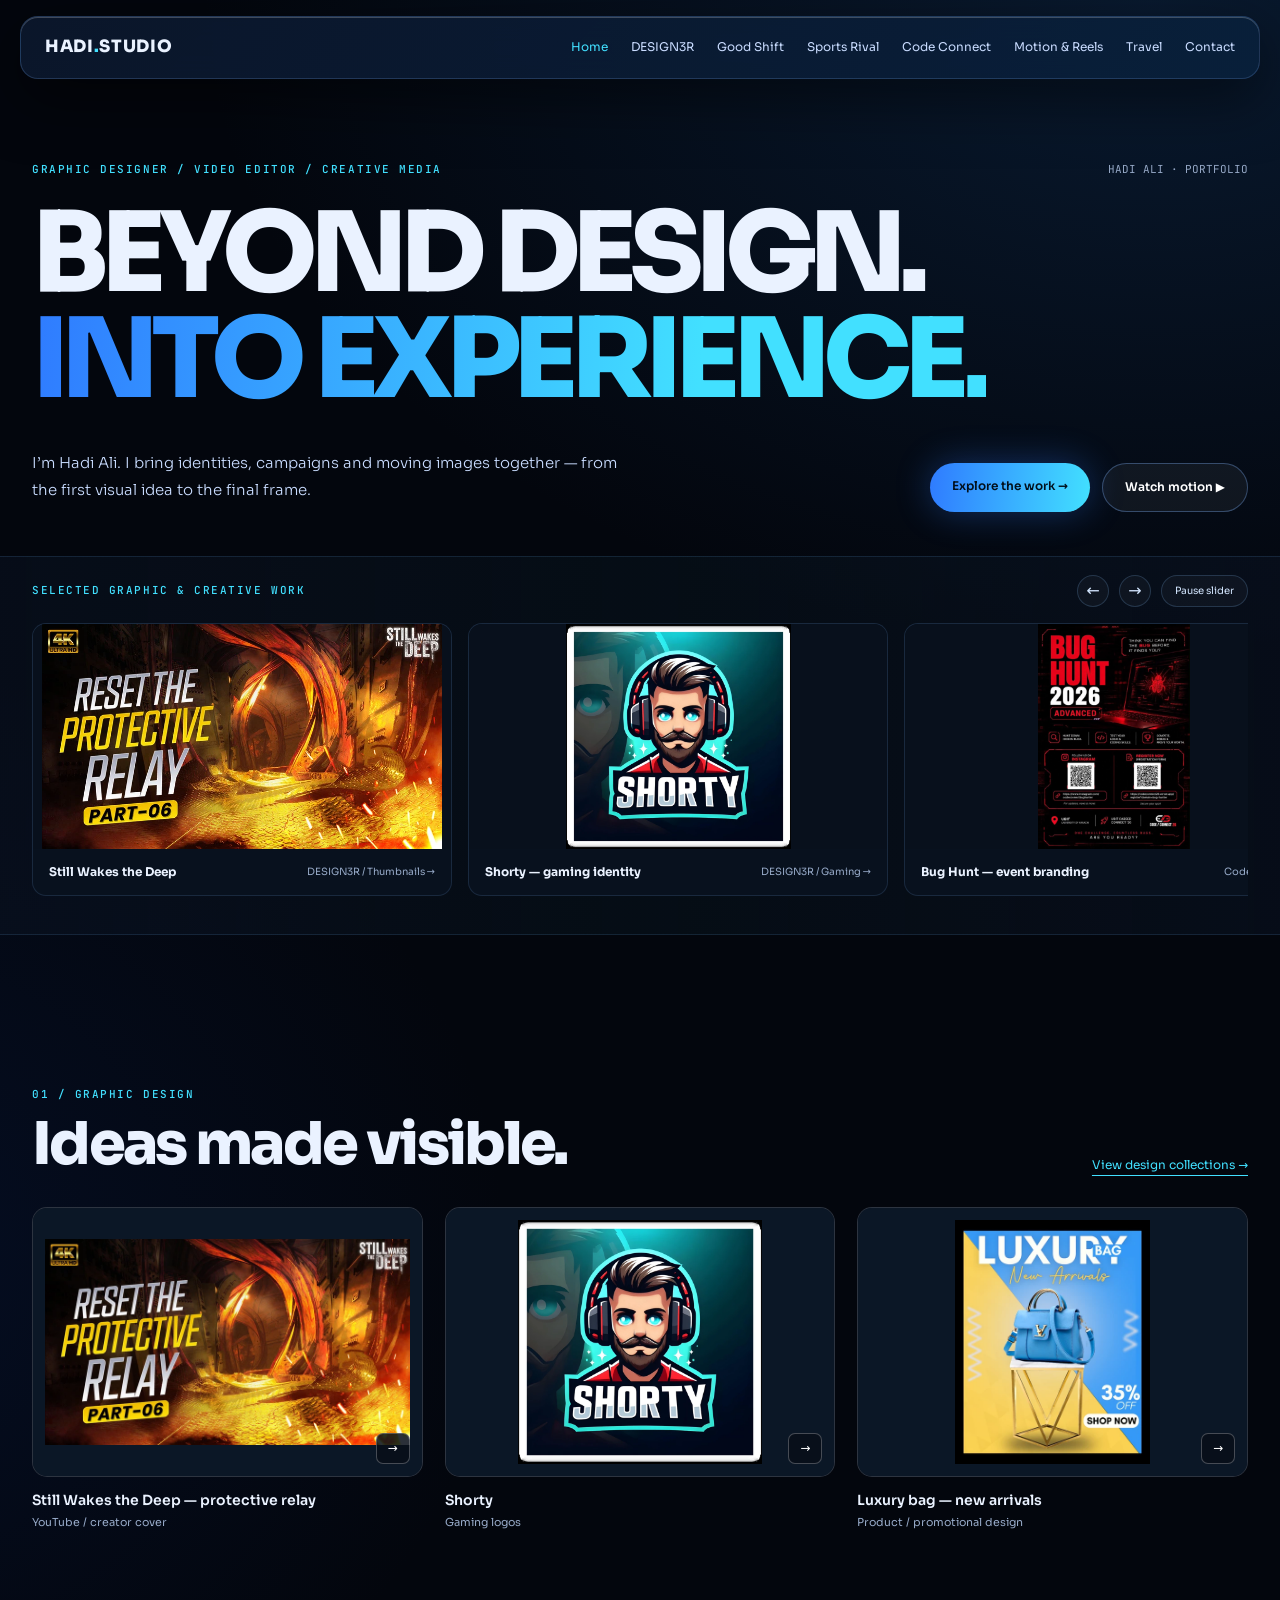
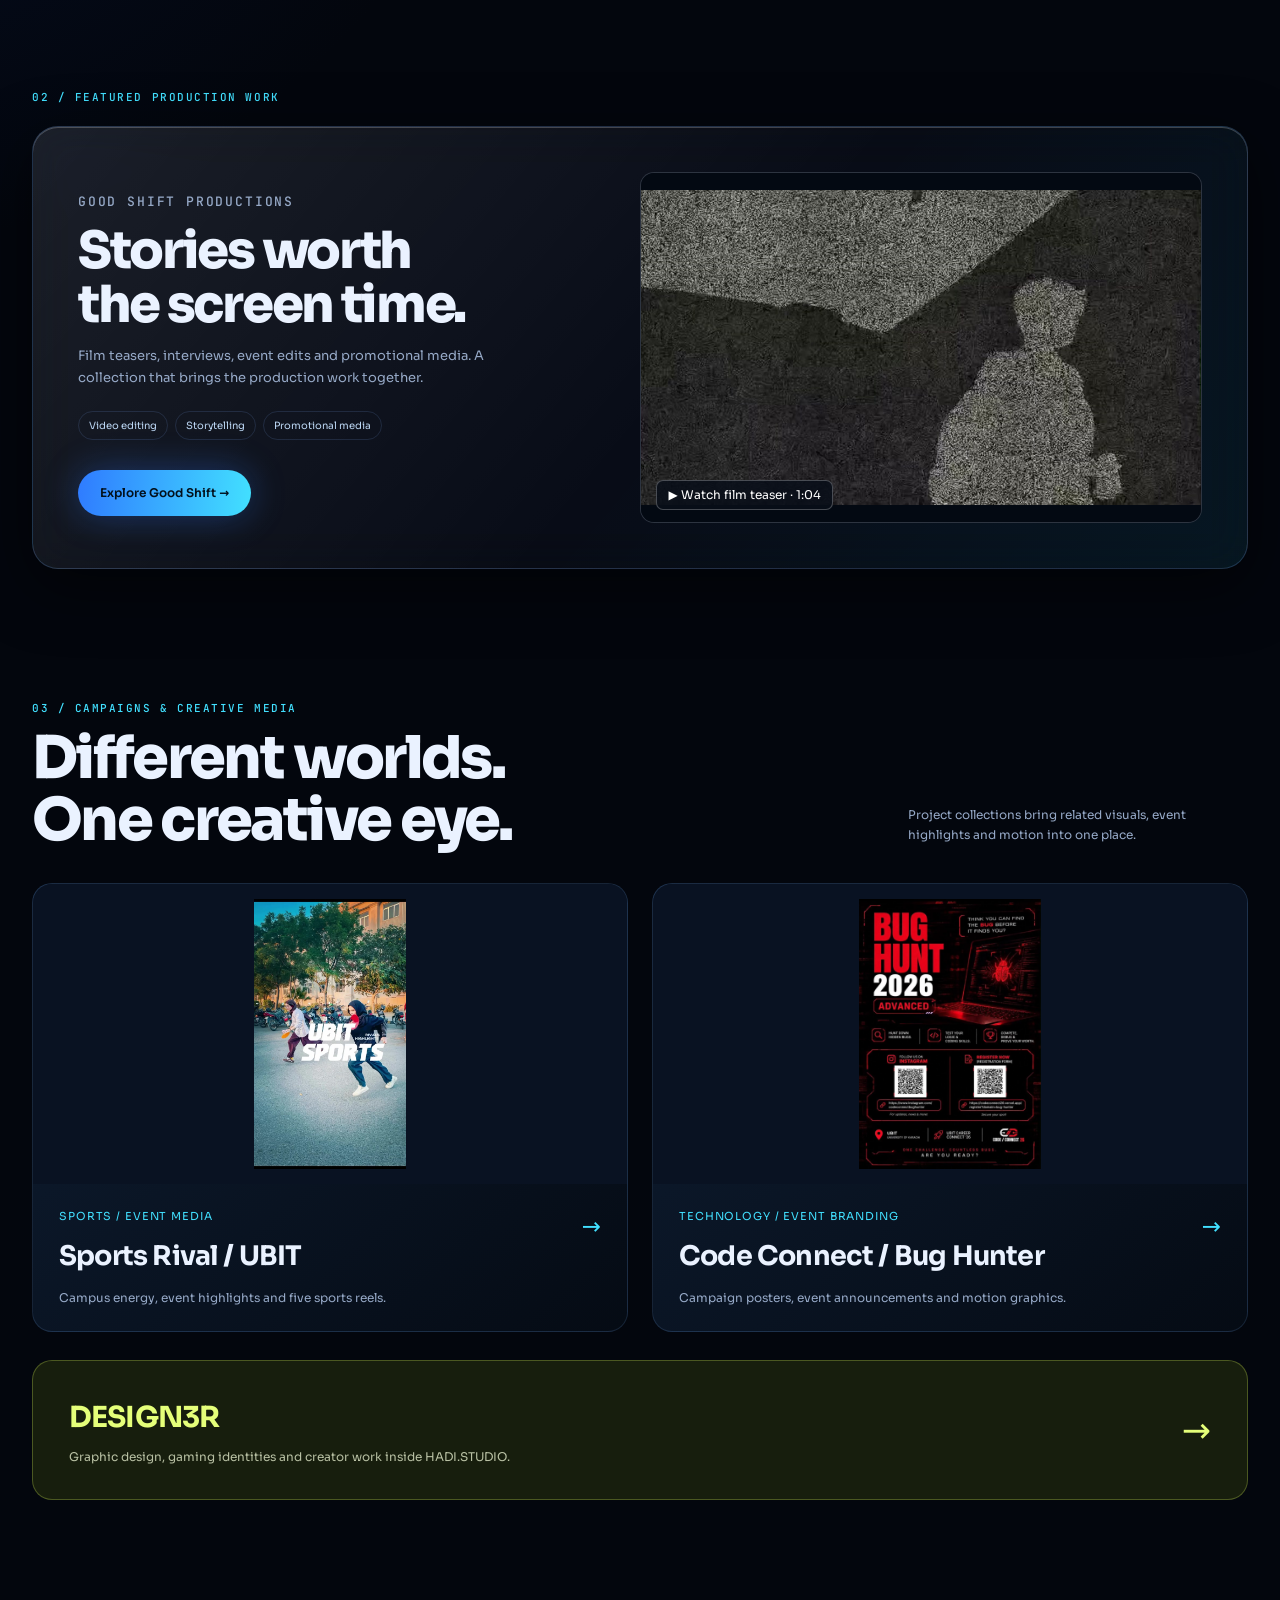
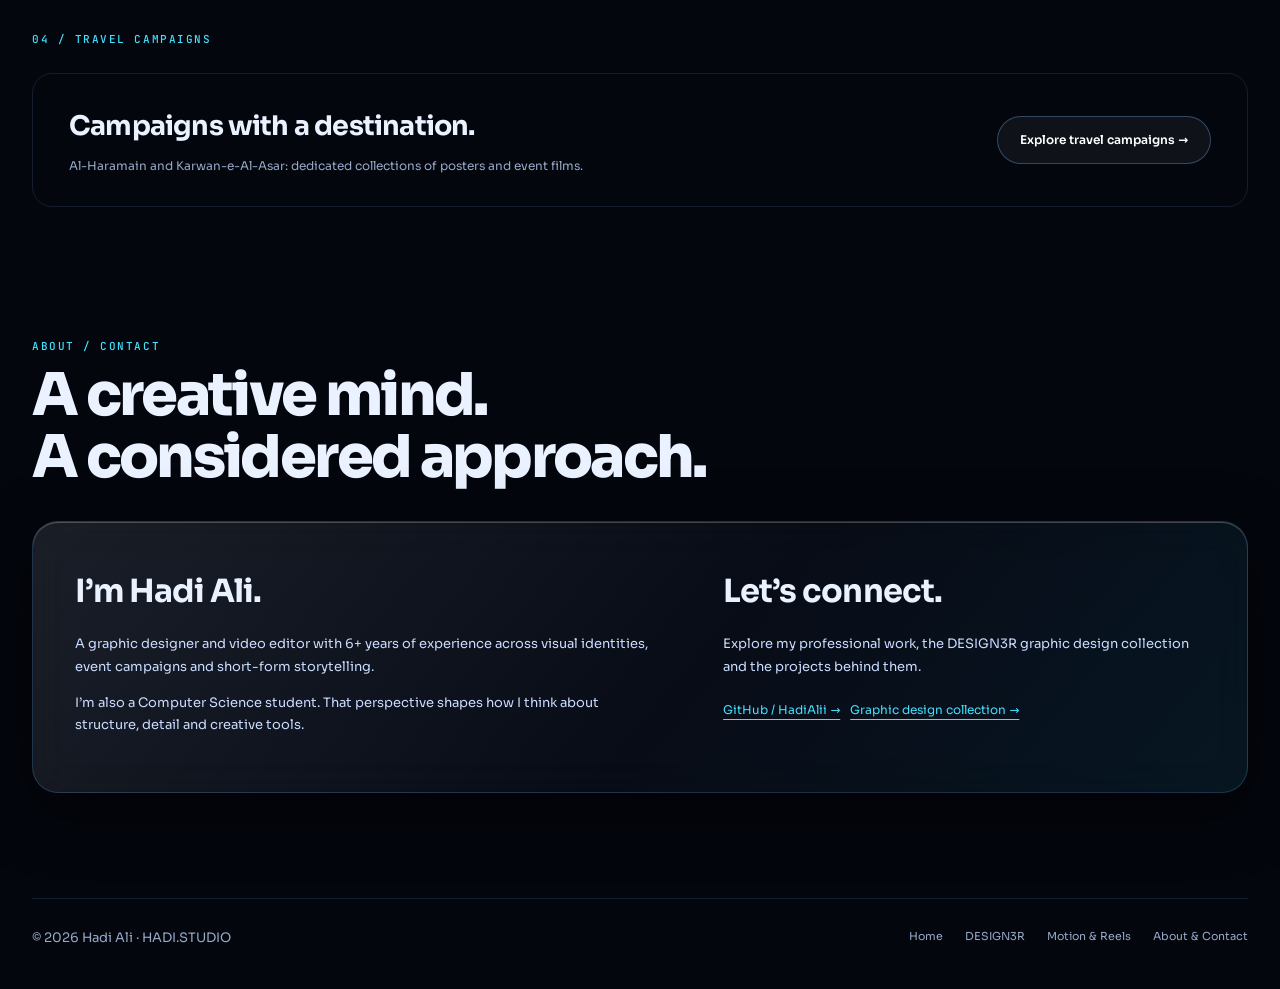
<file: index.html>
<!doctype html><html lang="en"><head><meta charset="utf-8"><meta name="viewport" content="width=device-width,initial-scale=1"><meta name="theme-color" content="#03060d"><title>Graphic Design, Video &amp; Creative Media — HADI.STUDIO</title><meta name="description" content="Hadi Ali’s professional portfolio: graphic design, video editing, Good Shift Productions, Sports Rival, Code Connect and selected campaigns."><link rel="canonical" href="https://hadialii.github.io/Hadi-Studio/"><meta property="og:type" content="website"><meta property="og:image" content="https://hadialii.github.io/Hadi-Studio/assets/artwork/reset-relay.webp"><meta property="og:title" content="Graphic Design, Video &amp; Creative Media — HADI.STUDIO"><meta property="og:description" content="Hadi Ali’s professional portfolio: graphic design, video editing, Good Shift Productions, Sports Rival, Code Connect and selected campaigns."><link rel="icon" href="assets/favicon.svg" type="image/svg+xml"><link rel="preconnect" href="https://fonts.googleapis.com"><link rel="preconnect" href="https://fonts.gstatic.com" crossorigin><link href="https://fonts.googleapis.com/css2?family=JetBrains+Mono:wght@400;500&family=Sora:wght@300;400;600;800&display=swap" rel="stylesheet"><link rel="stylesheet" href="css/style.css"><link rel="stylesheet" href="css/common.css"><link rel="stylesheet" href="css/portfolio.css"></head><body data-page="home"><a class="skip" href="#main">Skip to content</a><header class="bar glass"><a class="brand" href="index.html">HADI<span>.</span>STUDIO</a><button class="menu-toggle" aria-controls="main-nav" aria-expanded="false" type="button">Menu +</button><nav id="main-nav" aria-label="HADI.STUDIO navigation"><a href="index.html" class="active" aria-current="page">Home</a><a href="design3r.html">DESIGN3R</a><a href="good-shift.html">Good Shift</a><a href="sports-rival.html">Sports Rival</a><a href="code-connect.html">Code Connect</a><a href="motion-reels.html">Motion & Reels</a><a href="travel-campaigns.html">Travel</a><a href="index.html#about">Contact</a></nav></header><main id="main"><section class="hero" id="home"><div class="wrap"><div class="hero-topline"><p class="role">Graphic designer / Video editor / Creative media</p><span class="index-label">HADI ALI · PORTFOLIO</span></div><h1>BEYOND DESIGN.<br><em>INTO EXPERIENCE.</em></h1><div class="hero-row"><p class="intro">I’m Hadi Ali. I bring identities, campaigns and moving images together — from the first visual idea to the final frame.</p><p class="cta"><a class="btn" href="design3r.html">Explore the work →</a><a class="btn ghost" href="motion-reels.html">Watch motion ▶︎</a></p></div></div><div class="selected-strip"><div class="strip-top wrap"><span class="eyebrow">Selected graphic & creative work</span><div class="strip-controls"><button id="slider-prev" aria-label="Previous selected project" type="button">←</button><button id="slider-next" aria-label="Next selected project" type="button">→</button><button id="pause-slider" class="pause-slider" aria-pressed="false" type="button">Pause slider</button></div></div><div class="hero-slider wrap" id="hero-slider" tabindex="0" aria-label="Selected project slider"><a class="hero-slide" href="design3r-gallery.html?category=thumbnails"><img class="slide-image" src="assets/previews/reset-relay.webp" alt="Still Wakes the Deep" width="768" height="432" loading="eager"><div class="slide-caption"><strong>Still Wakes the Deep</strong><span>DESIGN3R / Thumbnails →</span></div></a><a class="hero-slide" href="design3r-gallery.html?category=gaming-logos"><img class="slide-image" src="assets/previews/shorty.webp" alt="Shorty — gaming identity" width="768" height="432" loading="eager"><div class="slide-caption"><strong>Shorty — gaming identity</strong><span>DESIGN3R / Gaming →</span></div></a><a class="hero-slide" href="code-connect.html"><img class="slide-image" src="assets/artwork/code-connect/366d4147-4ea9-4e4f-9584-c98303299f74.webp" alt="Bug Hunt — event branding" width="768" height="432" loading="lazy"><div class="slide-caption"><strong>Bug Hunt — event branding</strong><span>Code Connect →</span></div></a><a class="hero-slide" href="good-shift.html"><img class="slide-image" src="assets/previews/good-shift-11.jpg" alt="Main Noor Hoon — film teaser" width="768" height="432" loading="lazy"><div class="slide-caption"><strong>Main Noor Hoon — film teaser</strong><span>Good Shift Productions →</span></div></a><a class="hero-slide" href="sports-rival.html"><img class="slide-image" src="assets/previews/sports-rival-02.jpg" alt="Sports week — creative media" width="768" height="432" loading="lazy"><div class="slide-caption"><strong>Sports week — creative media</strong><span>Sports Rival / UBIT →</span></div></a><a class="hero-slide" href="design3r-gallery.html?category=thumbnails"><img class="slide-image" src="assets/previews/ovis-spawns.webp" alt="ARK — Ovis spawns" width="768" height="432" loading="lazy"><div class="slide-caption"><strong>ARK — Ovis spawns</strong><span>DESIGN3R / Thumbnails →</span></div></a><a class="hero-slide" href="design3r-gallery.html?category=thumbnails"><img class="slide-image" src="assets/previews/knight-of-freedom.webp" alt="Operation Knight of Freedom" width="768" height="432" loading="lazy"><div class="slide-caption"><strong>Operation Knight of Freedom</strong><span>DESIGN3R / Thumbnails →</span></div></a></div></div></section>
<section class="sec wrap" id="work"><div class="section-head"><div><p class="eyebrow">01 / Graphic design</p><h2>Ideas made visible.</h2></div><a class="text-link" href="design3r.html">View design collections →</a></div><div class="home-gallery" id="selected-graphics"></div></section>
<section class="sec wrap"><p class="eyebrow">02 / Featured production work</p><div class="feature-panel glass"><div><p class="eyebrow">Good Shift Productions</p><h2>Stories worth<br>the screen time.</h2><p>Film teasers, interviews, event edits and promotional media. A collection that brings the production work together.</p><div class="tags"><span>Video editing</span><span>Storytelling</span><span>Promotional media</span></div><a class="btn" href="good-shift.html">Explore Good Shift →</a></div><button class="feature-media media-open" id="good-shift-play" aria-label="Play Main Noor Hoon film teaser" type="button"><img src="assets/previews/good-shift-11.jpg" alt="Main Noor Hoon film teaser" width="1276" height="718" loading="lazy"><span class="media-mark">▶︎ Watch film teaser · 1:04</span></button></div></section>
<section class="sec wrap"><div class="section-head"><div><p class="eyebrow">03 / Campaigns & creative media</p><h2>Different worlds.<br>One creative eye.</h2></div><p class="lead">Project collections bring related visuals, event highlights and motion into one place.</p></div><div class="project-list"><a class="project-link" href="sports-rival.html"><img class="project-art" src="assets/previews/sports-rival-02.jpg" alt="UBIT sports event creative media" loading="lazy" width="720" height="1280"><div class="project-copy"><span class="project-arrow">→</span><p>SPORTS / EVENT MEDIA</p><h3>Sports Rival / UBIT</h3><span class="project-desc">Campus energy, event highlights and five sports reels.</span></div></a><a class="project-link" href="code-connect.html"><img class="project-art" src="assets/artwork/code-connect/366d4147-4ea9-4e4f-9584-c98303299f74.webp" alt="Code Connect Bug Hunt campaign design" loading="lazy" width="860" height="1280"><div class="project-copy"><span class="project-arrow">→</span><p>TECHNOLOGY / EVENT BRANDING</p><h3>Code Connect / Bug Hunter</h3><span class="project-desc">Campaign posters, event announcements and motion graphics.</span></div></a></div><a class="design3r-link" href="design3r.html"><div><h3>DESIGN3R</h3><p>Graphic design, gaming identities and creator work inside HADI.STUDIO.</p></div><span class="arrow">→</span></a></section>
<section class="sec wrap"><p class="eyebrow">04 / Travel campaigns</p><div class="travel-teaser"><div><h3>Campaigns with a destination.</h3><p>Al-Haramain and Karwan-e-Al-Asar: dedicated collections of posters and event films.</p></div><a class="btn ghost" href="travel-campaigns.html">Explore travel campaigns →</a></div></section>
<section class="sec wrap" id="about"><div class="section-head"><div><p class="eyebrow">About / Contact</p><h2>A creative mind.<br>A considered approach.</h2></div></div><div class="about glass"><div><h3>I’m Hadi Ali.</h3><p>A graphic designer and video editor with 6+ years of experience across visual identities, event campaigns and short-form storytelling.</p><p>I’m also a Computer Science student. That perspective shapes how I think about structure, detail and creative tools.</p></div><div><h3>Let’s connect.</h3><p>Explore my professional work, the DESIGN3R graphic design collection and the projects behind them.</p><div class="contact-list"><a href="https://github.com/HadiAlii" target="_blank" rel="noopener noreferrer">GitHub / HadiAlii →</a><a href="design3r.html#about">Graphic design collection →</a></div></div></div></section></main><footer class="wrap"><span>© <span id="year">2026</span> Hadi Ali · HADI.STUDIO</span><div class="footer-links"><a href="index.html">Home</a><a href="design3r.html">DESIGN3R</a><a href="motion-reels.html">Motion & Reels</a><a href="index.html#about">About & Contact</a></div></footer><dialog id="viewer" class="viewer" aria-labelledby="viewer-title"><button class="viewer-close" type="button" aria-label="Close media viewer">Close ×</button><button class="viewer-step" data-step="-1" type="button" aria-label="Previous artwork">‹</button><div class="viewer-stage"></div><button class="viewer-step" data-step="1" type="button" aria-label="Next artwork">›</button><div class="viewer-bottom"><div><h2 id="viewer-title">Artwork</h2><p class="viewer-credit"></p></div><span class="viewer-counter" aria-live="polite"></span></div></dialog><script src="js/data.js"></script><script src="js/ui.js"></script><script src="js/main.js"></script><noscript><p class="wrap">Please enable JavaScript to browse the interactive galleries and media viewer.</p></noscript></body></html>
</file>
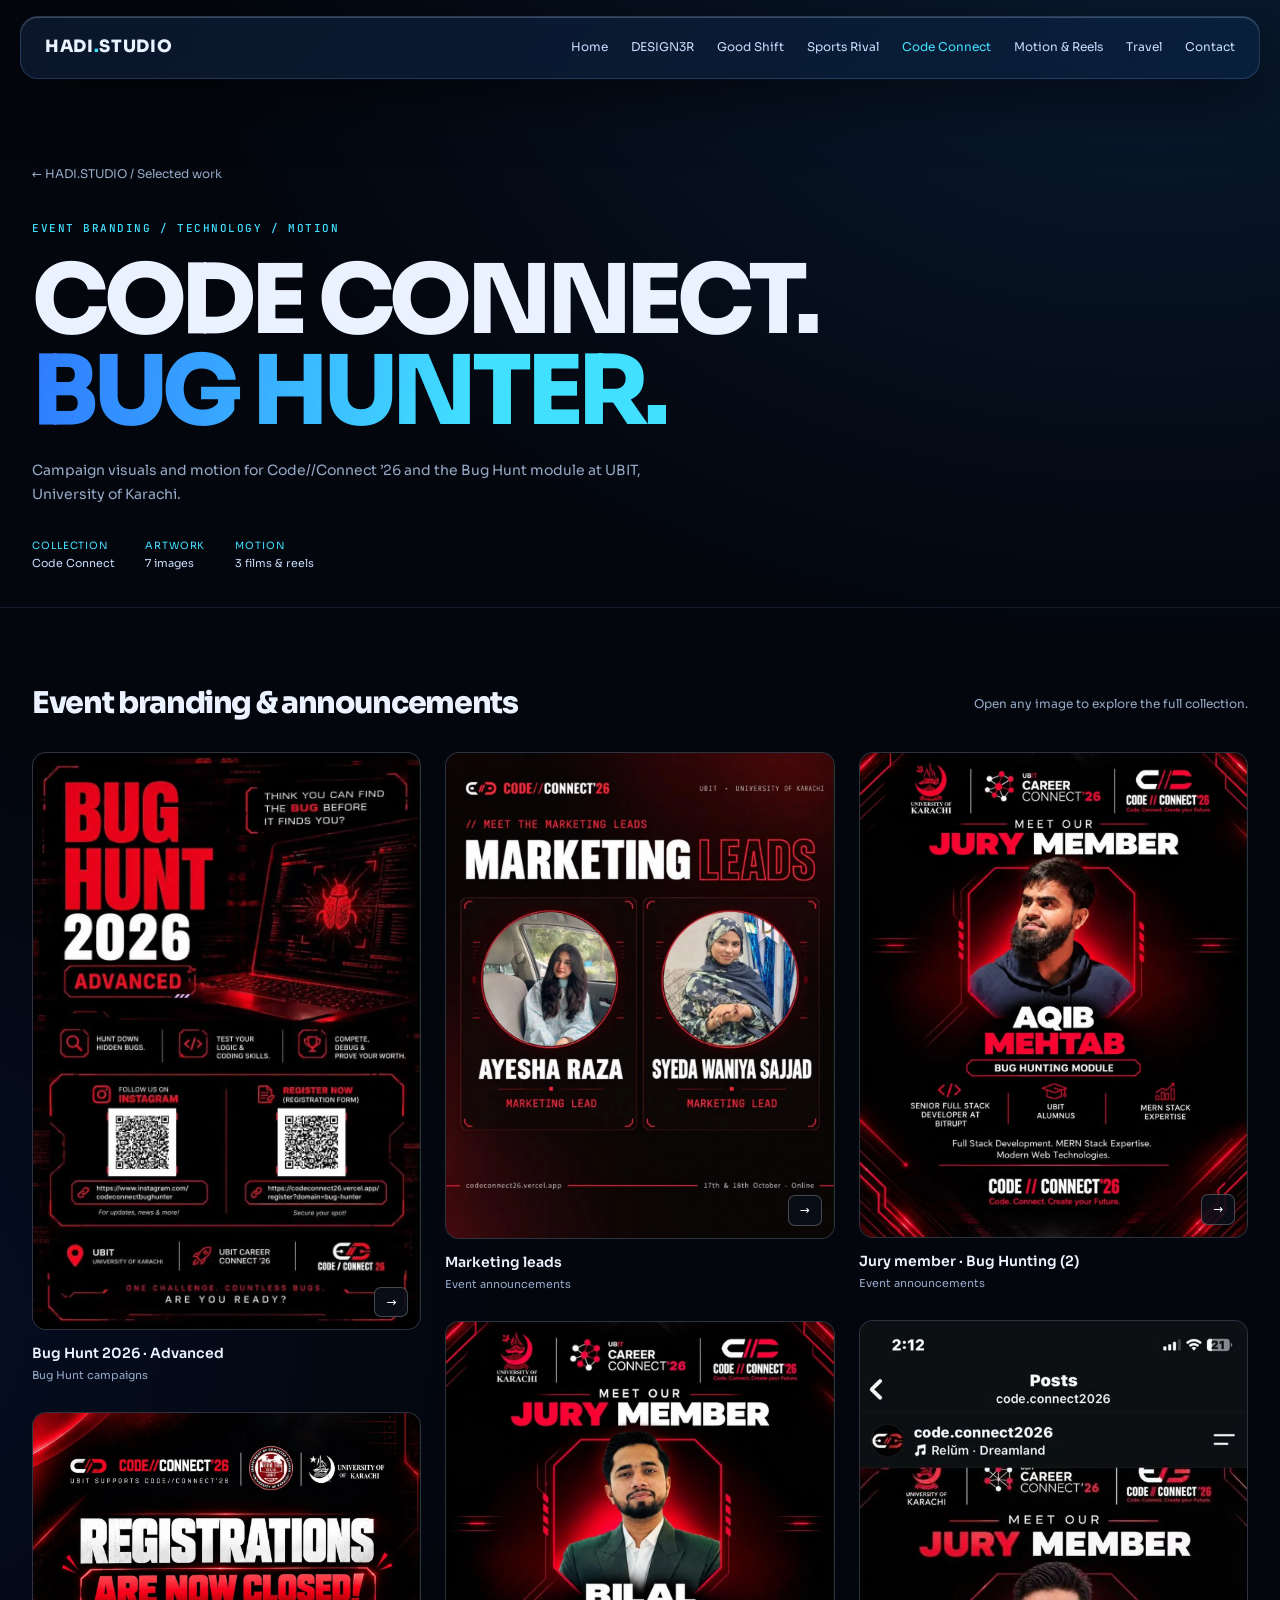
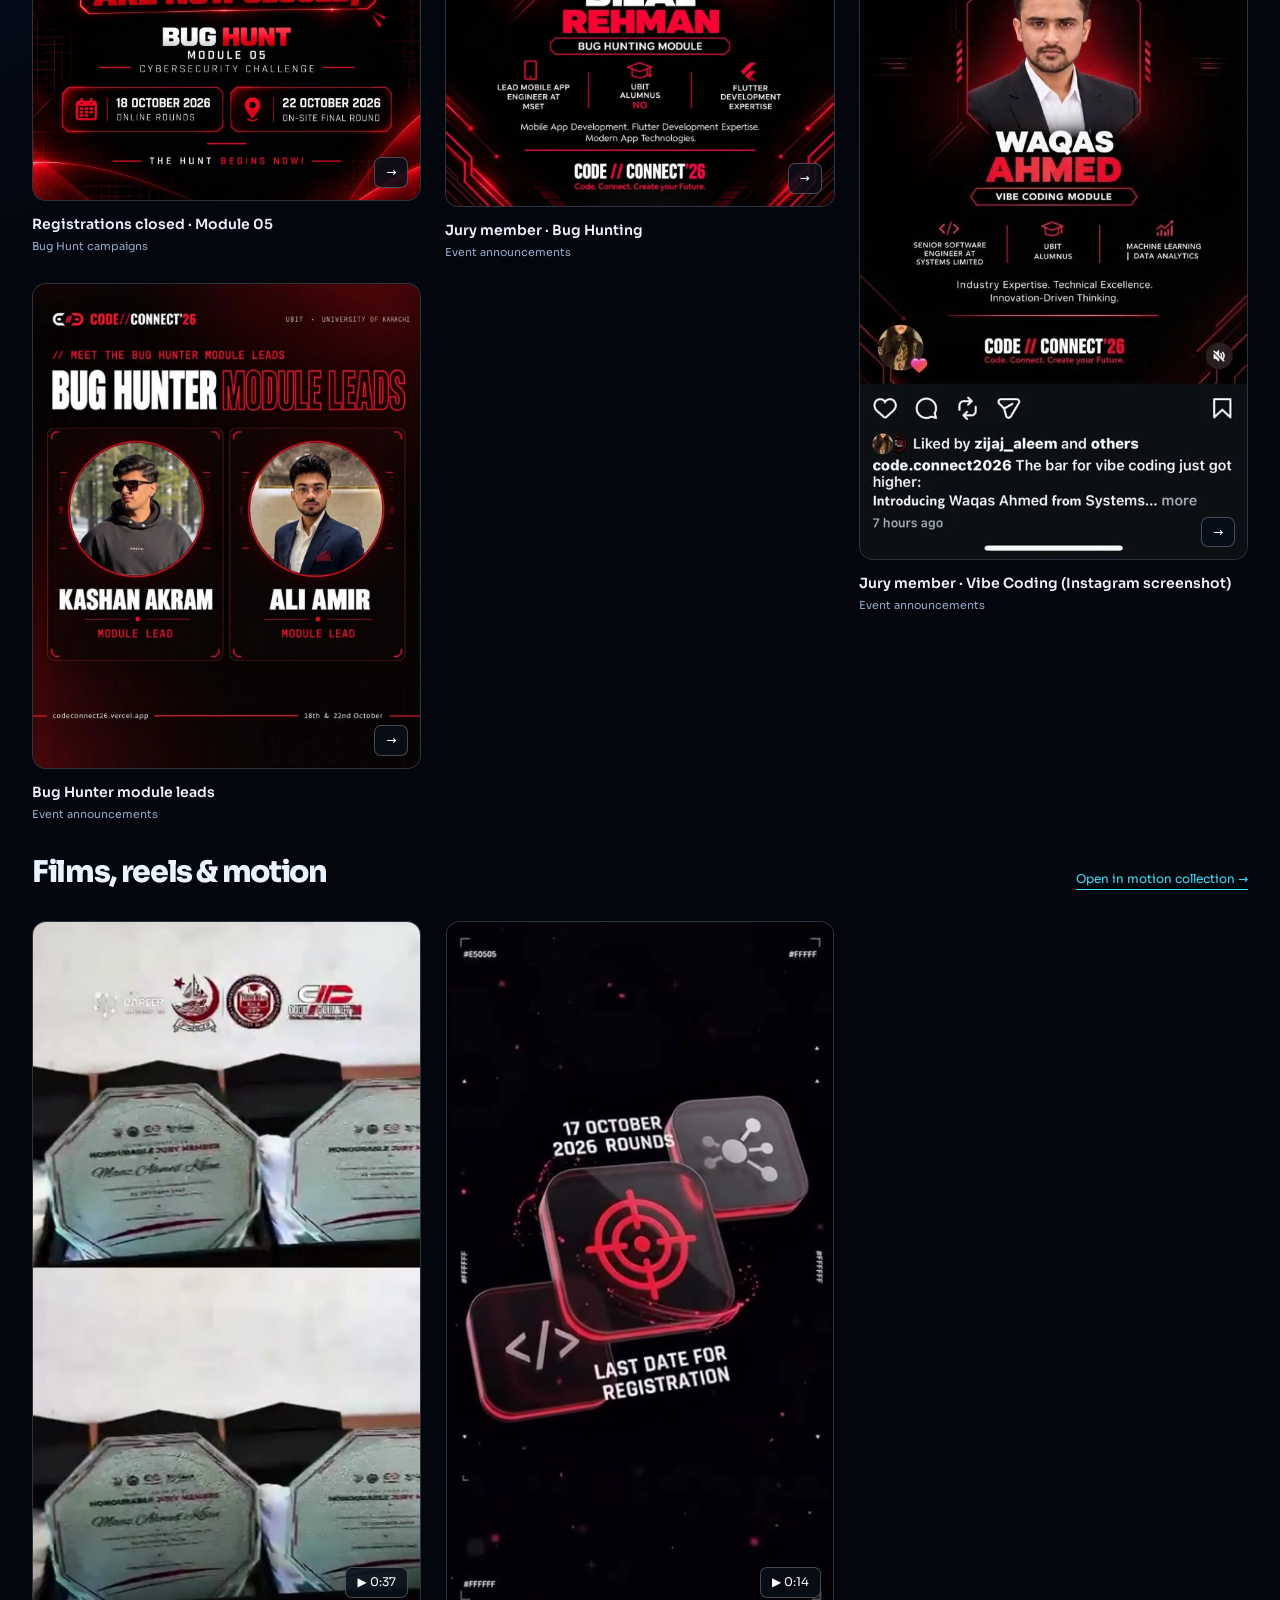
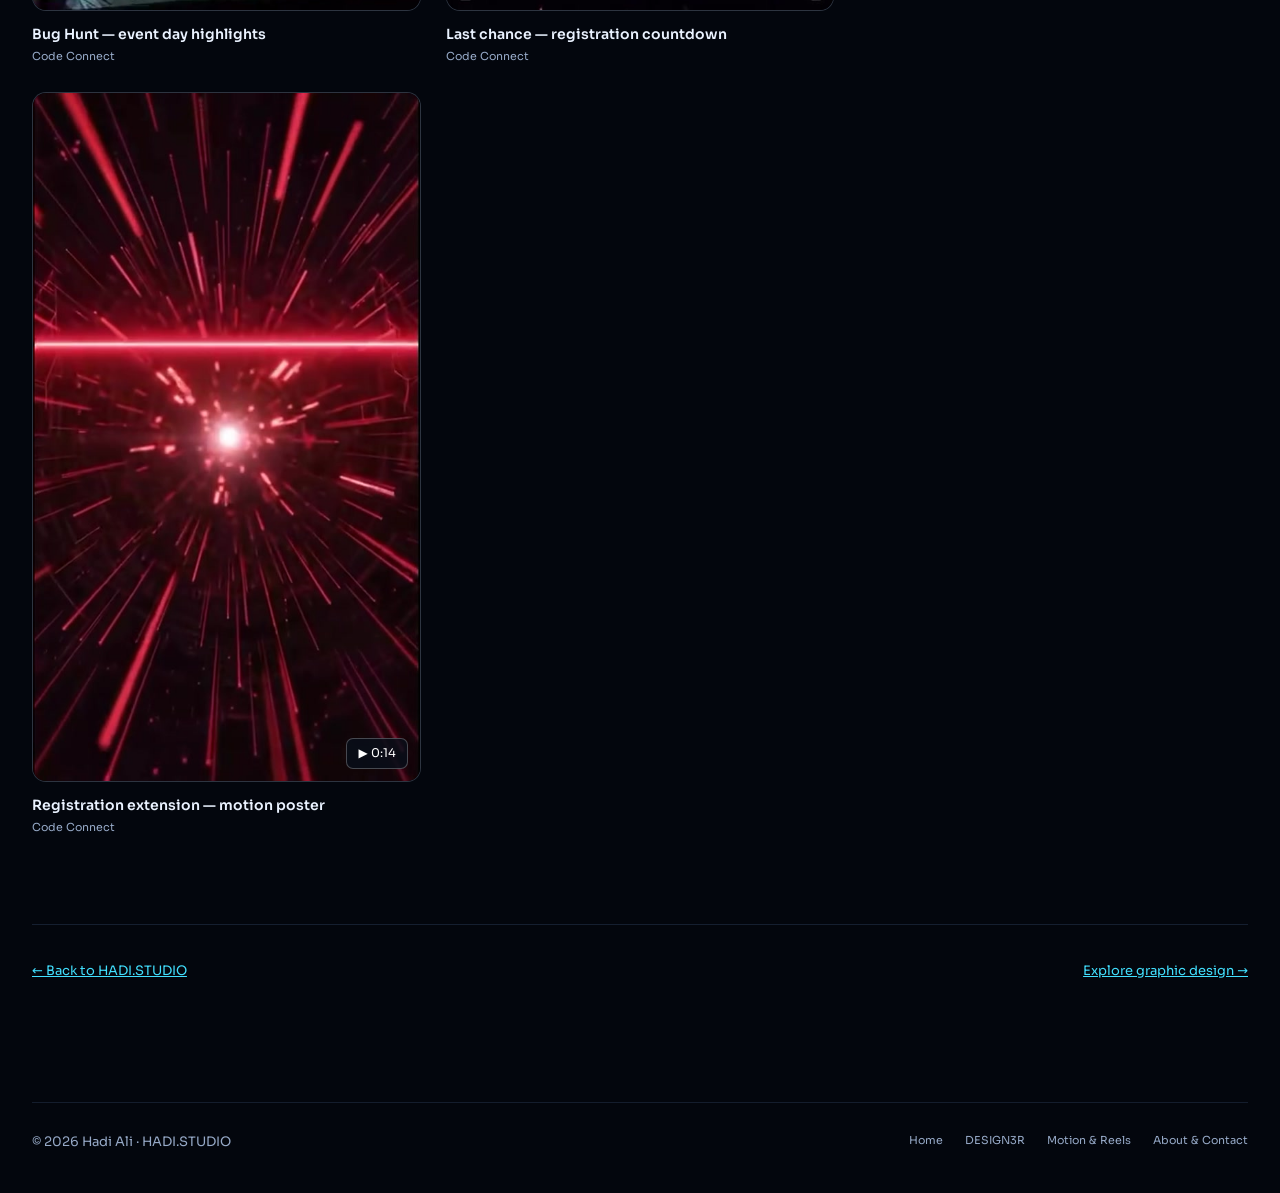
<file: code-connect.html>
<!doctype html><html lang="en"><head><meta charset="utf-8"><meta name="viewport" content="width=device-width,initial-scale=1"><meta name="theme-color" content="#03060d"><title>Code Connect — HADI.STUDIO</title><meta name="description" content="Campaign visuals and motion for Code//Connect ’26 and the Bug Hunt module at UBIT, University of Karachi."><meta property="og:title" content="Code Connect — HADI.STUDIO"><meta property="og:description" content="Campaign visuals and motion for Code//Connect ’26 and the Bug Hunt module at UBIT, University of Karachi."><link rel="icon" href="assets/favicon.svg" type="image/svg+xml"><link rel="preconnect" href="https://fonts.googleapis.com"><link rel="preconnect" href="https://fonts.gstatic.com" crossorigin><link href="https://fonts.googleapis.com/css2?family=JetBrains+Mono:wght@400;500&family=Sora:wght@300;400;600;800&display=swap" rel="stylesheet"><link rel="stylesheet" href="css/style.css"><link rel="stylesheet" href="css/common.css"><link rel="stylesheet" href="css/portfolio.css"></head><body data-page="code-connect"><a class="skip" href="#main">Skip to content</a><header class="bar glass"><a class="brand" href="index.html">HADI<span>.</span>STUDIO</a><button class="menu-toggle" aria-controls="main-nav" aria-expanded="false" type="button">Menu +</button><nav id="main-nav" aria-label="HADI.STUDIO navigation"><a href="index.html">Home</a><a href="design3r.html">DESIGN3R</a><a href="good-shift.html">Good Shift</a><a href="sports-rival.html">Sports Rival</a><a href="code-connect.html" class="active" aria-current="page">Code Connect</a><a href="motion-reels.html">Motion & Reels</a><a href="travel-campaigns.html">Travel</a><a href="index.html#about">Contact</a></nav></header><main id="main"><section class="page-intro"><div class="wrap"><a class="back-link" href="index.html">← HADI.STUDIO / Selected work</a><p class="eyebrow">Event branding / Technology / Motion</p><h1>CODE CONNECT.<br><em>BUG HUNTER.</em></h1><p class="lead">Campaign visuals and motion for Code//Connect ’26 and the Bug Hunt module at UBIT, University of Karachi.</p><div class="project-meta"><div><strong>Collection</strong>Code Connect</div><div><strong>Artwork</strong>7 images</div><div><strong>Motion</strong>3 films & reels</div></div></div></section><section class="content-section wrap"><div class="section-head"><h2>Event branding & announcements</h2><p class="lead">Open any image to explore the full collection.</p></div><div class="gallery-grid" id="project-images"></div><div class="section-head"><h2>Films, reels & motion</h2><a class="text-link" href="motion-reels.html?category=code-connect">Open in motion collection →</a></div><div class="video-grid" id="project-videos"></div></section><div class="page-bottom wrap"><a href="index.html">← Back to HADI.STUDIO</a><a href="design3r.html">Explore graphic design →</a></div></main><footer class="wrap"><span>© <span id="year">2026</span> Hadi Ali · HADI.STUDIO</span><div class="footer-links"><a href="index.html">Home</a><a href="design3r.html">DESIGN3R</a><a href="motion-reels.html">Motion & Reels</a><a href="index.html#about">About & Contact</a></div></footer><dialog id="viewer" class="viewer" aria-labelledby="viewer-title"><button class="viewer-close" type="button" aria-label="Close media viewer">Close ×</button><button class="viewer-step" data-step="-1" type="button" aria-label="Previous artwork">‹</button><div class="viewer-stage"></div><button class="viewer-step" data-step="1" type="button" aria-label="Next artwork">›</button><div class="viewer-bottom"><div><h2 id="viewer-title">Artwork</h2><p class="viewer-credit"></p></div><span class="viewer-counter" aria-live="polite"></span></div></dialog><script src="js/data.js"></script><script src="js/ui.js"></script><script src="js/main.js"></script><noscript><p class="wrap">Please enable JavaScript to browse the interactive galleries and media viewer.</p></noscript></body></html>
</file>
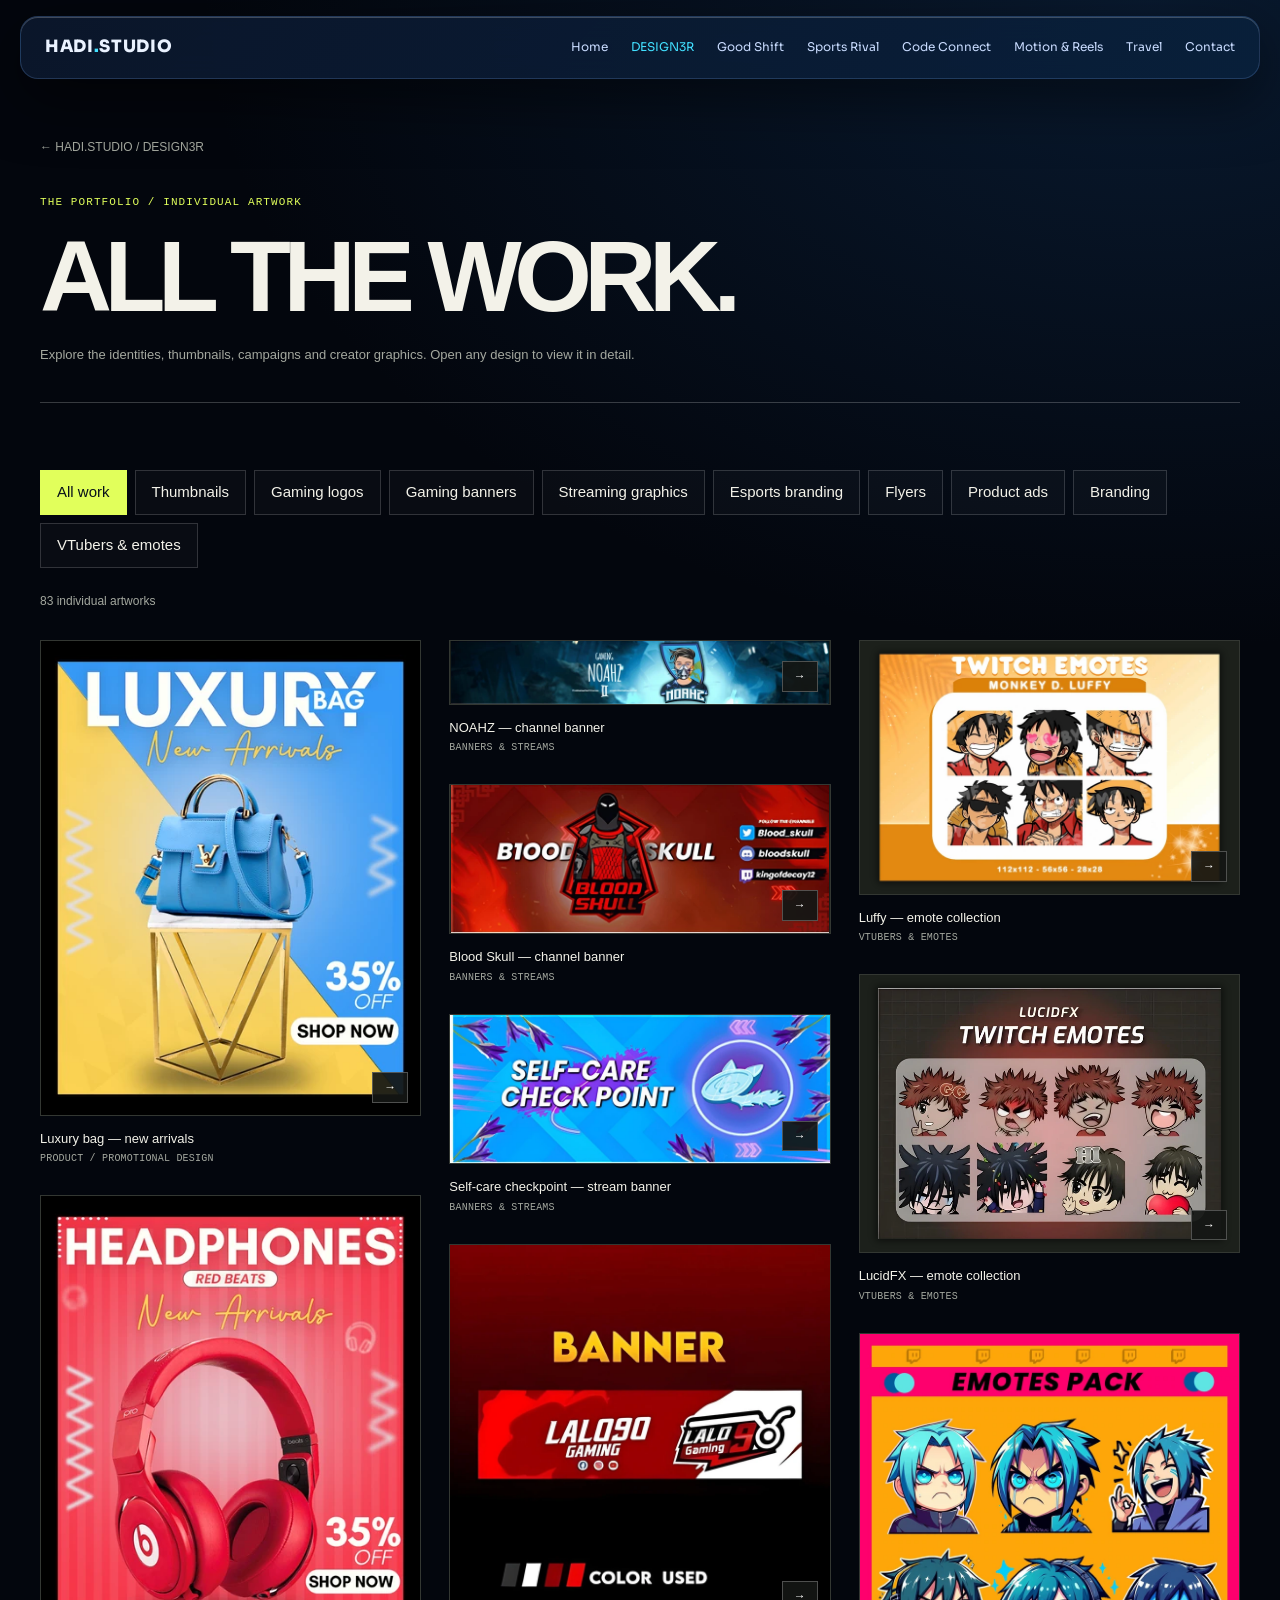
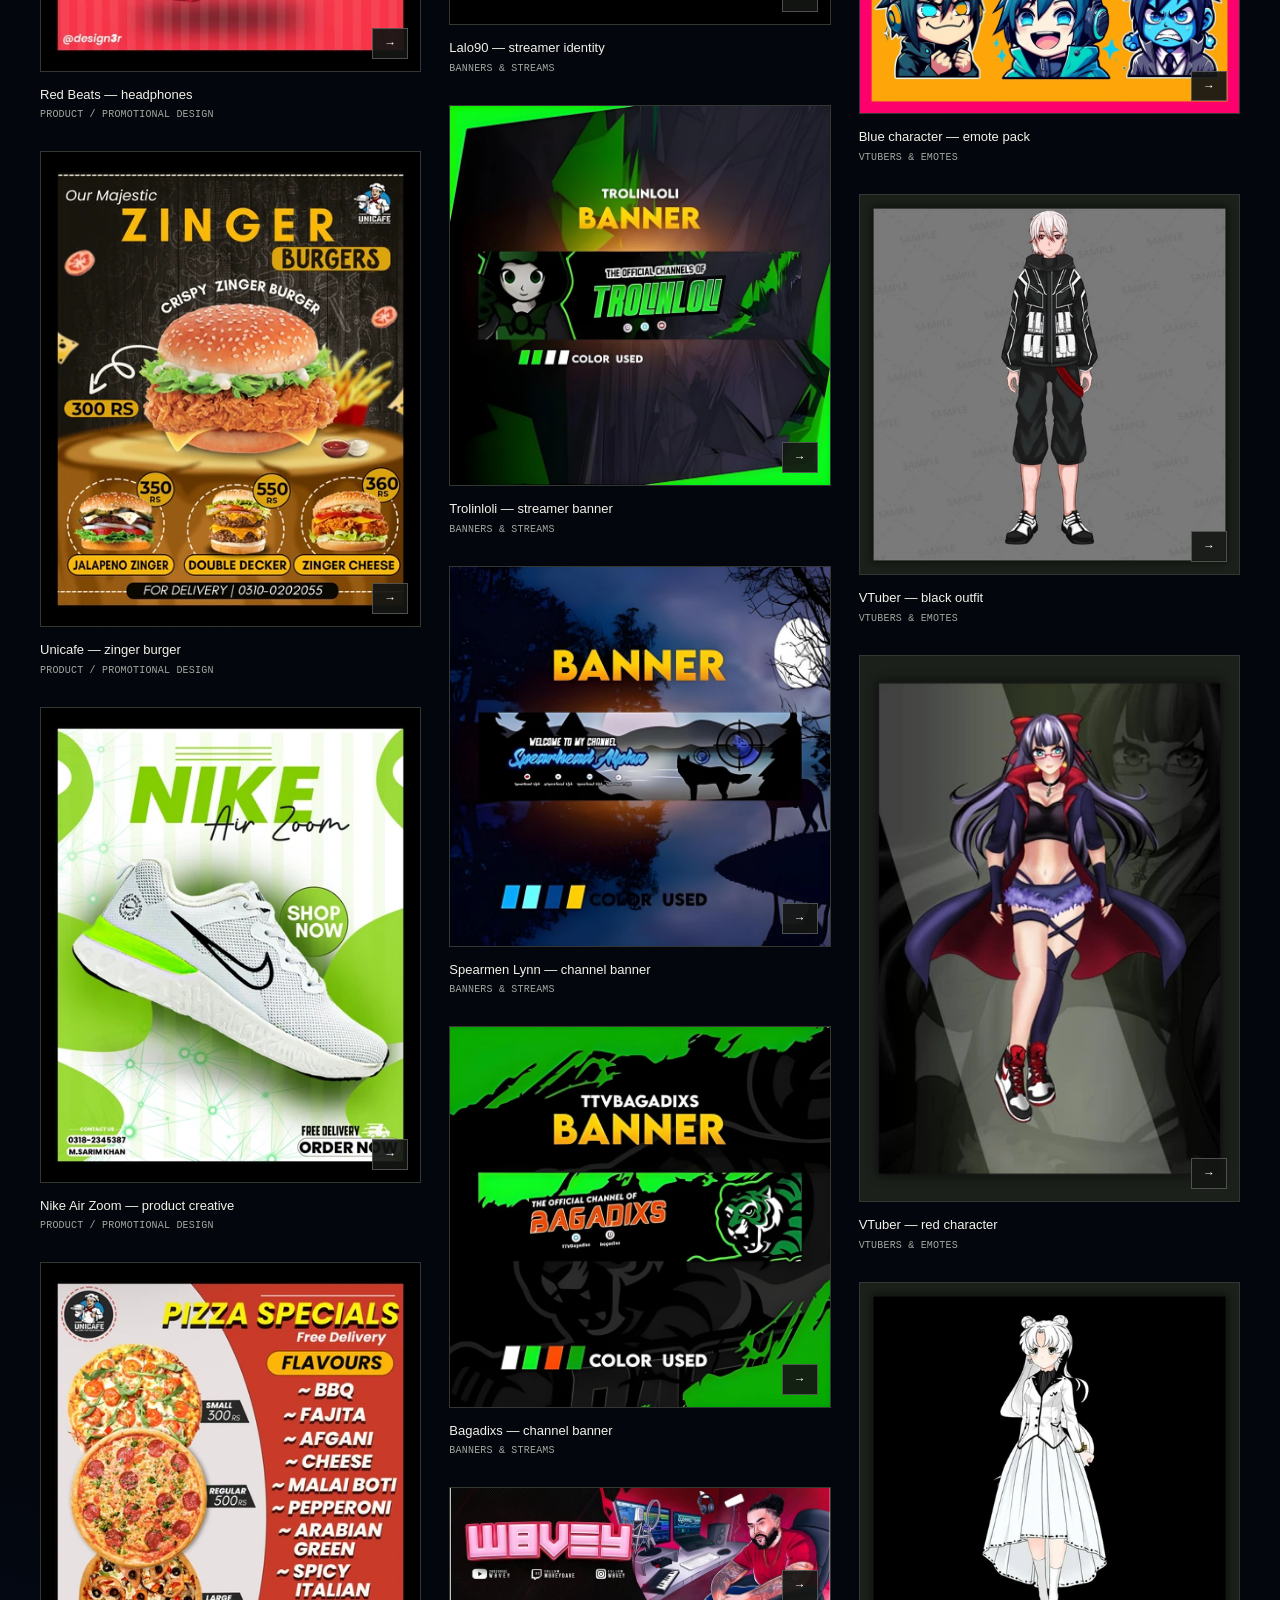
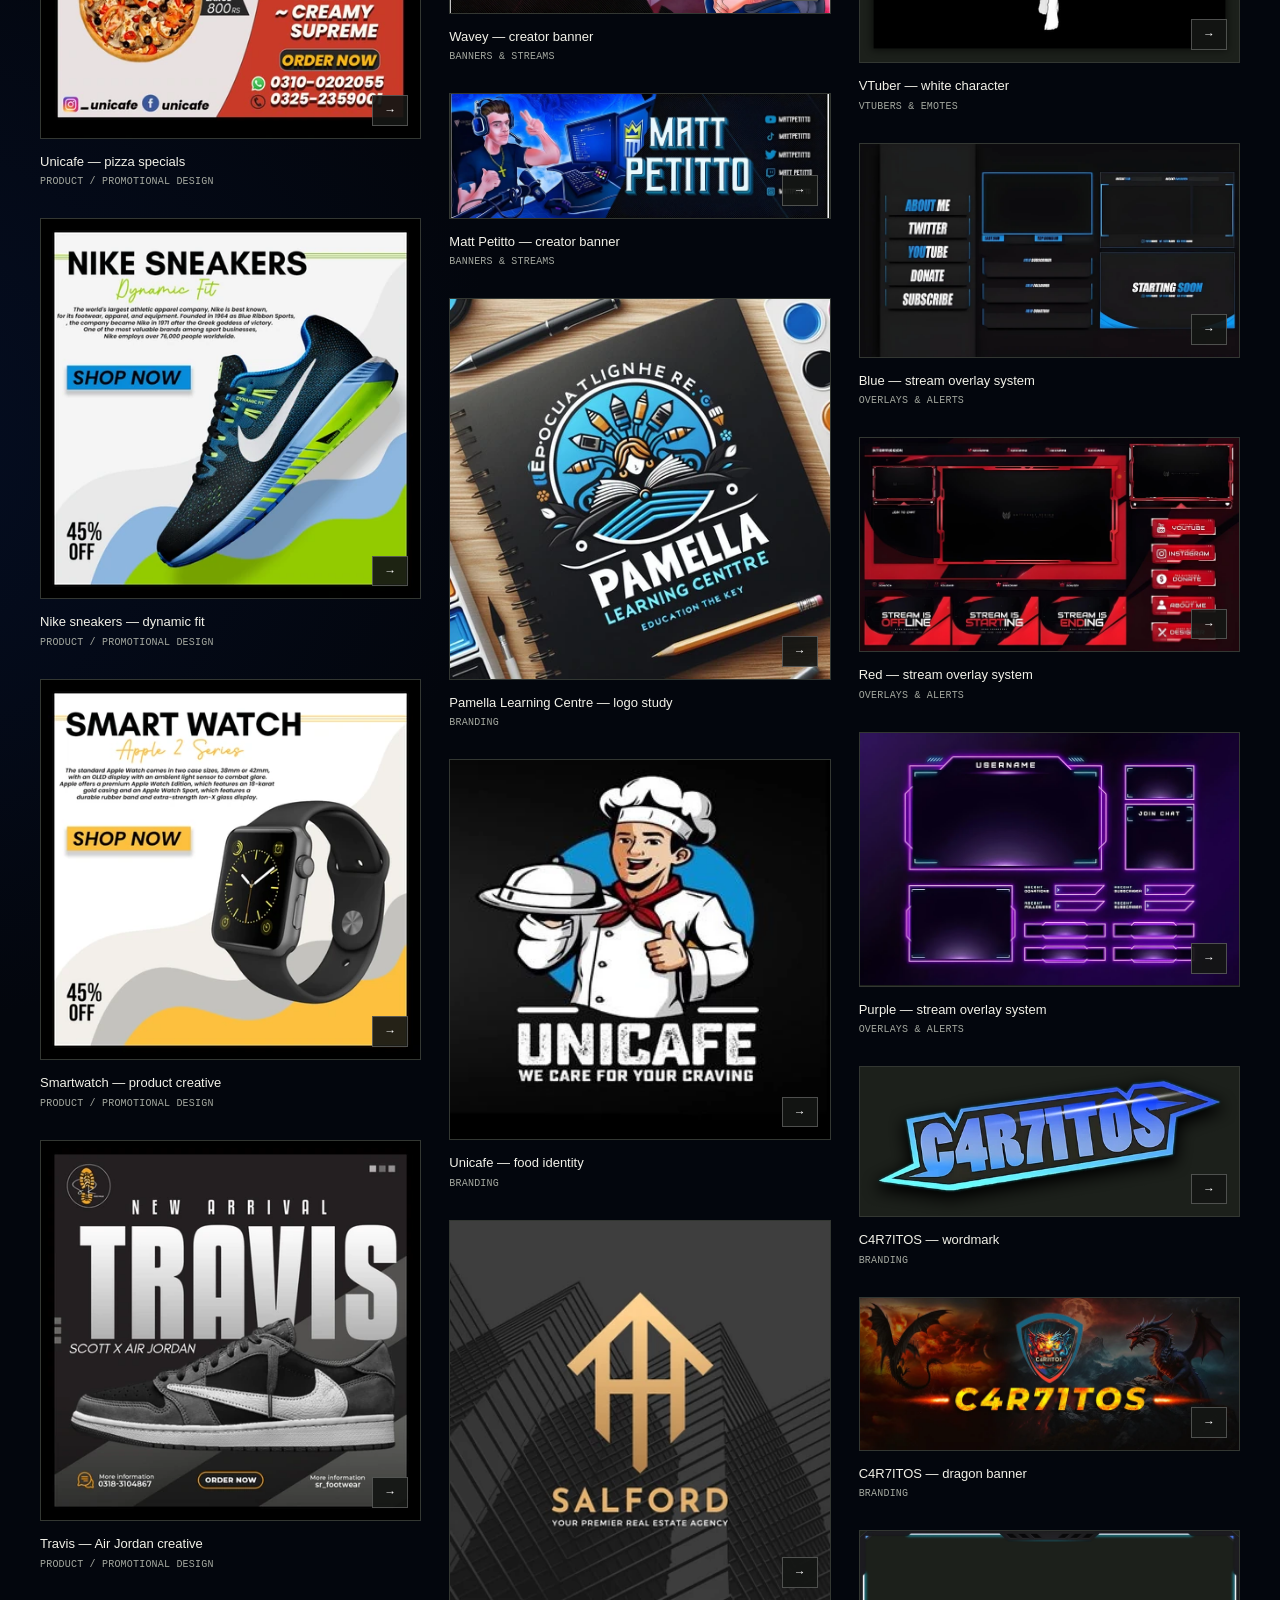
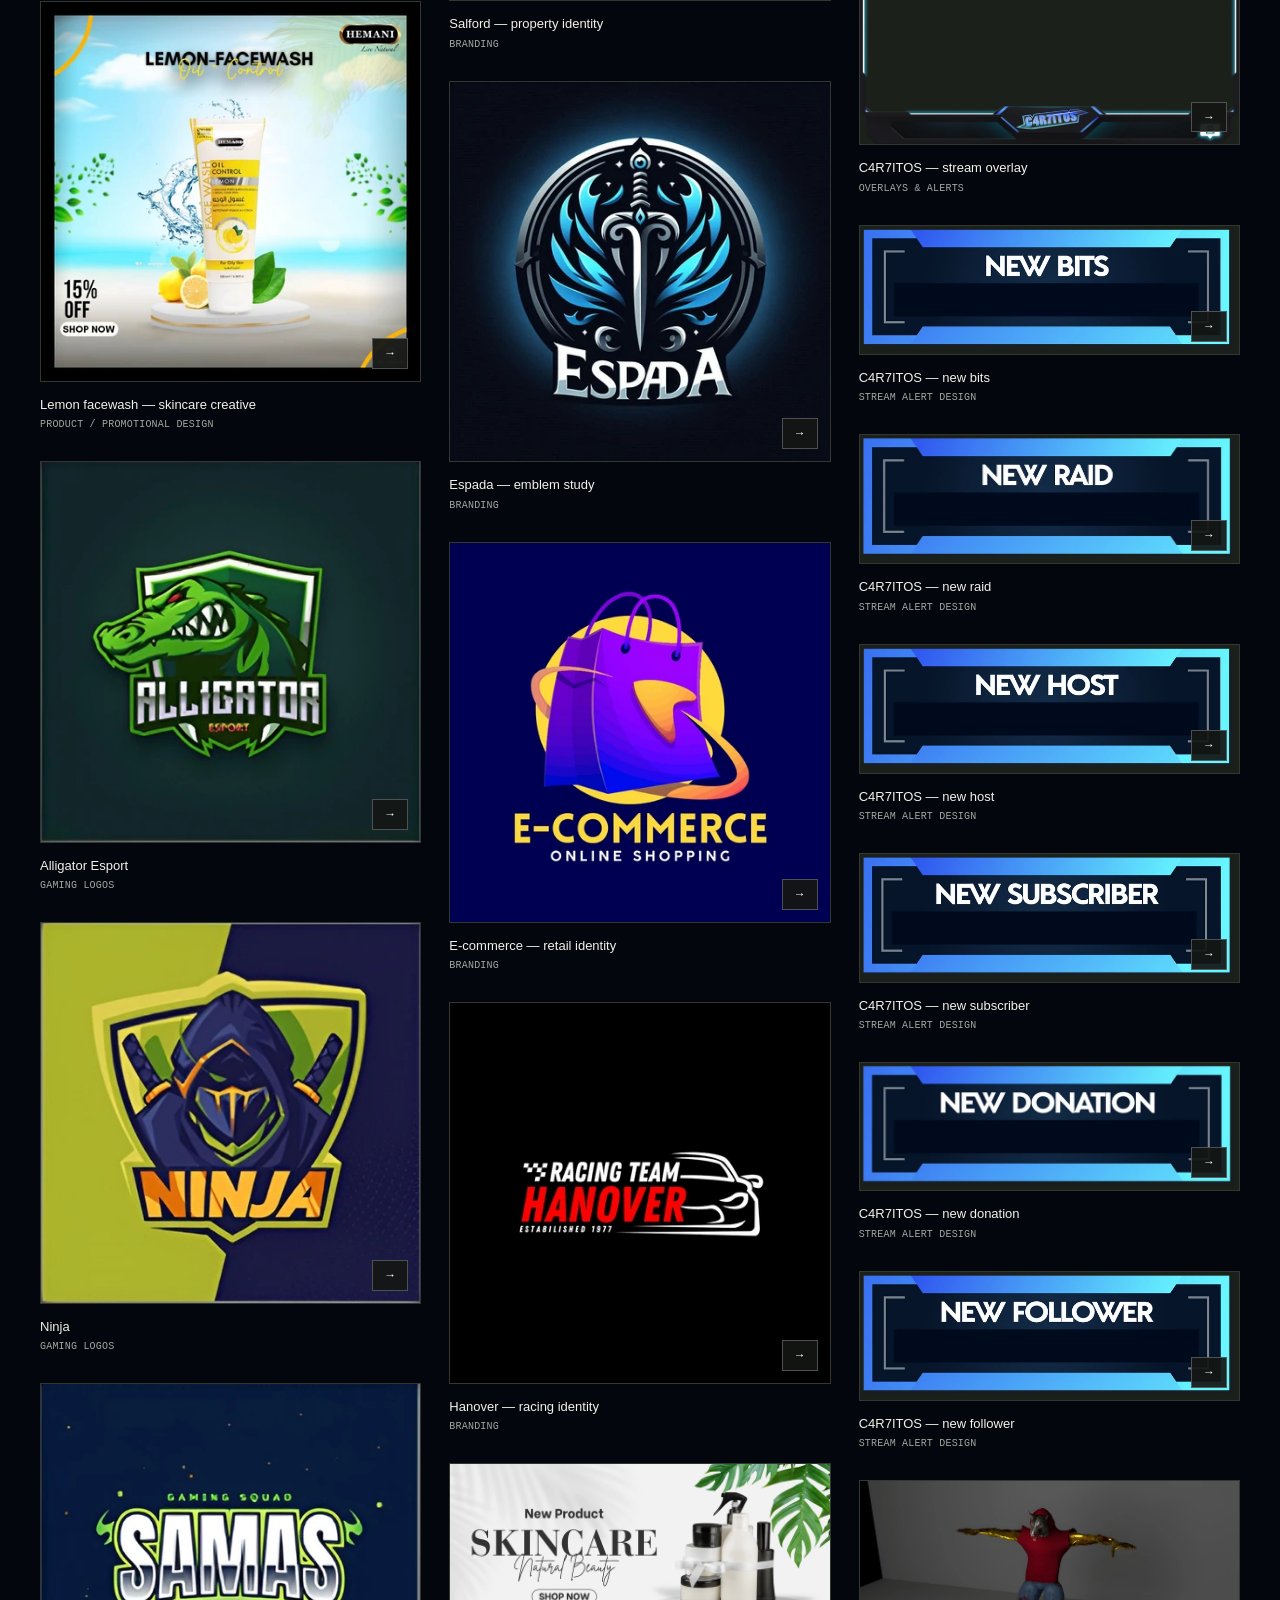
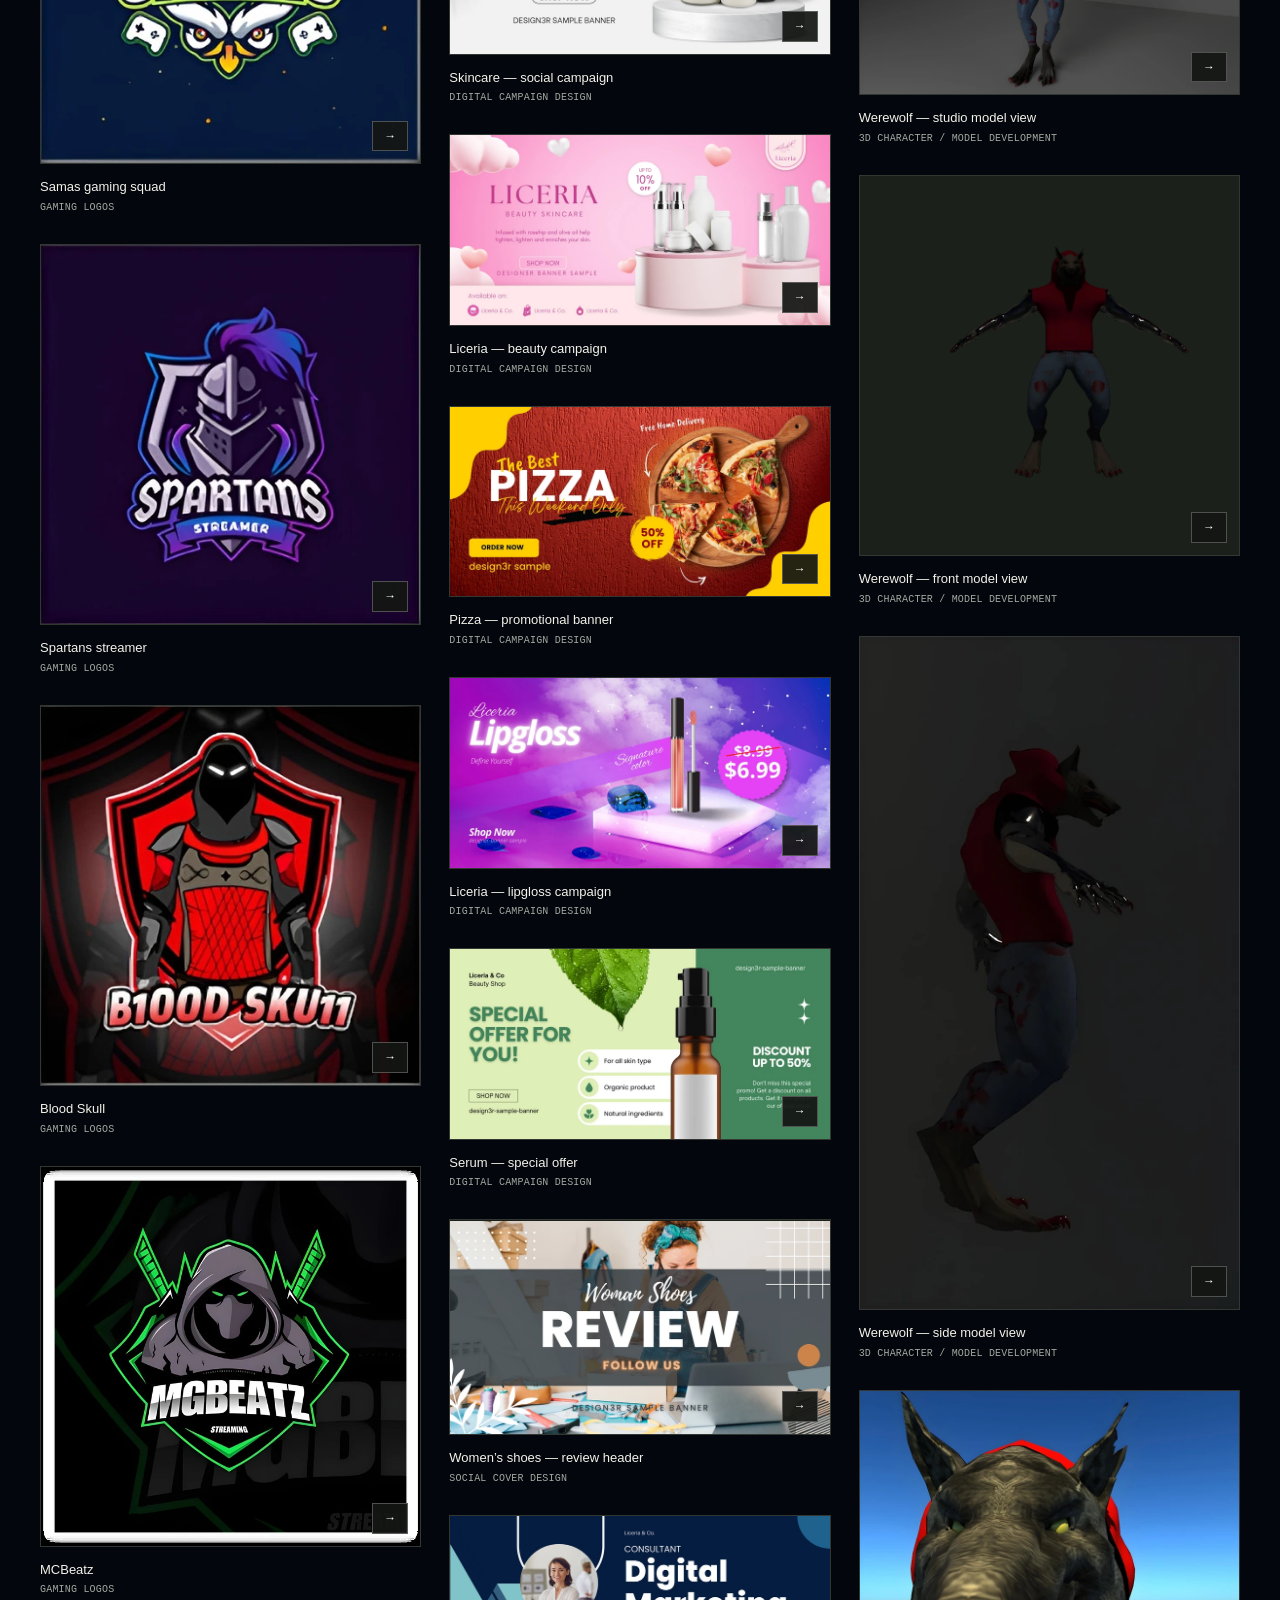
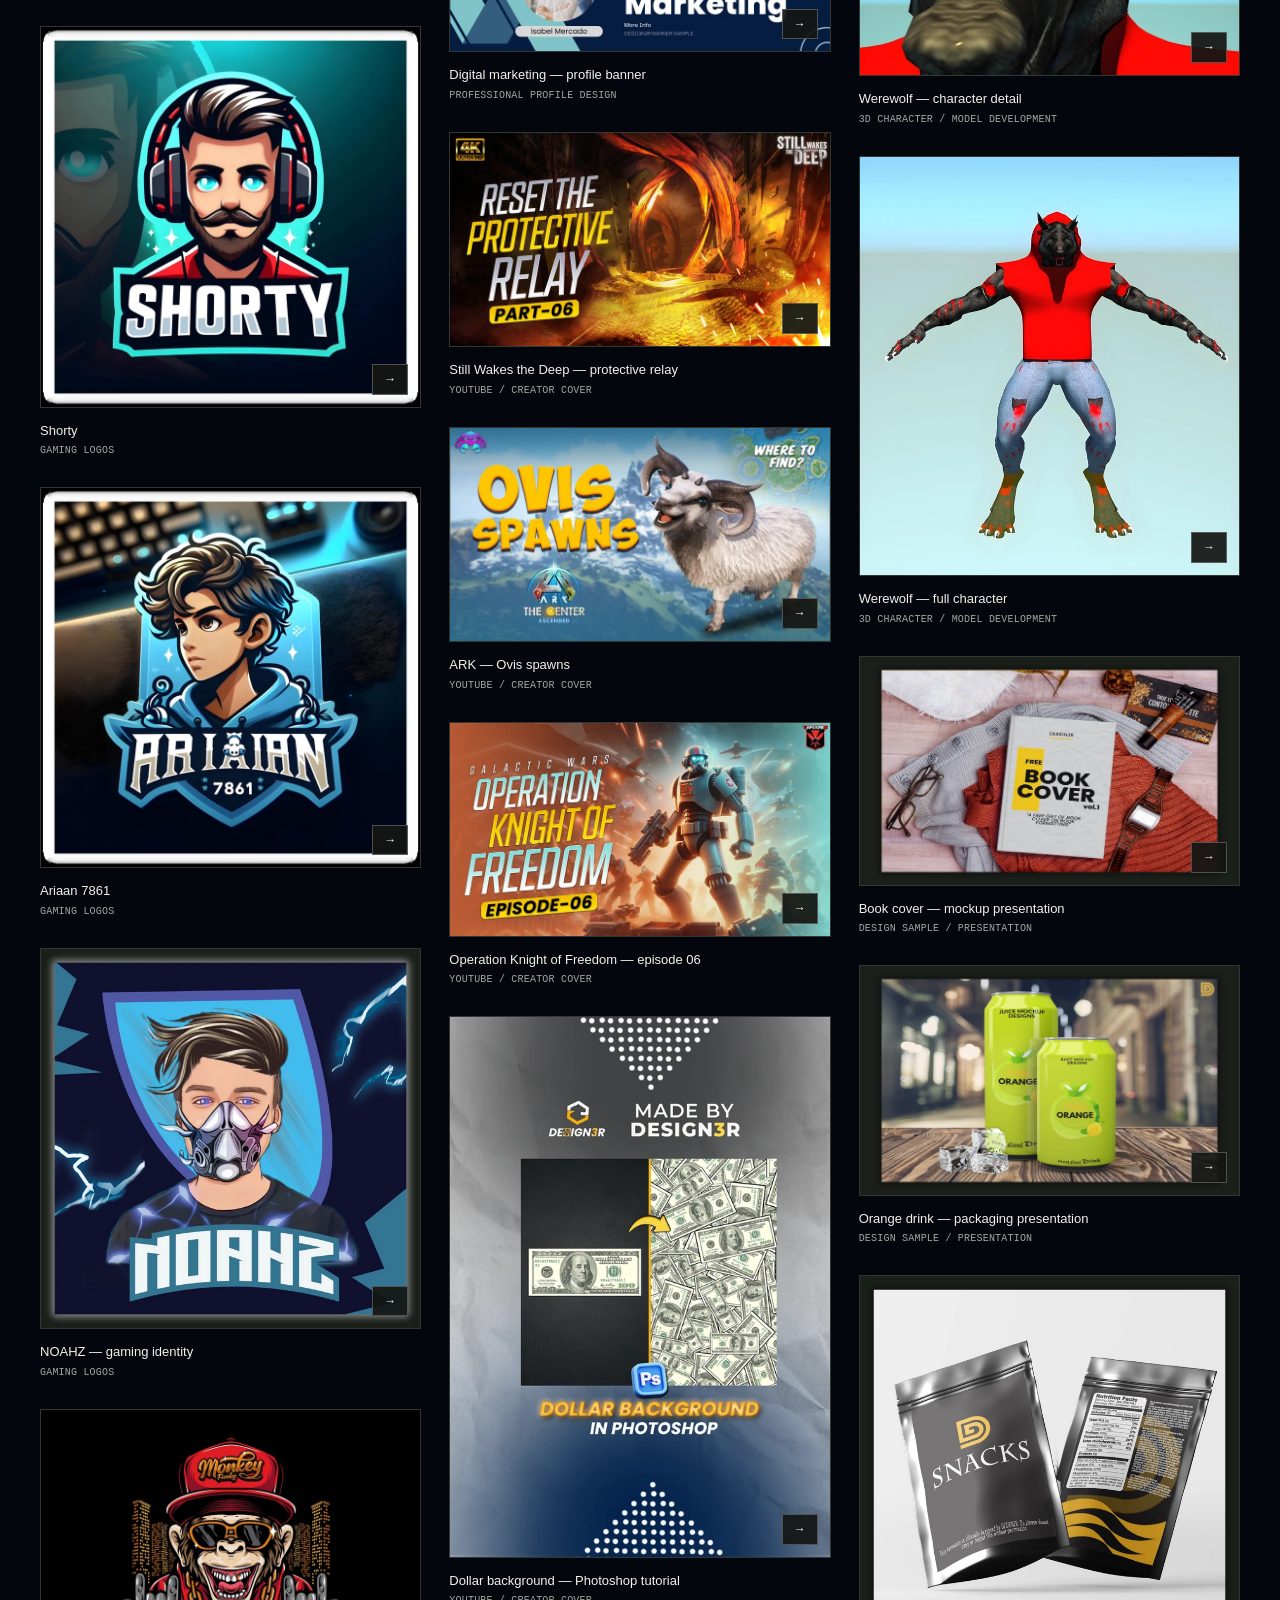
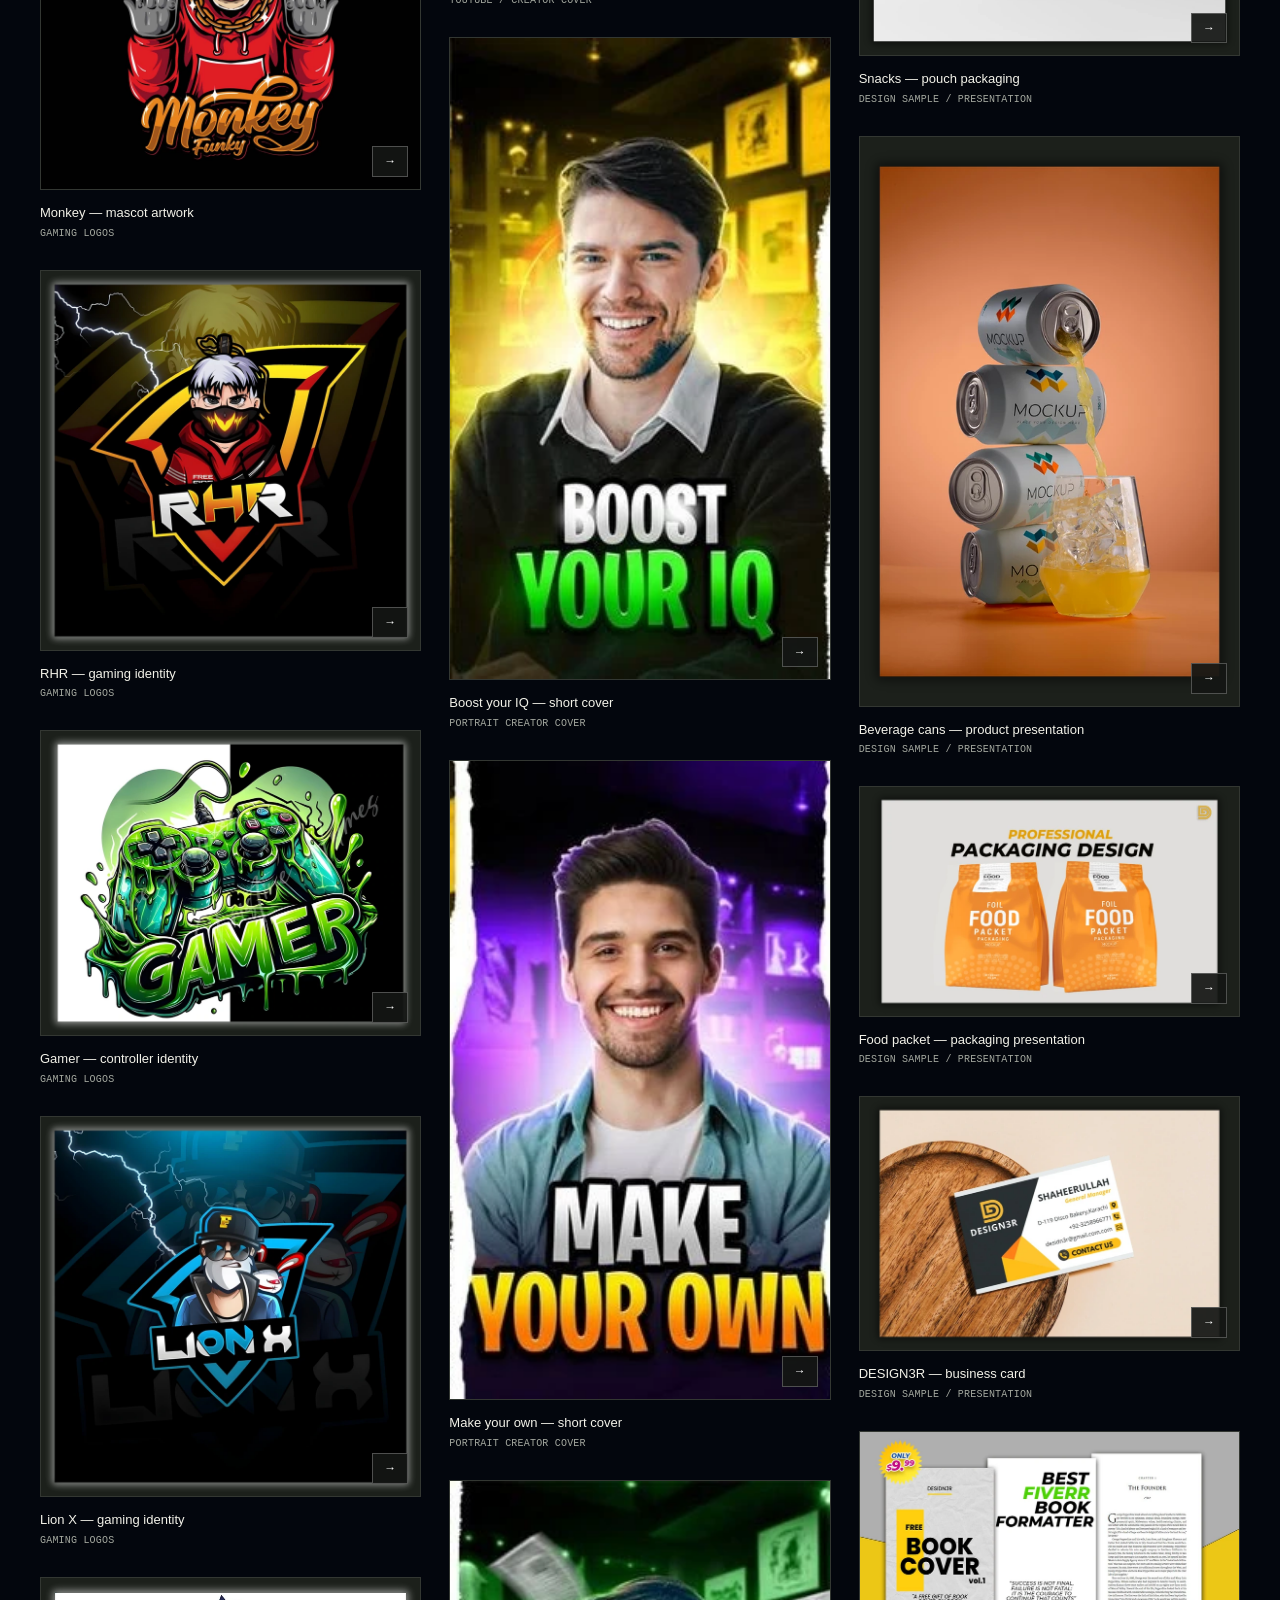
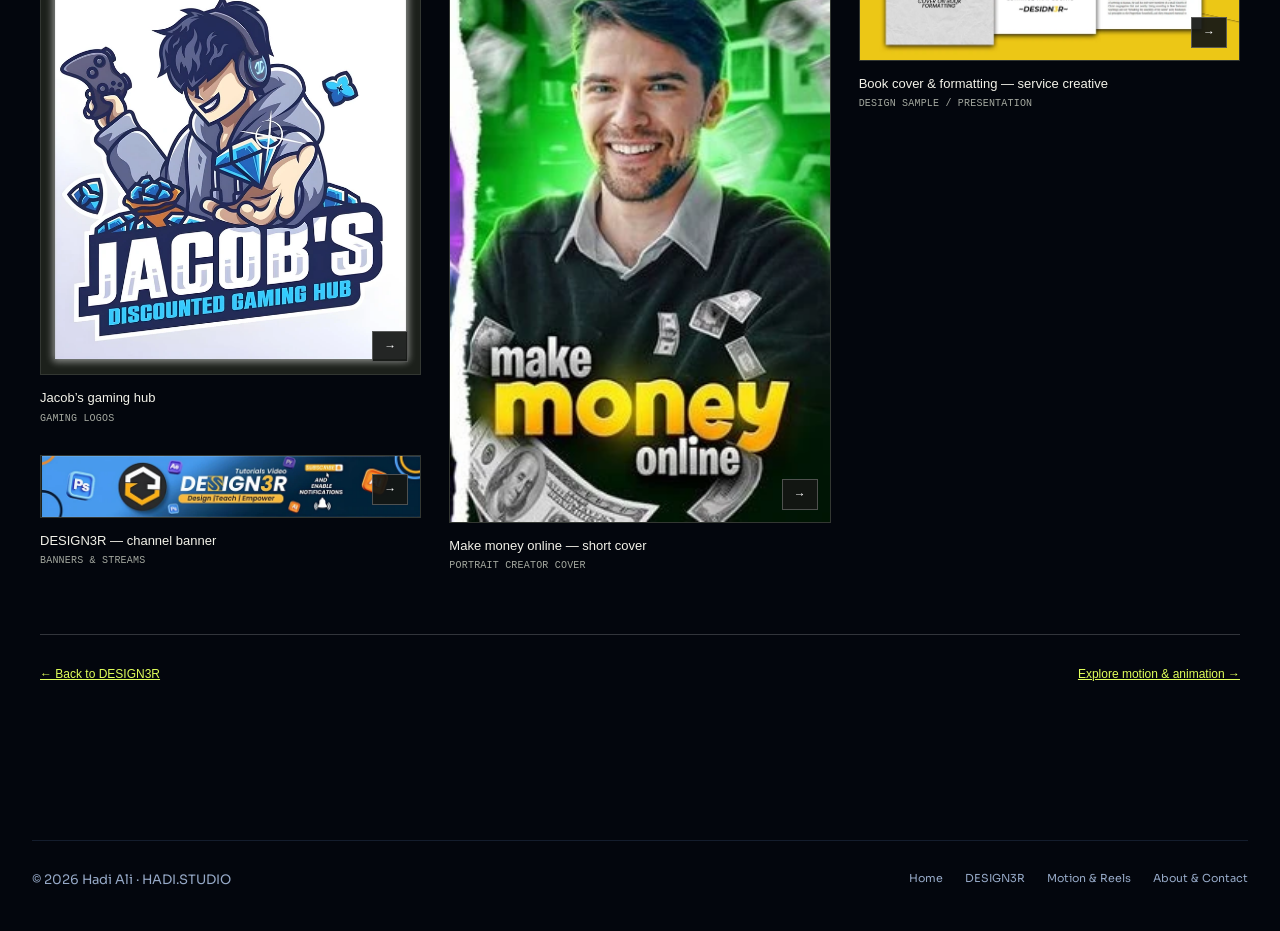
<file: design3r-gallery.html>
<!doctype html><html lang="en"><head><meta charset="utf-8"><meta name="viewport" content="width=device-width,initial-scale=1"><meta name="theme-color" content="#03060d"><title>The Work — DESIGN3R | HADI.STUDIO</title><meta name="description" content="Browse individual gaming logos, streamer graphics, thumbnails, promotional designs, branding and VTuber work."><meta property="og:title" content="The Work — DESIGN3R"><meta property="og:description" content="Browse individual gaming logos, streamer graphics, thumbnails, promotional designs, branding and VTuber work."><link rel="icon" href="assets/favicon.svg" type="image/svg+xml"><link rel="preconnect" href="https://fonts.googleapis.com"><link rel="preconnect" href="https://fonts.gstatic.com" crossorigin><link href="https://fonts.googleapis.com/css2?family=JetBrains+Mono:wght@400;500&family=Sora:wght@300;400;600;800&display=swap" rel="stylesheet"><link rel="stylesheet" href="css/style.css"><link rel="stylesheet" href="css/common.css"><link rel="stylesheet" href="css/portfolio.css"><link rel="stylesheet" href="css/design3r.css"></head><body data-page="design3r" data-design-page="gallery"><a class="skip" href="#main">Skip to content</a><header class="bar glass"><a class="brand" href="index.html">HADI<span>.</span>STUDIO</a><button class="menu-toggle" aria-controls="main-nav" aria-expanded="false" type="button">Menu +</button><nav id="main-nav" aria-label="HADI.STUDIO navigation"><a href="index.html">Home</a><a href="design3r.html" class="active" aria-current="page">DESIGN3R</a><a href="good-shift.html">Good Shift</a><a href="sports-rival.html">Sports Rival</a><a href="code-connect.html">Code Connect</a><a href="motion-reels.html">Motion & Reels</a><a href="travel-campaigns.html">Travel</a><a href="index.html#about">Contact</a></nav></header><main id="main" class="design-content"><section class="d-page-head wrap"><a class="back-link" href="design3r.html">← HADI.STUDIO / DESIGN3R</a><div class="page-line"><p class="eyebrow">The portfolio / Individual artwork</p><h1 id="gallery-title">ALL THE WORK.</h1><p class="page-lead">Explore the identities, thumbnails, campaigns and creator graphics. Open any design to view it in detail.</p></div></section><section class="wrap"><div class="filter-bar" id="filters" role="group" aria-label="Filter DESIGN3R artwork"></div><p id="result-count" class="result-count" aria-live="polite"></p><div class="gallery-grid" id="filtered-gallery"></div><div class="page-bottom"><a href="design3r.html">← Back to DESIGN3R</a><a href="motion-reels.html?category=design3r">Explore motion & animation →</a></div></section></main><footer class="wrap"><span>© <span id="year">2026</span> Hadi Ali · HADI.STUDIO</span><div class="footer-links"><a href="index.html">Home</a><a href="design3r.html">DESIGN3R</a><a href="motion-reels.html">Motion & Reels</a><a href="index.html#about">About & Contact</a></div></footer><dialog id="viewer" class="viewer" aria-labelledby="viewer-title"><button class="viewer-close" type="button" aria-label="Close media viewer">Close ×</button><button class="viewer-step" data-step="-1" type="button" aria-label="Previous artwork">‹</button><div class="viewer-stage"></div><button class="viewer-step" data-step="1" type="button" aria-label="Next artwork">›</button><div class="viewer-bottom"><div><h2 id="viewer-title">Artwork</h2><p class="viewer-credit"></p></div><span class="viewer-counter" aria-live="polite"></span></div></dialog><script src="js/data.js"></script><script src="js/ui.js"></script><script src="js/main.js"></script><script src="js/design3r.js"></script><noscript><p class="wrap">Please enable JavaScript to browse the interactive galleries and media viewer.</p></noscript></body></html>
</file>
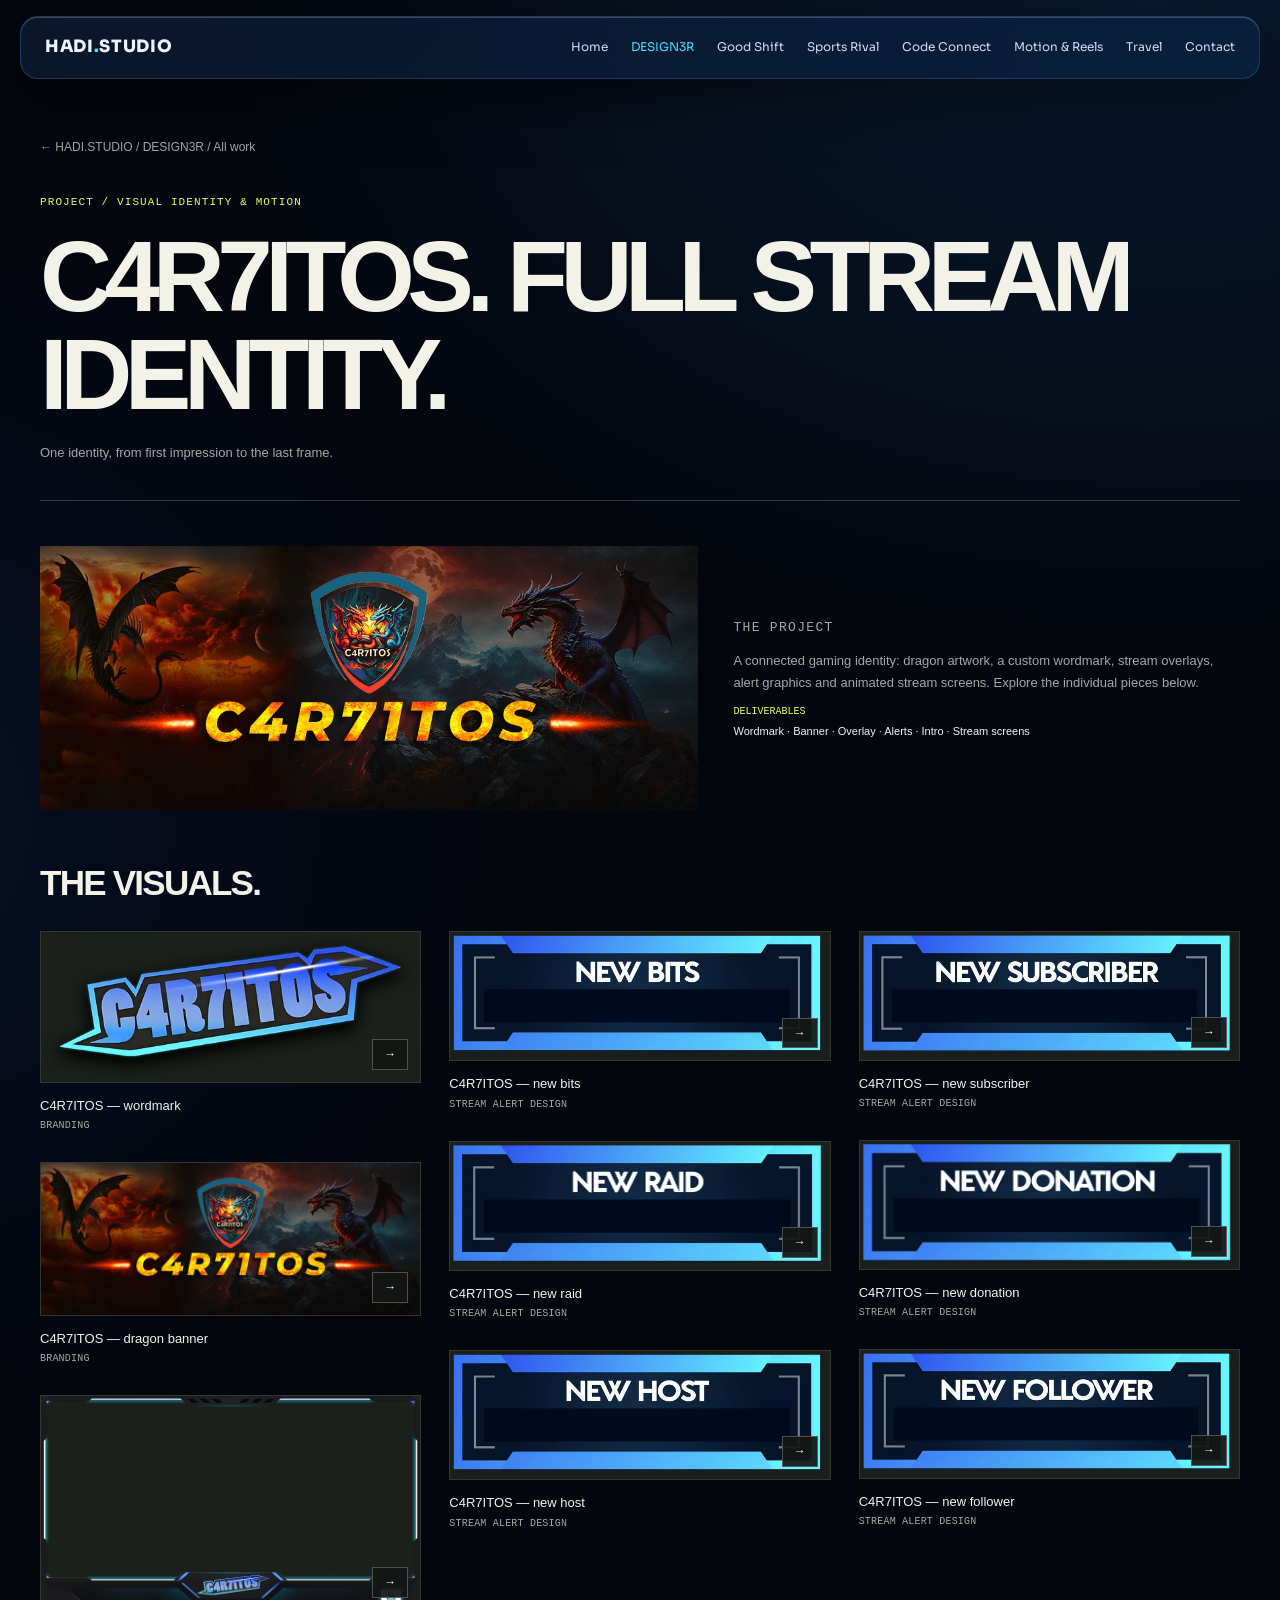
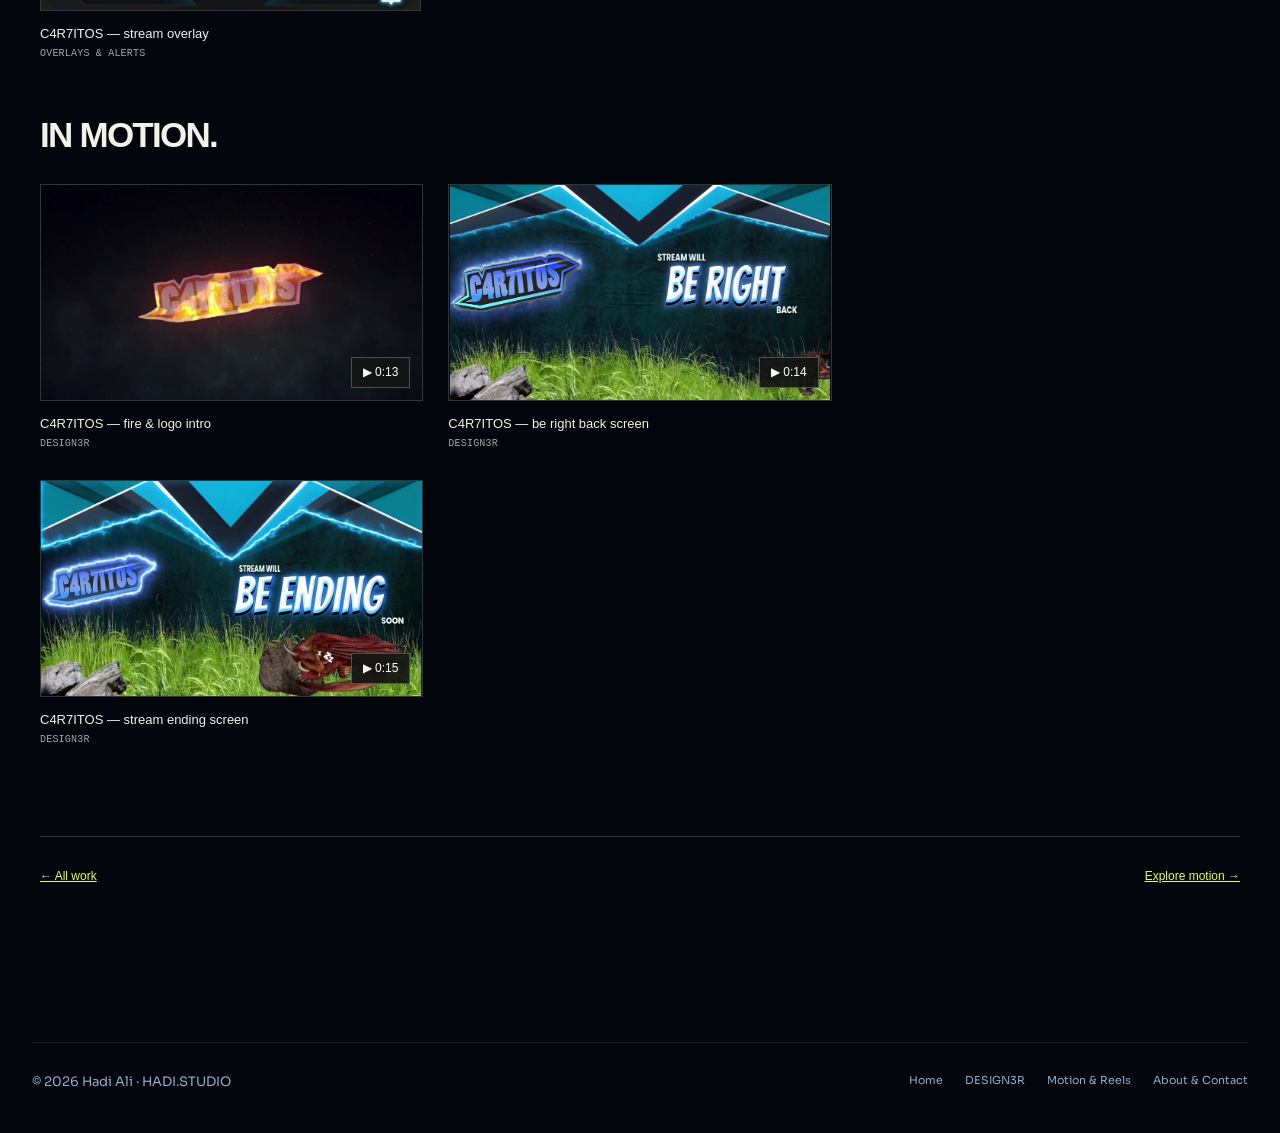
<file: design3r-project.html>
<!doctype html><html lang="en"><head><meta charset="utf-8"><meta name="viewport" content="width=device-width,initial-scale=1"><meta name="theme-color" content="#03060d"><title>Project Gallery — DESIGN3R | HADI.STUDIO</title><meta name="description" content="A closer look at DESIGN3R visual identities and characters, with artwork and animation in one collection."><meta property="og:title" content="Project Gallery — DESIGN3R"><meta property="og:description" content="A closer look at DESIGN3R visual identities and characters, with artwork and animation in one collection."><link rel="icon" href="assets/favicon.svg" type="image/svg+xml"><link rel="preconnect" href="https://fonts.googleapis.com"><link rel="preconnect" href="https://fonts.gstatic.com" crossorigin><link href="https://fonts.googleapis.com/css2?family=JetBrains+Mono:wght@400;500&family=Sora:wght@300;400;600;800&display=swap" rel="stylesheet"><link rel="stylesheet" href="css/style.css"><link rel="stylesheet" href="css/common.css"><link rel="stylesheet" href="css/portfolio.css"><link rel="stylesheet" href="css/design3r.css"></head><body data-page="design3r" data-design-page="project"><a class="skip" href="#main">Skip to content</a><header class="bar glass"><a class="brand" href="index.html">HADI<span>.</span>STUDIO</a><button class="menu-toggle" aria-controls="main-nav" aria-expanded="false" type="button">Menu +</button><nav id="main-nav" aria-label="HADI.STUDIO navigation"><a href="index.html">Home</a><a href="design3r.html" class="active" aria-current="page">DESIGN3R</a><a href="good-shift.html">Good Shift</a><a href="sports-rival.html">Sports Rival</a><a href="code-connect.html">Code Connect</a><a href="motion-reels.html">Motion & Reels</a><a href="travel-campaigns.html">Travel</a><a href="index.html#about">Contact</a></nav></header><main id="main" class="design-content"><section class="d-page-head wrap"><a class="back-link" href="design3r-gallery.html">← HADI.STUDIO / DESIGN3R / All work</a><div class="page-line"><p class="eyebrow">Project / Visual identity & motion</p><h1 id="project-title">C4R7ITOS.</h1><p class="page-lead" id="project-lead"></p></div></section><section class="wrap"><div class="project-summary"><img id="project-cover" alt="C4R7ITOS dragon banner" src="assets/artwork/c4-banner.webp"><div><p class="eyebrow">The project</p><p id="project-description"></p><dl><div><dt>Deliverables</dt><dd id="project-deliverables"></dd></div></dl></div></div><h2 class="project-section-title">THE VISUALS.</h2><div class="gallery-grid" id="project-images"></div><h2 class="project-section-title">IN MOTION.</h2><div class="video-grid" id="project-motion"></div><div class="page-bottom"><a href="design3r-gallery.html">← All work</a><a href="motion-reels.html?category=design3r">Explore motion →</a></div></section></main><footer class="wrap"><span>© <span id="year">2026</span> Hadi Ali · HADI.STUDIO</span><div class="footer-links"><a href="index.html">Home</a><a href="design3r.html">DESIGN3R</a><a href="motion-reels.html">Motion & Reels</a><a href="index.html#about">About & Contact</a></div></footer><dialog id="viewer" class="viewer" aria-labelledby="viewer-title"><button class="viewer-close" type="button" aria-label="Close media viewer">Close ×</button><button class="viewer-step" data-step="-1" type="button" aria-label="Previous artwork">‹</button><div class="viewer-stage"></div><button class="viewer-step" data-step="1" type="button" aria-label="Next artwork">›</button><div class="viewer-bottom"><div><h2 id="viewer-title">Artwork</h2><p class="viewer-credit"></p></div><span class="viewer-counter" aria-live="polite"></span></div></dialog><script src="js/data.js"></script><script src="js/ui.js"></script><script src="js/main.js"></script><script src="js/design3r.js"></script><noscript><p class="wrap">Please enable JavaScript to browse the interactive galleries and media viewer.</p></noscript></body></html>
</file>
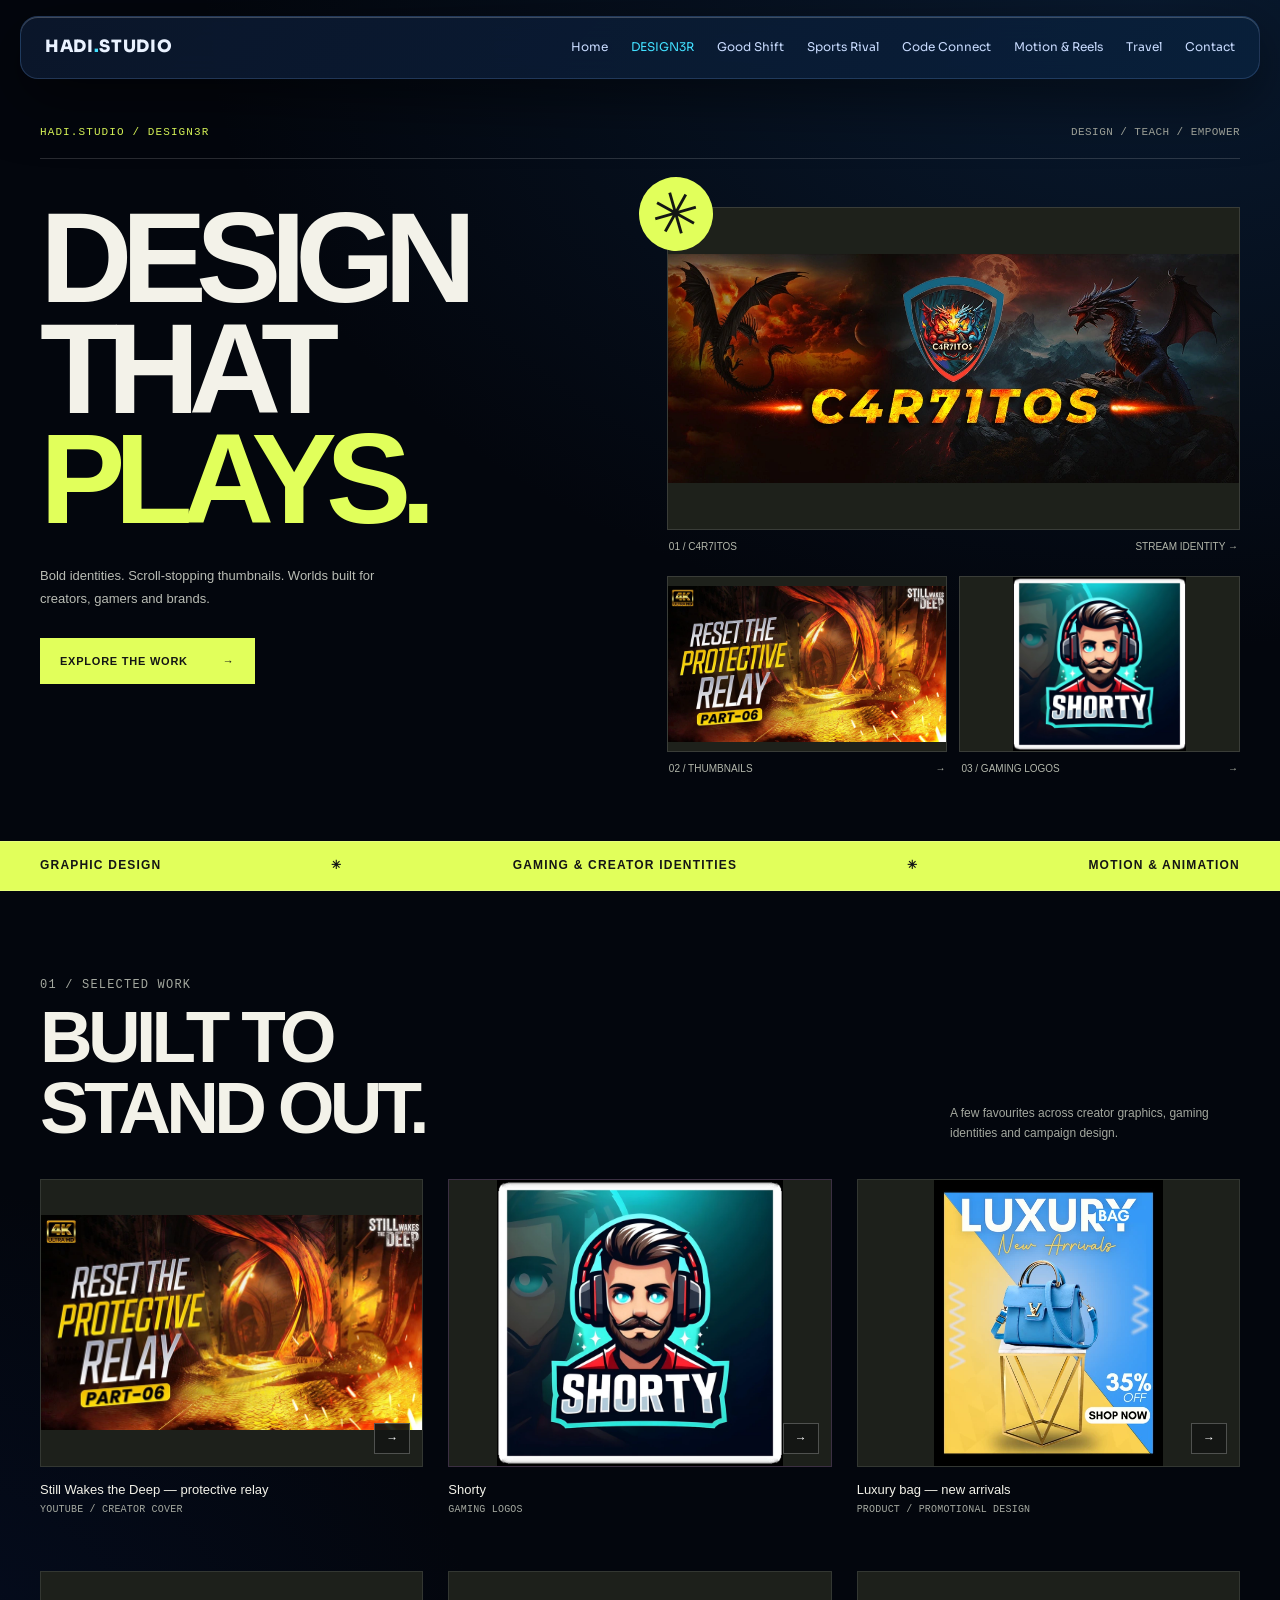
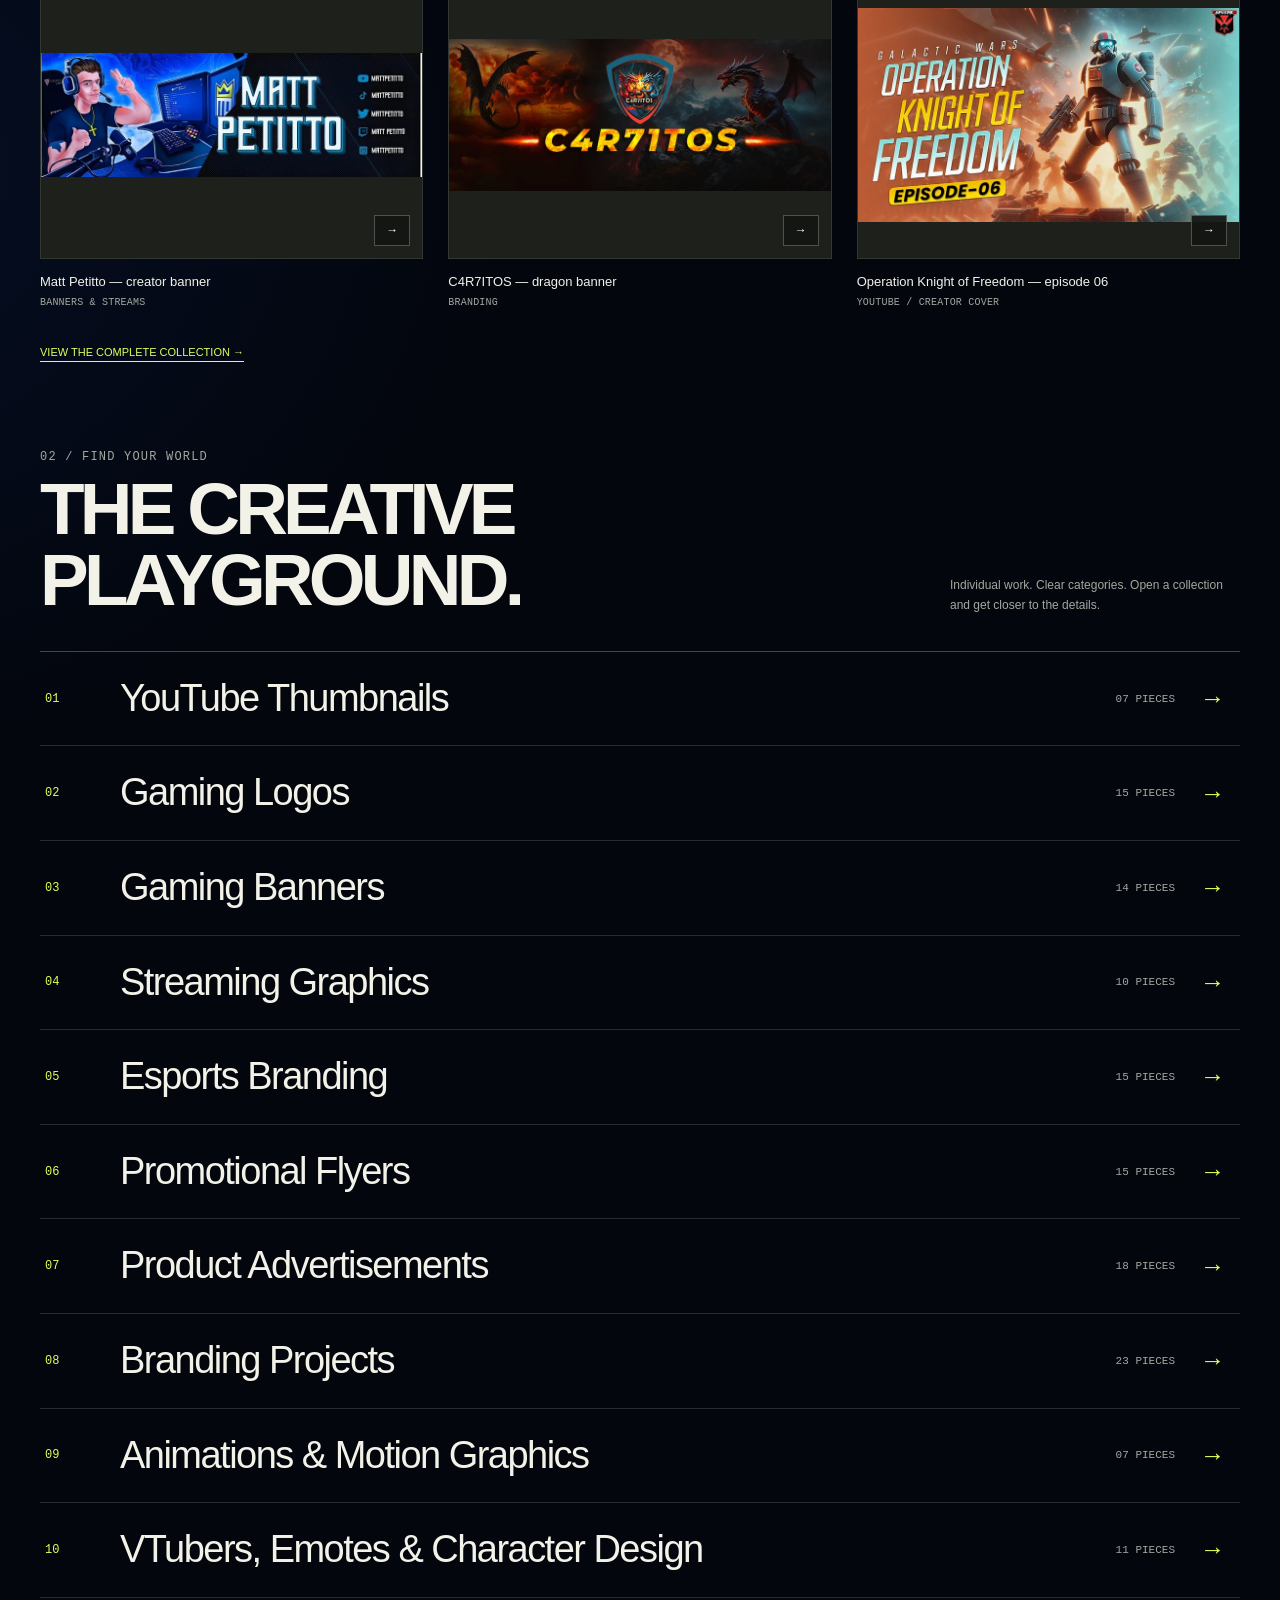
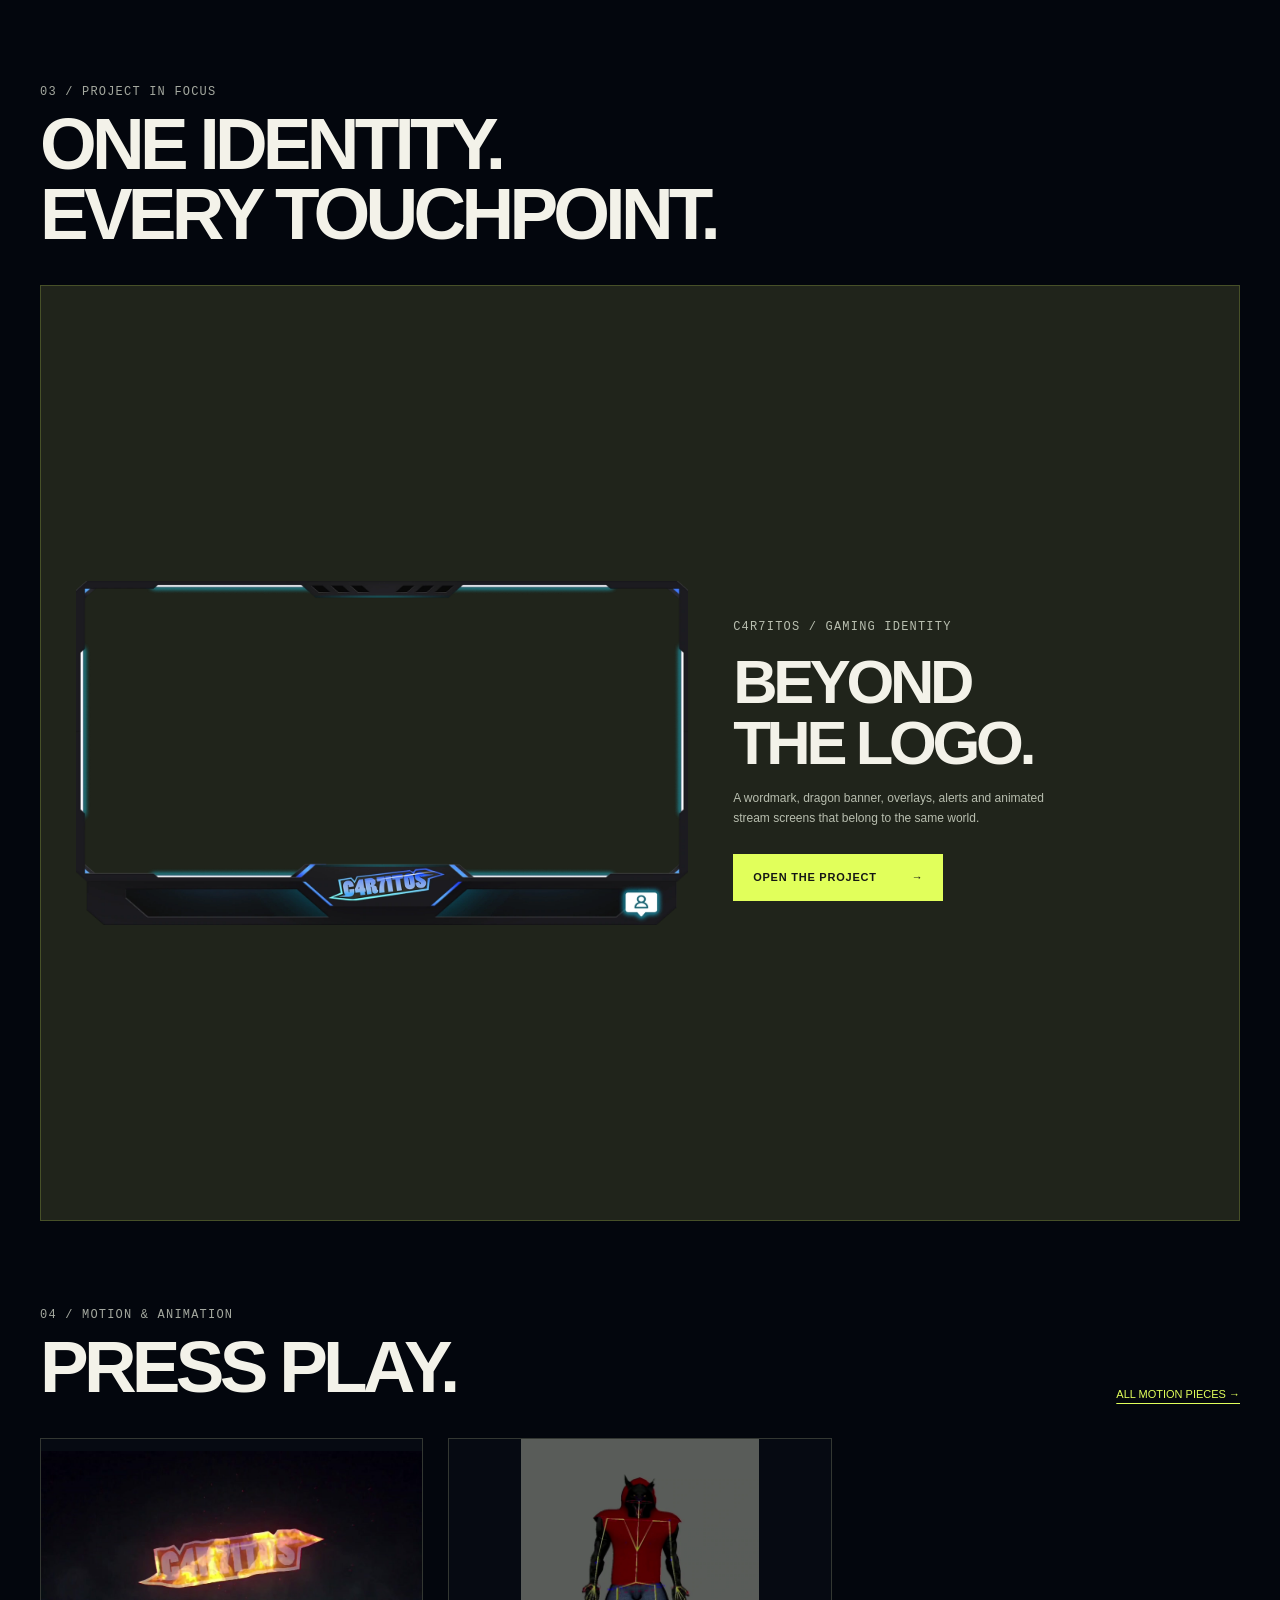
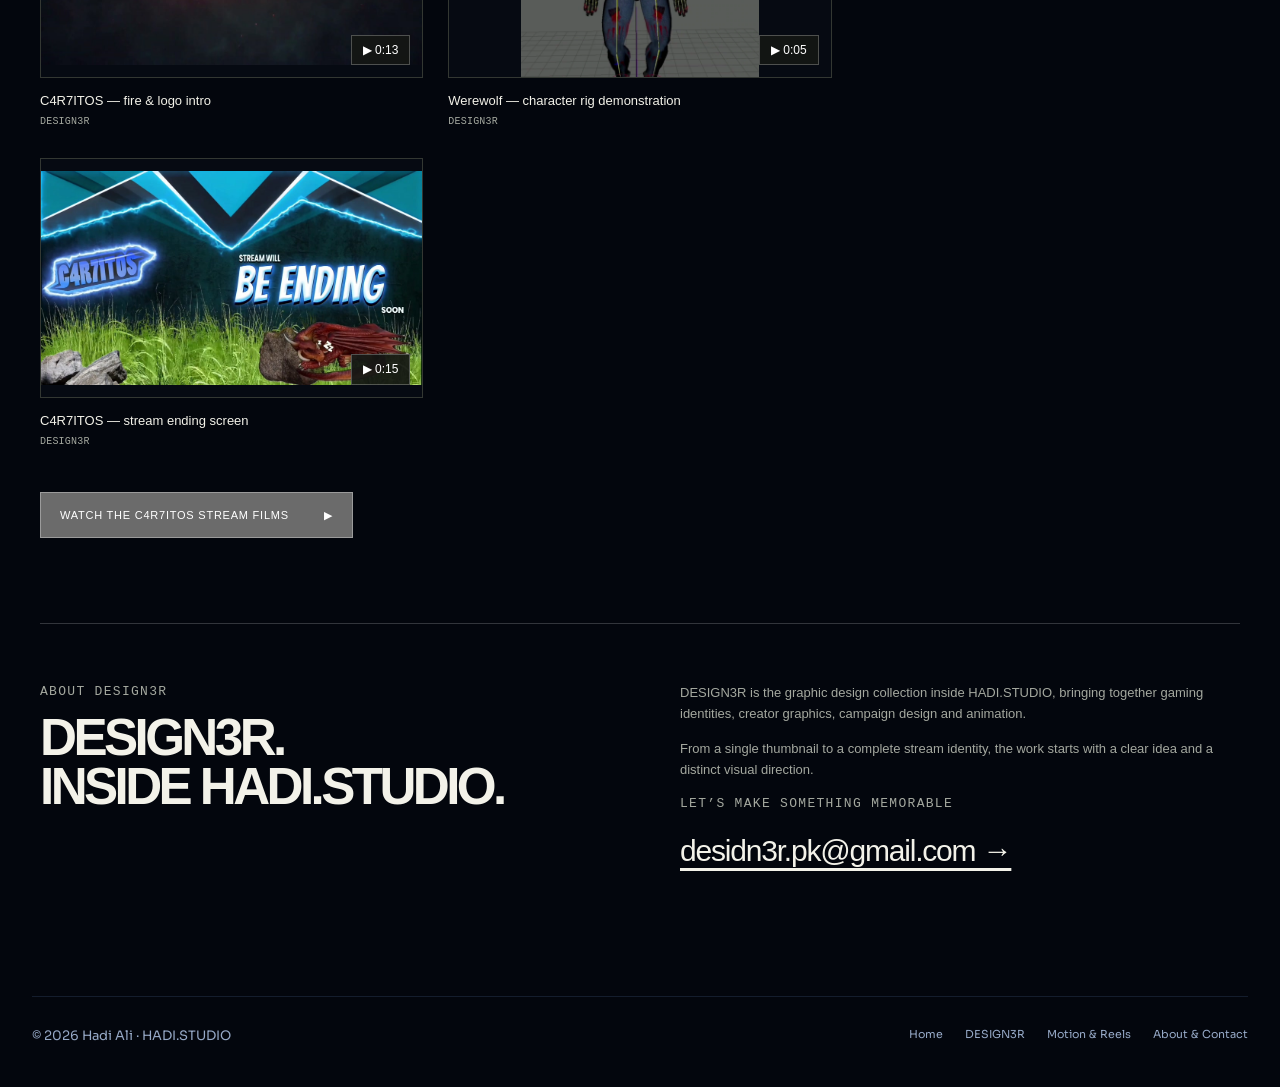
<file: design3r.html>
<!doctype html><html lang="en"><head><meta charset="utf-8"><meta name="viewport" content="width=device-width,initial-scale=1"><meta name="theme-color" content="#03060d"><title>Graphic Design &amp; Gaming Portfolio — DESIGN3R | HADI.STUDIO</title><meta name="description" content="HADI.STUDIO / DESIGN3R: graphic design, esports branding, YouTube thumbnails, creator graphics, product campaigns and motion by Hadi Ali."><meta property="og:title" content="Graphic Design &amp; Gaming Portfolio — DESIGN3R"><meta property="og:description" content="HADI.STUDIO / DESIGN3R: graphic design, esports branding, YouTube thumbnails, creator graphics, product campaigns and motion by Hadi Ali."><link rel="icon" href="assets/favicon.svg" type="image/svg+xml"><link rel="preconnect" href="https://fonts.googleapis.com"><link rel="preconnect" href="https://fonts.gstatic.com" crossorigin><link href="https://fonts.googleapis.com/css2?family=JetBrains+Mono:wght@400;500&family=Sora:wght@300;400;600;800&display=swap" rel="stylesheet"><link rel="stylesheet" href="css/style.css"><link rel="stylesheet" href="css/common.css"><link rel="stylesheet" href="css/portfolio.css"><link rel="stylesheet" href="css/design3r.css"></head><body data-page="design3r" data-design-page="home"><a class="skip" href="#main">Skip to content</a><header class="bar glass"><a class="brand" href="index.html">HADI<span>.</span>STUDIO</a><button class="menu-toggle" aria-controls="main-nav" aria-expanded="false" type="button">Menu +</button><nav id="main-nav" aria-label="HADI.STUDIO navigation"><a href="index.html">Home</a><a href="design3r.html" class="active" aria-current="page">DESIGN3R</a><a href="good-shift.html">Good Shift</a><a href="sports-rival.html">Sports Rival</a><a href="code-connect.html">Code Connect</a><a href="motion-reels.html">Motion & Reels</a><a href="travel-campaigns.html">Travel</a><a href="index.html#about">Contact</a></nav></header><main id="main" class="design-content"><section class="d-hero wrap"><div class="d-hero-top"><p class="eyebrow">HADI.STUDIO / DESIGN3R</p><p class="mono">DESIGN / TEACH / EMPOWER</p></div><div class="d-hero-grid"><div><h1>DESIGN<br>THAT<br><span>PLAYS.</span></h1><p class="hero-copy">Bold identities. Scroll-stopping thumbnails. Worlds built for creators, gamers and brands.</p><a class="d-button lime" href="design3r-gallery.html">Explore the work <span>→</span></a></div><div class="hero-art"><span class="seal" aria-hidden="true">✳</span><a class="large" href="design3r-project.html?id=c4r7itos"><img src="assets/artwork/c4-banner.webp" alt="C4R7ITOS dragon-themed gaming banner" width="1080" height="432" fetchpriority="high"><span class="art-label"><span>01 / C4R7ITOS</span><span>STREAM IDENTITY →</span></span></a><a class="small" href="design3r-gallery.html?category=thumbnails"><img src="assets/previews/reset-relay.webp" alt="Still Wakes the Deep YouTube thumbnail" width="768" height="432"><span class="art-label"><span>02 / THUMBNAILS</span><span>→</span></span></a><a class="small" href="design3r-gallery.html?category=gaming-logos"><img src="assets/previews/shorty.webp" alt="Shorty gaming logo" width="665" height="665"><span class="art-label"><span>03 / GAMING LOGOS</span><span>→</span></span></a></div></div></section><div class="service-ribbon"><div class="wrap"><span>Graphic design</span><span>✳</span><span>Gaming & creator identities</span><span>✳</span><span>Motion & animation</span></div></div>
<section class="d-section wrap" id="work"><div class="section-heading"><div><p class="eyebrow">01 / Selected work</p><h2>BUILT TO<br>STAND OUT.</h2></div><p>A few favourites across creator graphics, gaming identities and campaign design.</p></div><div class="selected-grid" id="selected-work"></div><a class="d-small-link" href="design3r-gallery.html">View the complete collection →</a></section>
<section class="d-section wrap"><div class="section-heading"><div><p class="eyebrow">02 / Find your world</p><h2>THE CREATIVE<br>PLAYGROUND.</h2></div><p>Individual work. Clear categories. Open a collection and get closer to the details.</p></div><div class="category-list"><a class="category-row" href="design3r-gallery.html?category=thumbnails"><span class="num">01</span><h3>YouTube Thumbnails</h3><span class="count">07 PIECES</span><span class="arrow">→</span></a><a class="category-row" href="design3r-gallery.html?category=gaming-logos"><span class="num">02</span><h3>Gaming Logos</h3><span class="count">15 PIECES</span><span class="arrow">→</span></a><a class="category-row" href="design3r-gallery.html?category=gaming-banners"><span class="num">03</span><h3>Gaming Banners</h3><span class="count">14 PIECES</span><span class="arrow">→</span></a><a class="category-row" href="design3r-gallery.html?category=streaming-graphics"><span class="num">04</span><h3>Streaming Graphics</h3><span class="count">10 PIECES</span><span class="arrow">→</span></a><a class="category-row" href="design3r-gallery.html?category=esports-branding"><span class="num">05</span><h3>Esports Branding</h3><span class="count">15 PIECES</span><span class="arrow">→</span></a><a class="category-row" href="design3r-gallery.html?category=flyers"><span class="num">06</span><h3>Promotional Flyers</h3><span class="count">15 PIECES</span><span class="arrow">→</span></a><a class="category-row" href="design3r-gallery.html?category=product-ads"><span class="num">07</span><h3>Product Advertisements</h3><span class="count">18 PIECES</span><span class="arrow">→</span></a><a class="category-row" href="design3r-gallery.html?category=branding"><span class="num">08</span><h3>Branding Projects</h3><span class="count">23 PIECES</span><span class="arrow">→</span></a><a class="category-row" href="motion-reels.html?category=design3r"><span class="num">09</span><h3>Animations & Motion Graphics</h3><span class="count">07 PIECES</span><span class="arrow">→</span></a><a class="category-row" href="design3r-gallery.html?category=vtuber"><span class="num">10</span><h3>VTubers, Emotes & Character Design</h3><span class="count">11 PIECES</span><span class="arrow">→</span></a></div></section>
<section class="d-section wrap"><div class="section-heading"><div><p class="eyebrow">03 / Project in focus</p><h2>ONE IDENTITY.<br>EVERY TOUCHPOINT.</h2></div></div><div class="brand-feature"><a href="design3r-project.html?id=c4r7itos"><img src="assets/artwork/c4-overlay.webp" alt="C4R7ITOS stream overlay design" width="1536" height="864" loading="lazy"></a><div><p class="eyebrow">C4R7ITOS / Gaming identity</p><h3>BEYOND<br>THE LOGO.</h3><p>A wordmark, dragon banner, overlays, alerts and animated stream screens that belong to the same world.</p><a class="d-button lime" href="design3r-project.html?id=c4r7itos">Open the project <span>→</span></a></div></div></section>
<section class="d-section d-motion wrap"><div class="section-heading"><div><p class="eyebrow">04 / Motion & animation</p><h2>PRESS PLAY.</h2></div><a class="d-small-link" href="motion-reels.html?category=design3r">All motion pieces →</a></div><div class="video-grid" id="home-motion"></div><button class="d-button" type="button" id="intro-play">Watch the C4R7ITOS stream films <span>▶︎</span></button></section>
<section class="d-section wrap" id="about"><div class="d-about"><div><p class="eyebrow">About DESIGN3R</p><h2>DESIGN3R.<br>INSIDE HADI.STUDIO.</h2></div><div><p>DESIGN3R is the graphic design collection inside HADI.STUDIO, bringing together gaming identities, creator graphics, campaign design and animation.</p><p>From a single thumbnail to a complete stream identity, the work starts with a clear idea and a distinct visual direction.</p><p class="eyebrow">Let’s make something memorable</p><a class="contact-link" href="mailto:desidn3r.pk@gmail.com">desidn3r.pk@gmail.com →</a></div></div></section></main><footer class="wrap"><span>© <span id="year">2026</span> Hadi Ali · HADI.STUDIO</span><div class="footer-links"><a href="index.html">Home</a><a href="design3r.html">DESIGN3R</a><a href="motion-reels.html">Motion & Reels</a><a href="index.html#about">About & Contact</a></div></footer><dialog id="viewer" class="viewer" aria-labelledby="viewer-title"><button class="viewer-close" type="button" aria-label="Close media viewer">Close ×</button><button class="viewer-step" data-step="-1" type="button" aria-label="Previous artwork">‹</button><div class="viewer-stage"></div><button class="viewer-step" data-step="1" type="button" aria-label="Next artwork">›</button><div class="viewer-bottom"><div><h2 id="viewer-title">Artwork</h2><p class="viewer-credit"></p></div><span class="viewer-counter" aria-live="polite"></span></div></dialog><script src="js/data.js"></script><script src="js/ui.js"></script><script src="js/main.js"></script><script src="js/design3r.js"></script><noscript><p class="wrap">Please enable JavaScript to browse the interactive galleries and media viewer.</p></noscript></body></html>
</file>
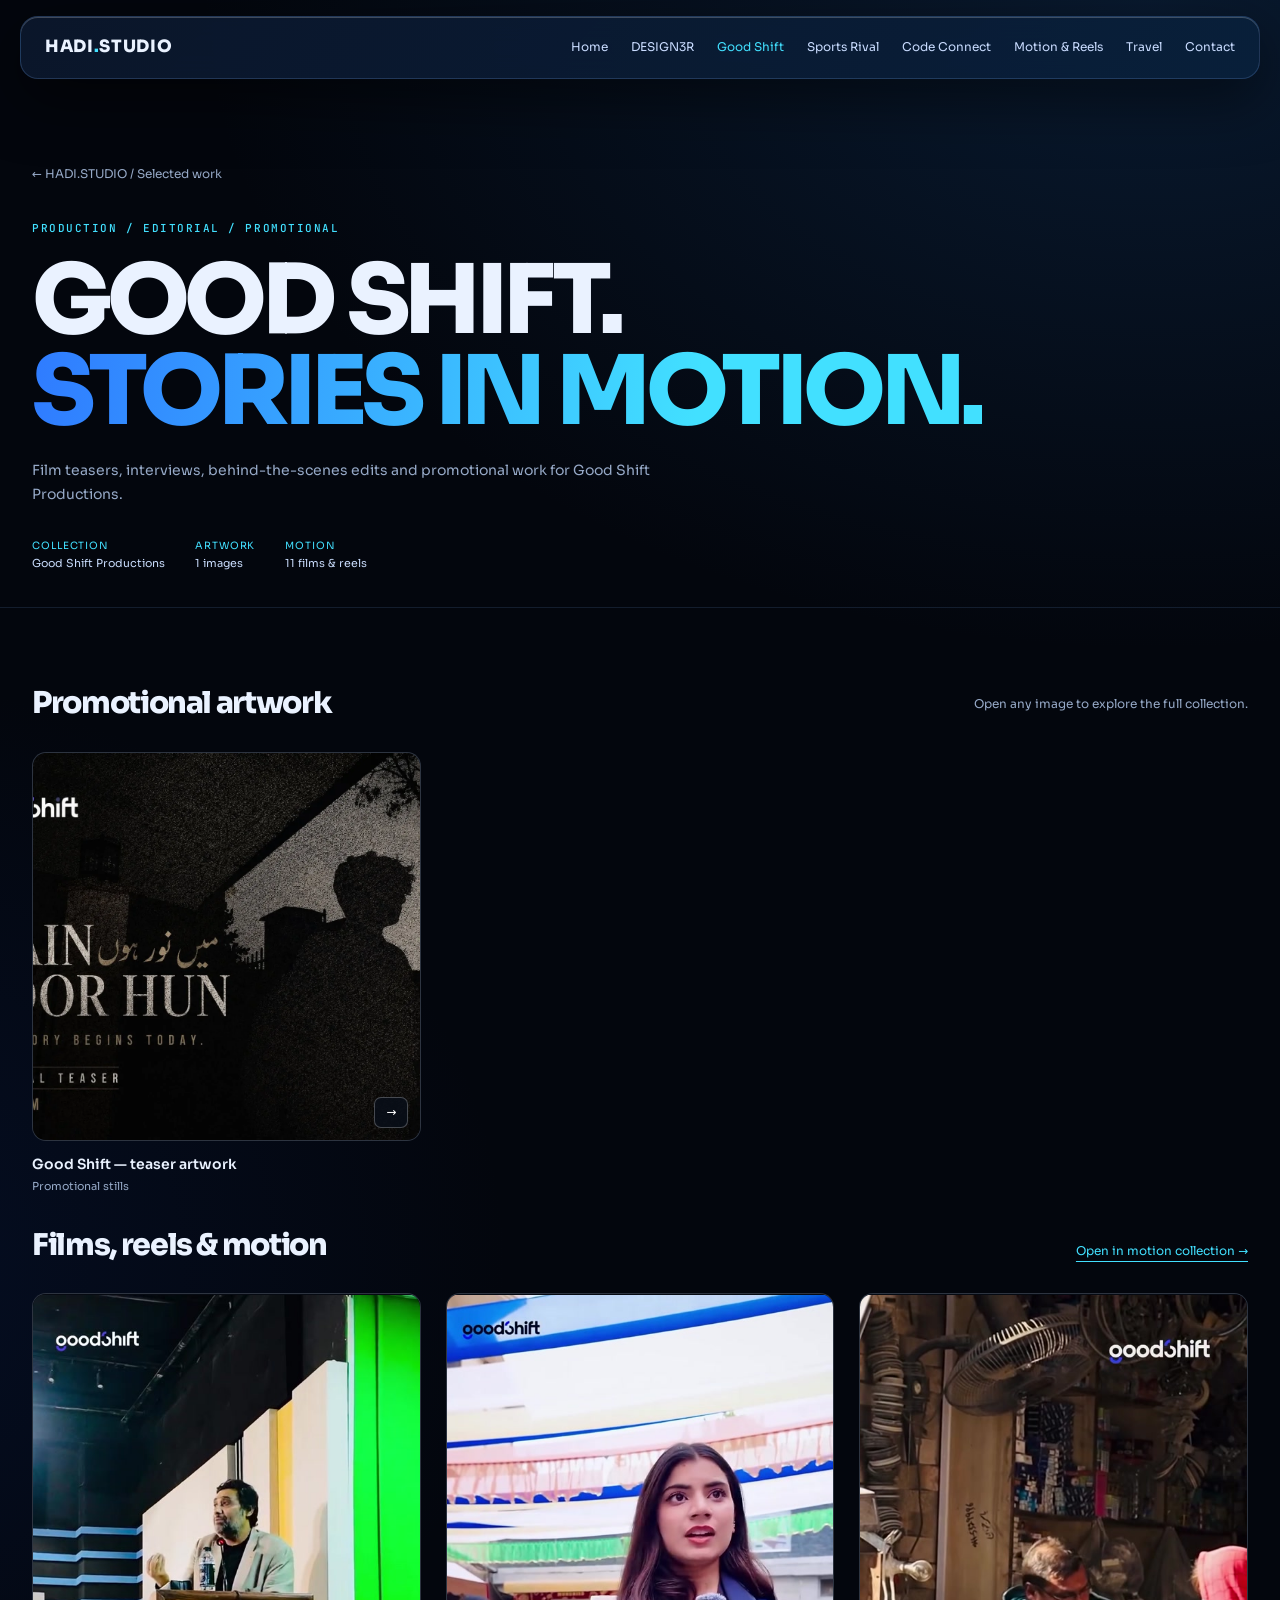
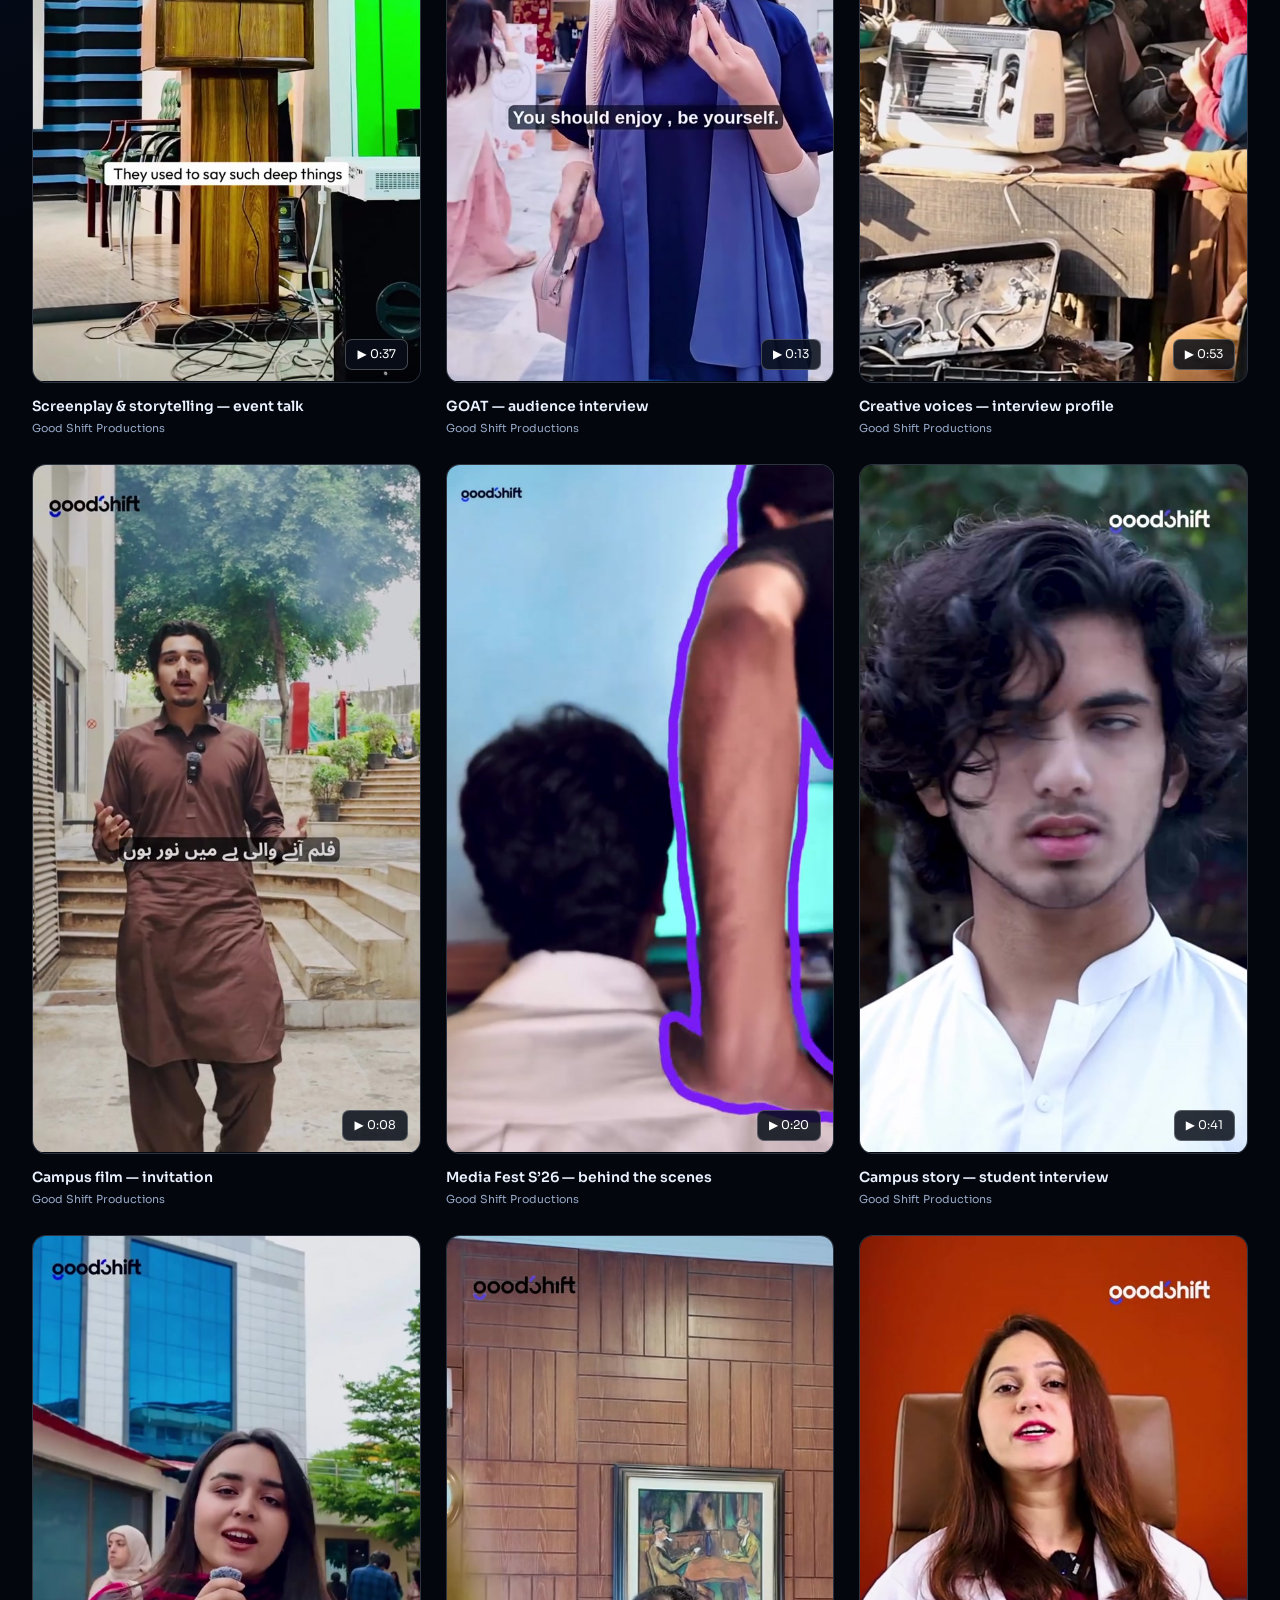
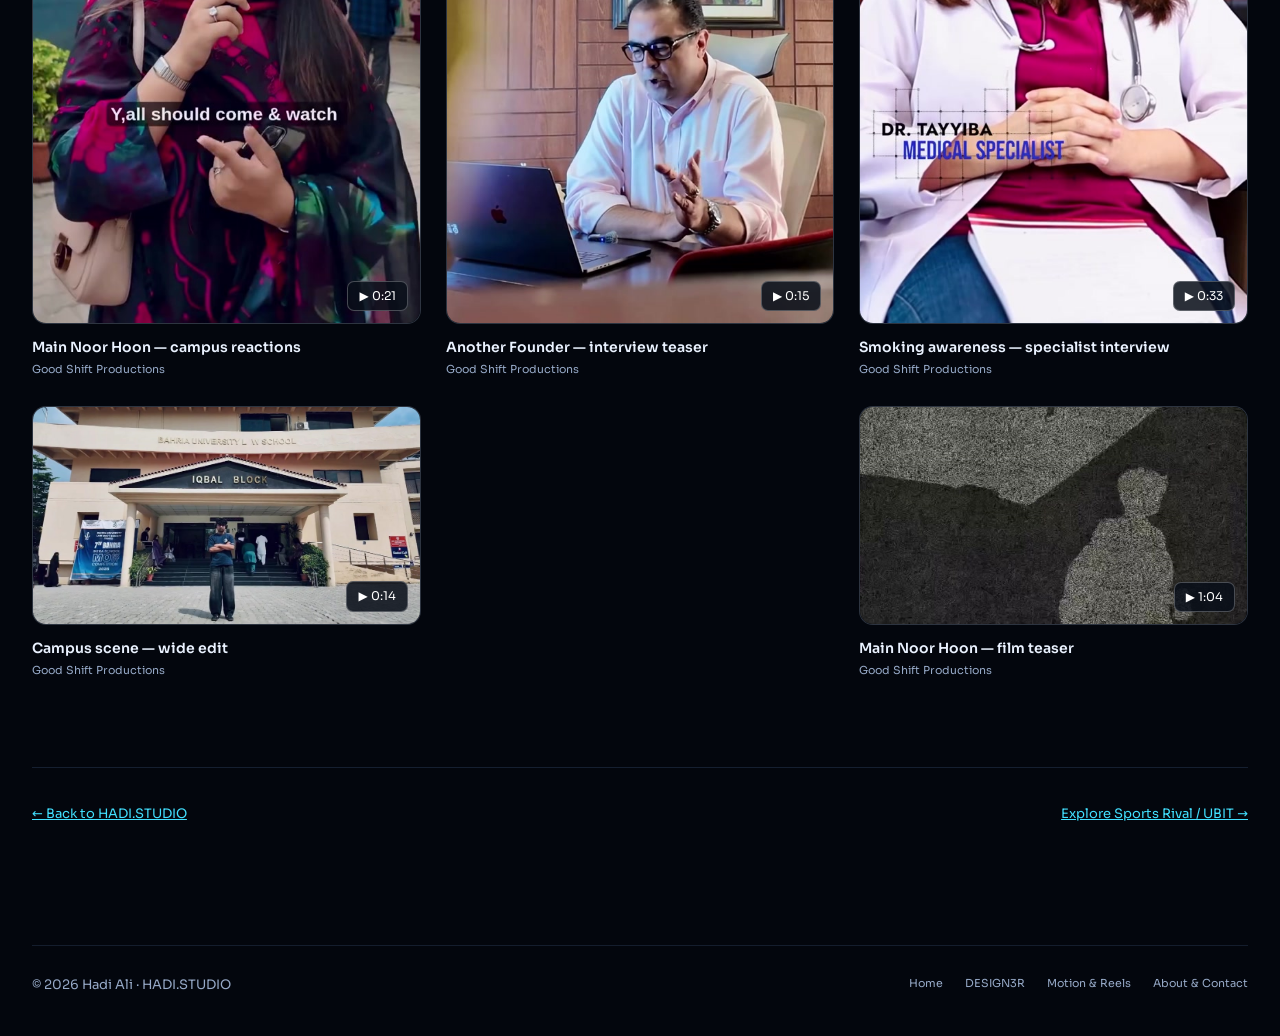
<file: good-shift.html>
<!doctype html><html lang="en"><head><meta charset="utf-8"><meta name="viewport" content="width=device-width,initial-scale=1"><meta name="theme-color" content="#03060d"><title>Good Shift Productions — HADI.STUDIO</title><meta name="description" content="Film teasers, interviews, behind-the-scenes edits and promotional work for Good Shift Productions."><meta property="og:title" content="Good Shift Productions — HADI.STUDIO"><meta property="og:description" content="Film teasers, interviews, behind-the-scenes edits and promotional work for Good Shift Productions."><link rel="icon" href="assets/favicon.svg" type="image/svg+xml"><link rel="preconnect" href="https://fonts.googleapis.com"><link rel="preconnect" href="https://fonts.gstatic.com" crossorigin><link href="https://fonts.googleapis.com/css2?family=JetBrains+Mono:wght@400;500&family=Sora:wght@300;400;600;800&display=swap" rel="stylesheet"><link rel="stylesheet" href="css/style.css"><link rel="stylesheet" href="css/common.css"><link rel="stylesheet" href="css/portfolio.css"></head><body data-page="good-shift"><a class="skip" href="#main">Skip to content</a><header class="bar glass"><a class="brand" href="index.html">HADI<span>.</span>STUDIO</a><button class="menu-toggle" aria-controls="main-nav" aria-expanded="false" type="button">Menu +</button><nav id="main-nav" aria-label="HADI.STUDIO navigation"><a href="index.html">Home</a><a href="design3r.html">DESIGN3R</a><a href="good-shift.html" class="active" aria-current="page">Good Shift</a><a href="sports-rival.html">Sports Rival</a><a href="code-connect.html">Code Connect</a><a href="motion-reels.html">Motion & Reels</a><a href="travel-campaigns.html">Travel</a><a href="index.html#about">Contact</a></nav></header><main id="main"><section class="page-intro"><div class="wrap"><a class="back-link" href="index.html">← HADI.STUDIO / Selected work</a><p class="eyebrow">Production / Editorial / Promotional</p><h1>GOOD SHIFT.<br><em>STORIES IN MOTION.</em></h1><p class="lead">Film teasers, interviews, behind-the-scenes edits and promotional work for Good Shift Productions.</p><div class="project-meta"><div><strong>Collection</strong>Good Shift Productions</div><div><strong>Artwork</strong>1 images</div><div><strong>Motion</strong>11 films & reels</div></div></div></section><section class="content-section wrap"><div class="section-head"><h2>Promotional artwork</h2><p class="lead">Open any image to explore the full collection.</p></div><div class="gallery-grid" id="project-images"></div><div class="section-head"><h2>Films, reels & motion</h2><a class="text-link" href="motion-reels.html?category=good-shift">Open in motion collection →</a></div><div class="video-grid" id="project-videos"></div></section><div class="page-bottom wrap"><a href="index.html">← Back to HADI.STUDIO</a><a href="sports-rival.html">Explore Sports Rival / UBIT →</a></div></main><footer class="wrap"><span>© <span id="year">2026</span> Hadi Ali · HADI.STUDIO</span><div class="footer-links"><a href="index.html">Home</a><a href="design3r.html">DESIGN3R</a><a href="motion-reels.html">Motion & Reels</a><a href="index.html#about">About & Contact</a></div></footer><dialog id="viewer" class="viewer" aria-labelledby="viewer-title"><button class="viewer-close" type="button" aria-label="Close media viewer">Close ×</button><button class="viewer-step" data-step="-1" type="button" aria-label="Previous artwork">‹</button><div class="viewer-stage"></div><button class="viewer-step" data-step="1" type="button" aria-label="Next artwork">›</button><div class="viewer-bottom"><div><h2 id="viewer-title">Artwork</h2><p class="viewer-credit"></p></div><span class="viewer-counter" aria-live="polite"></span></div></dialog><script src="js/data.js"></script><script src="js/ui.js"></script><script src="js/main.js"></script><noscript><p class="wrap">Please enable JavaScript to browse the interactive galleries and media viewer.</p></noscript></body></html>
</file>
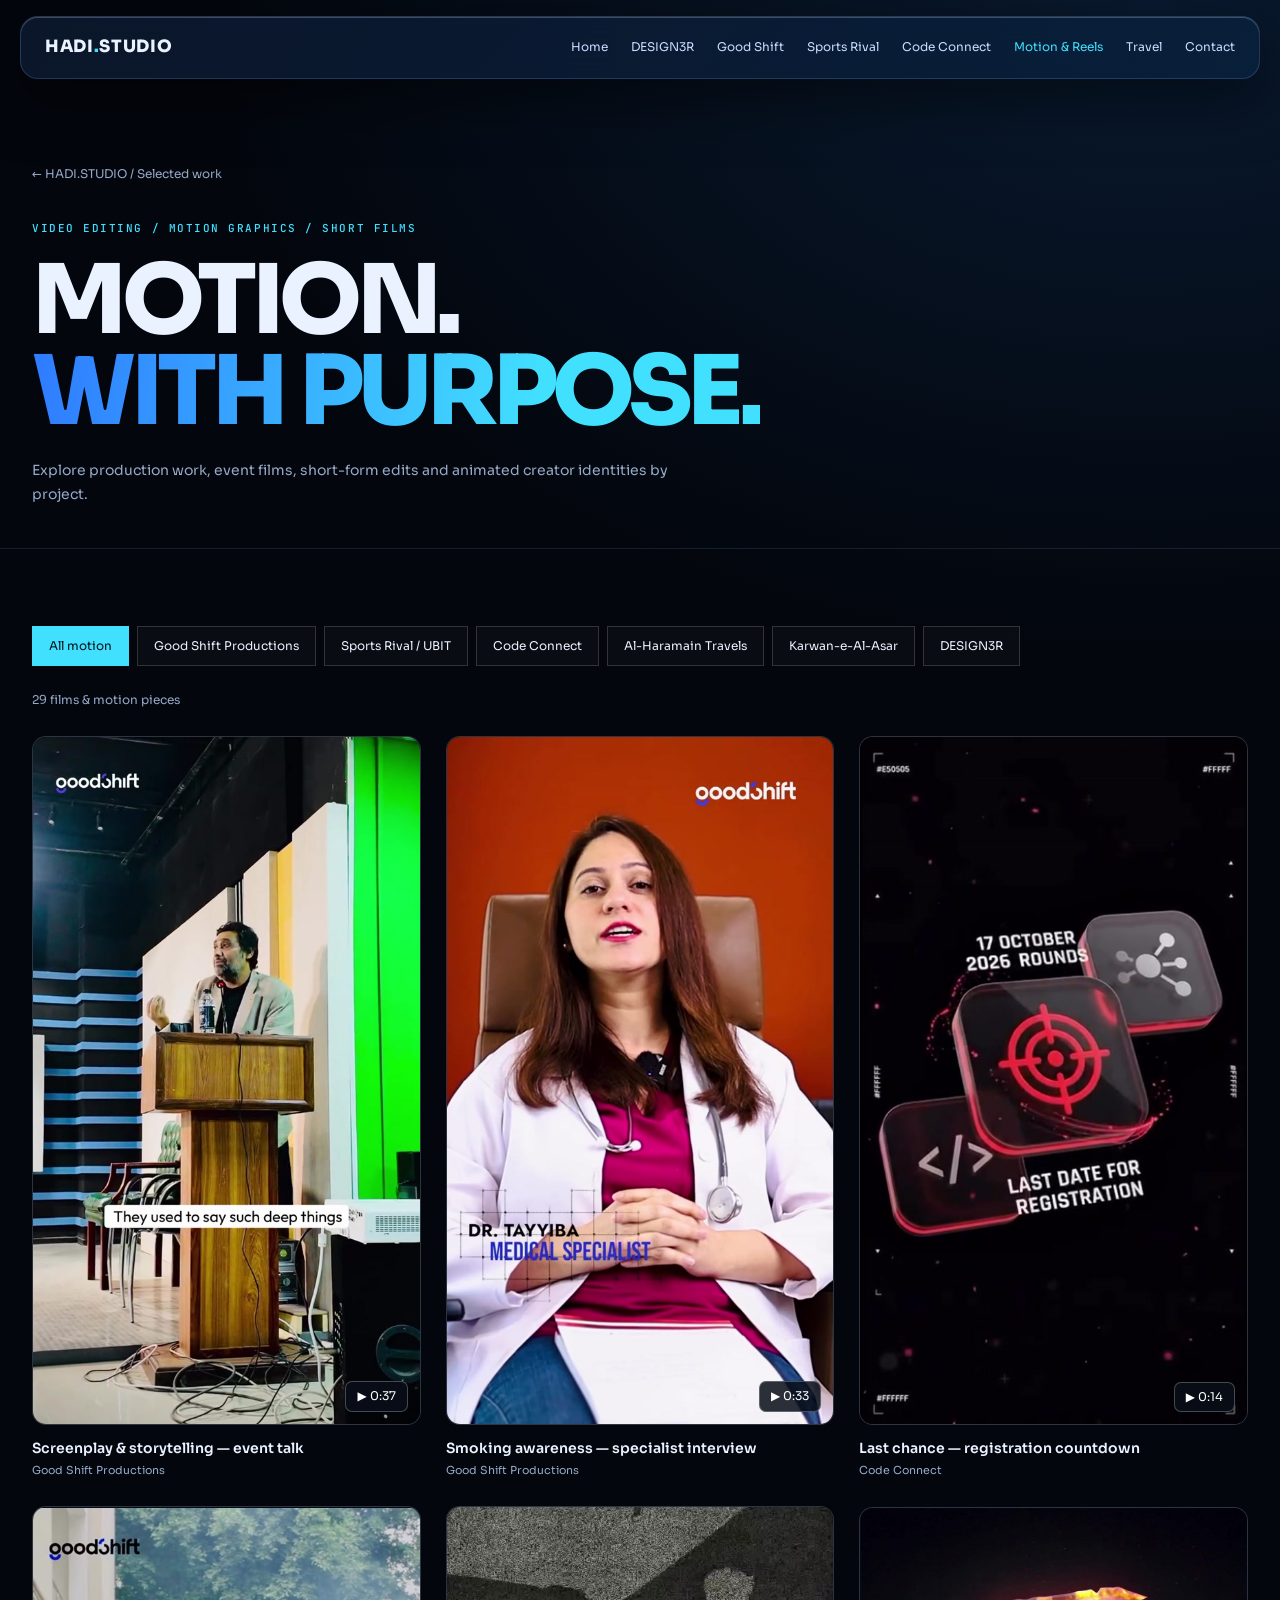
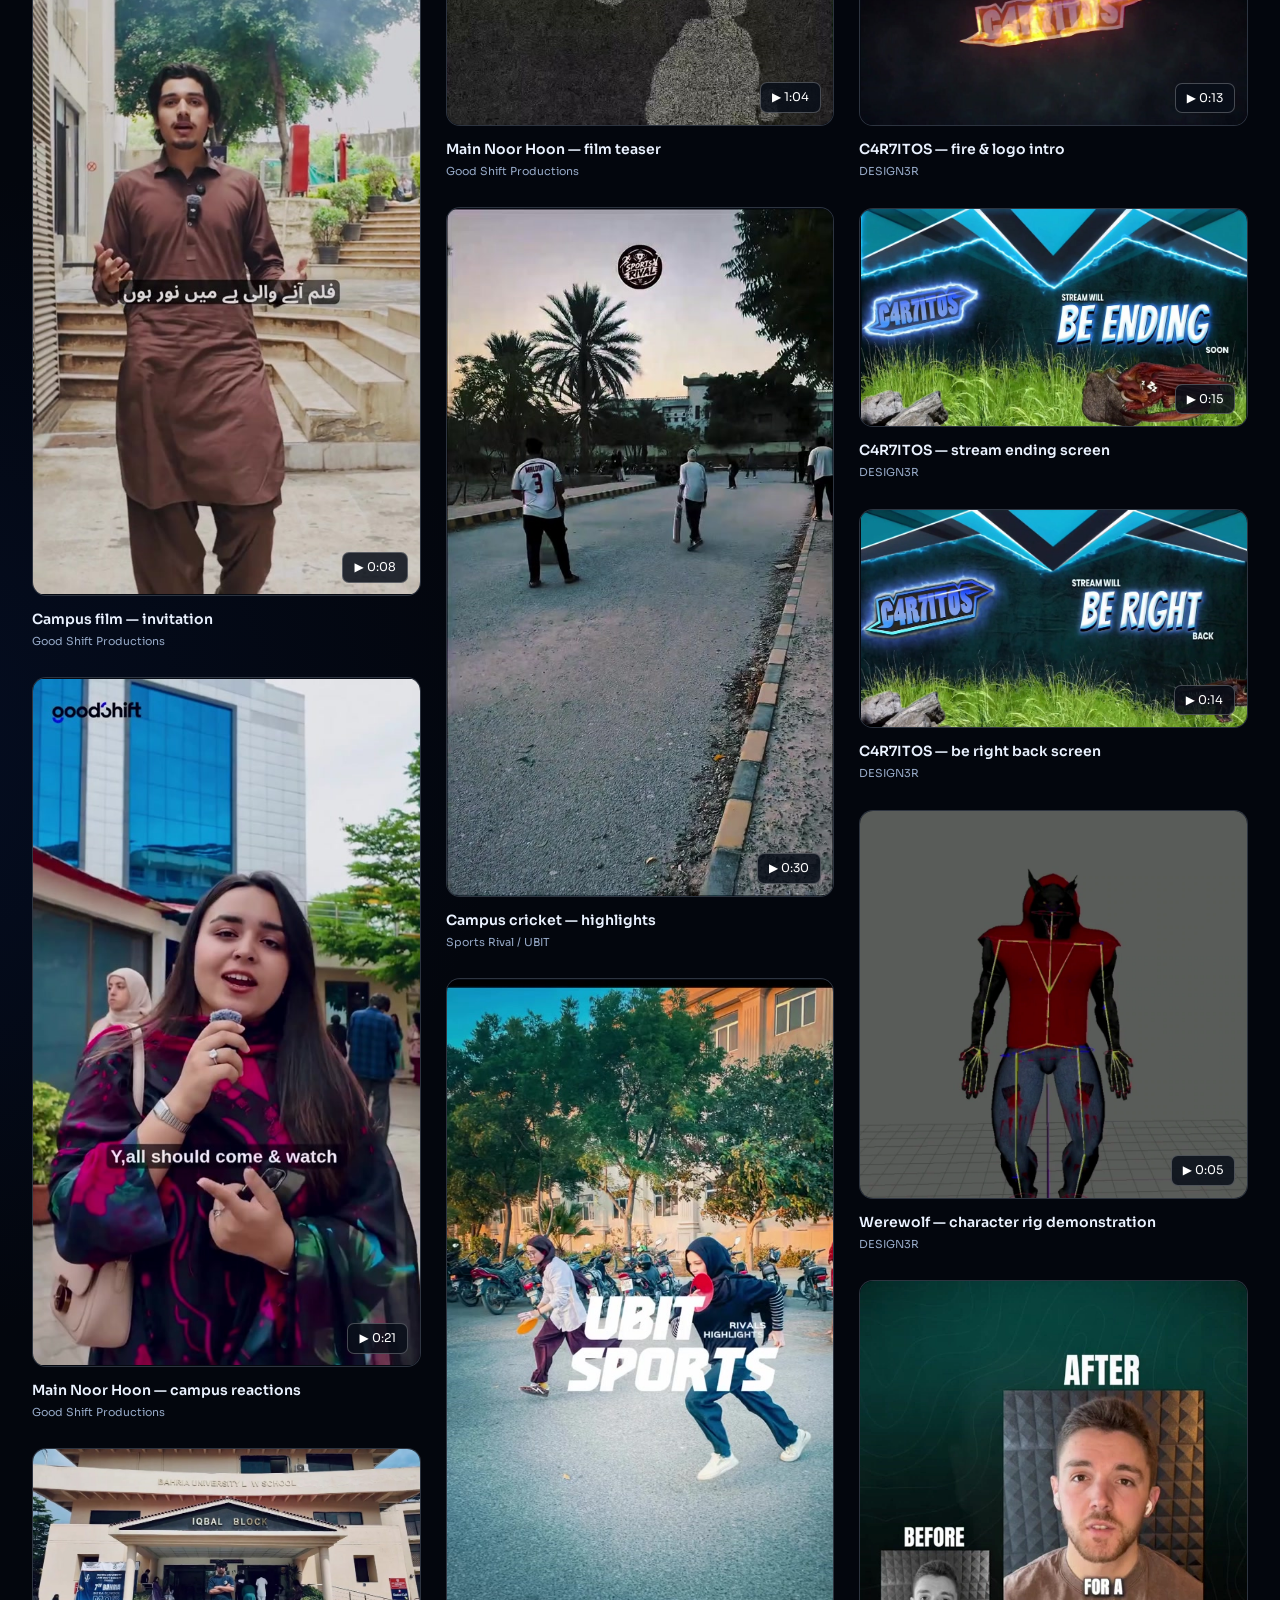
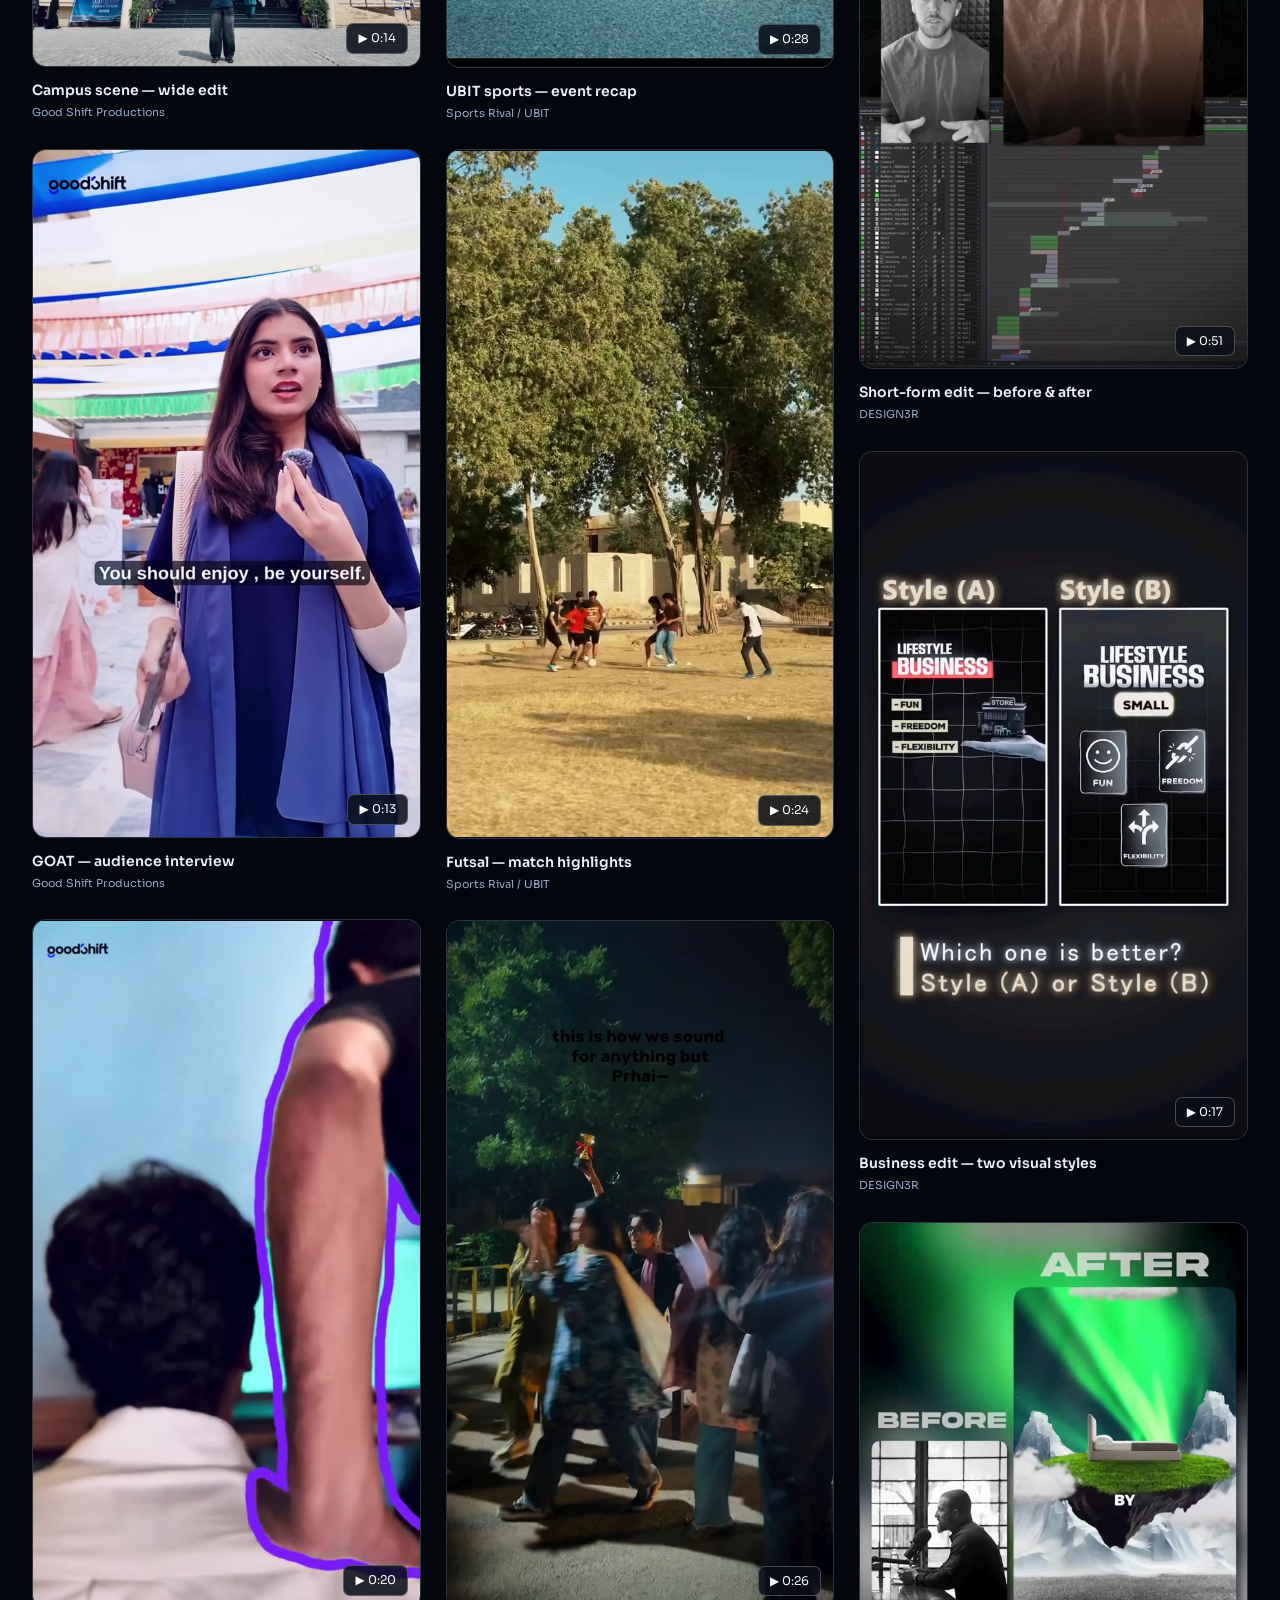
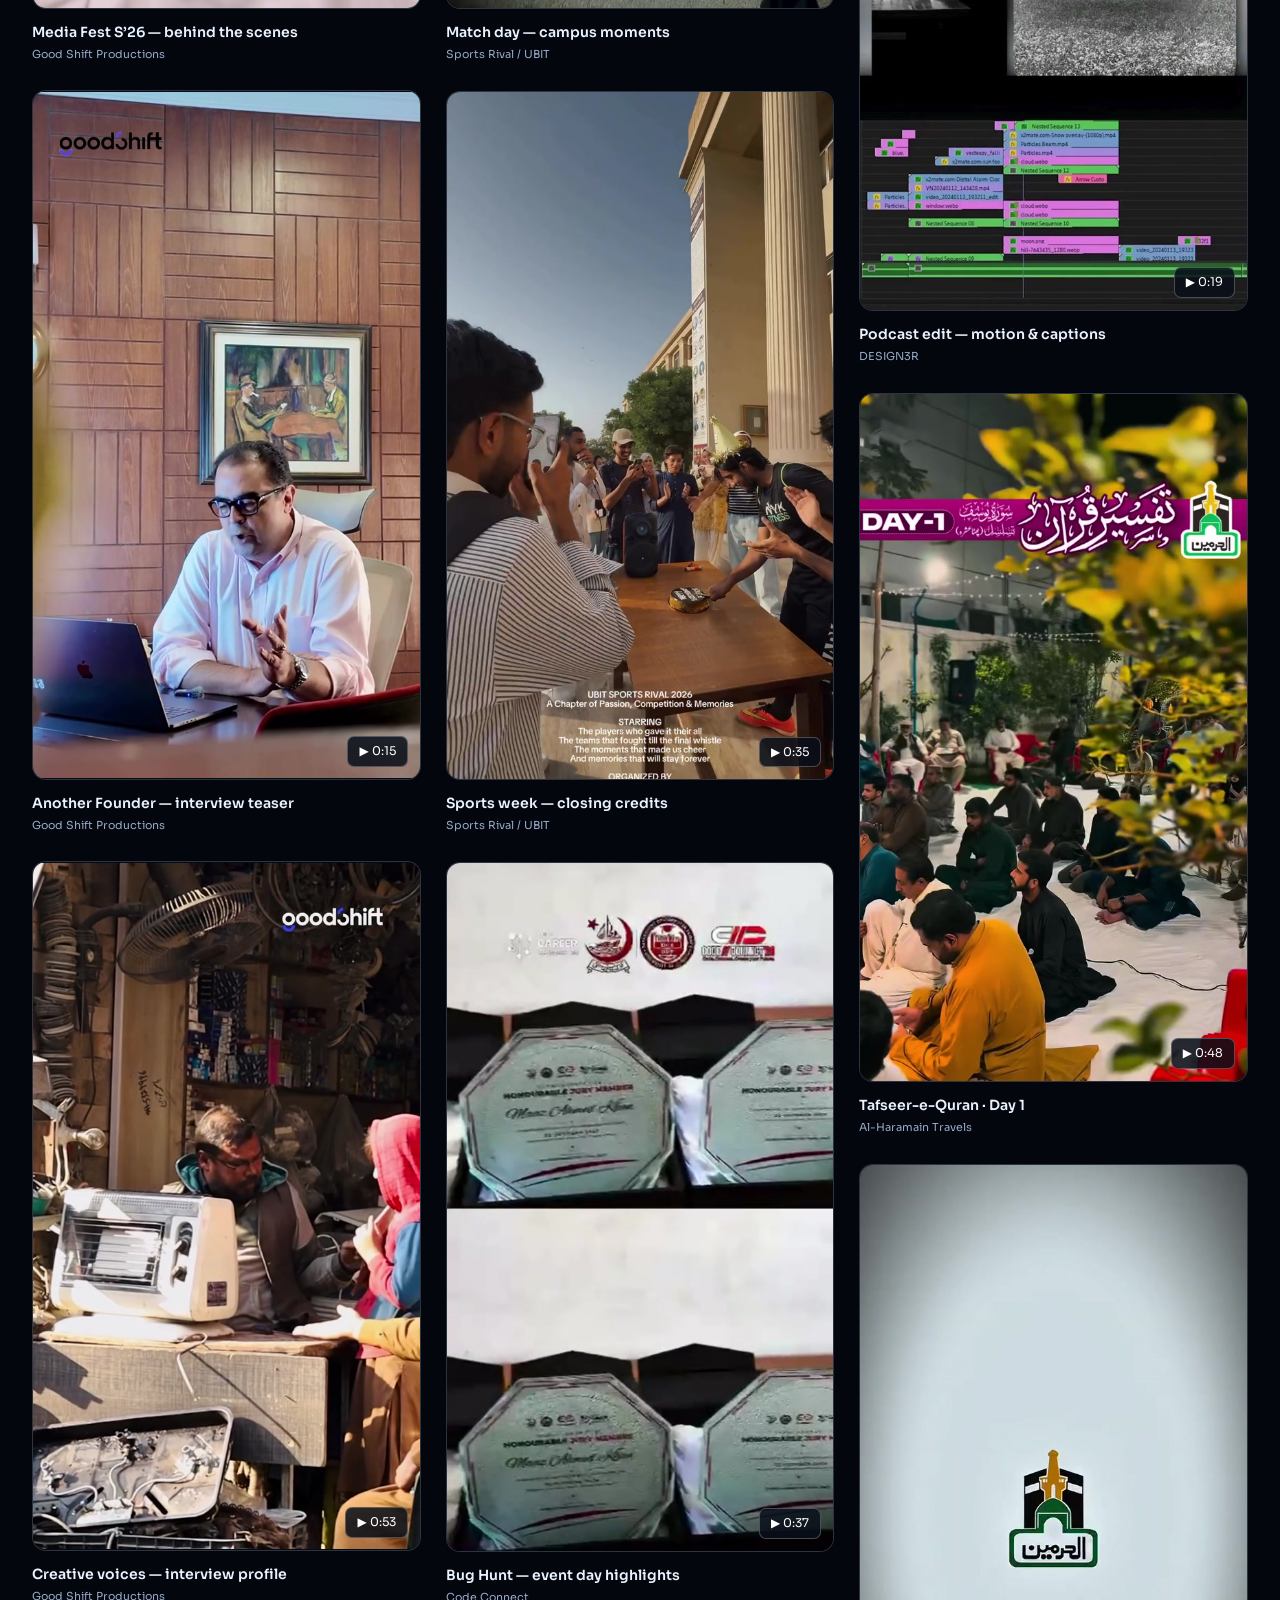
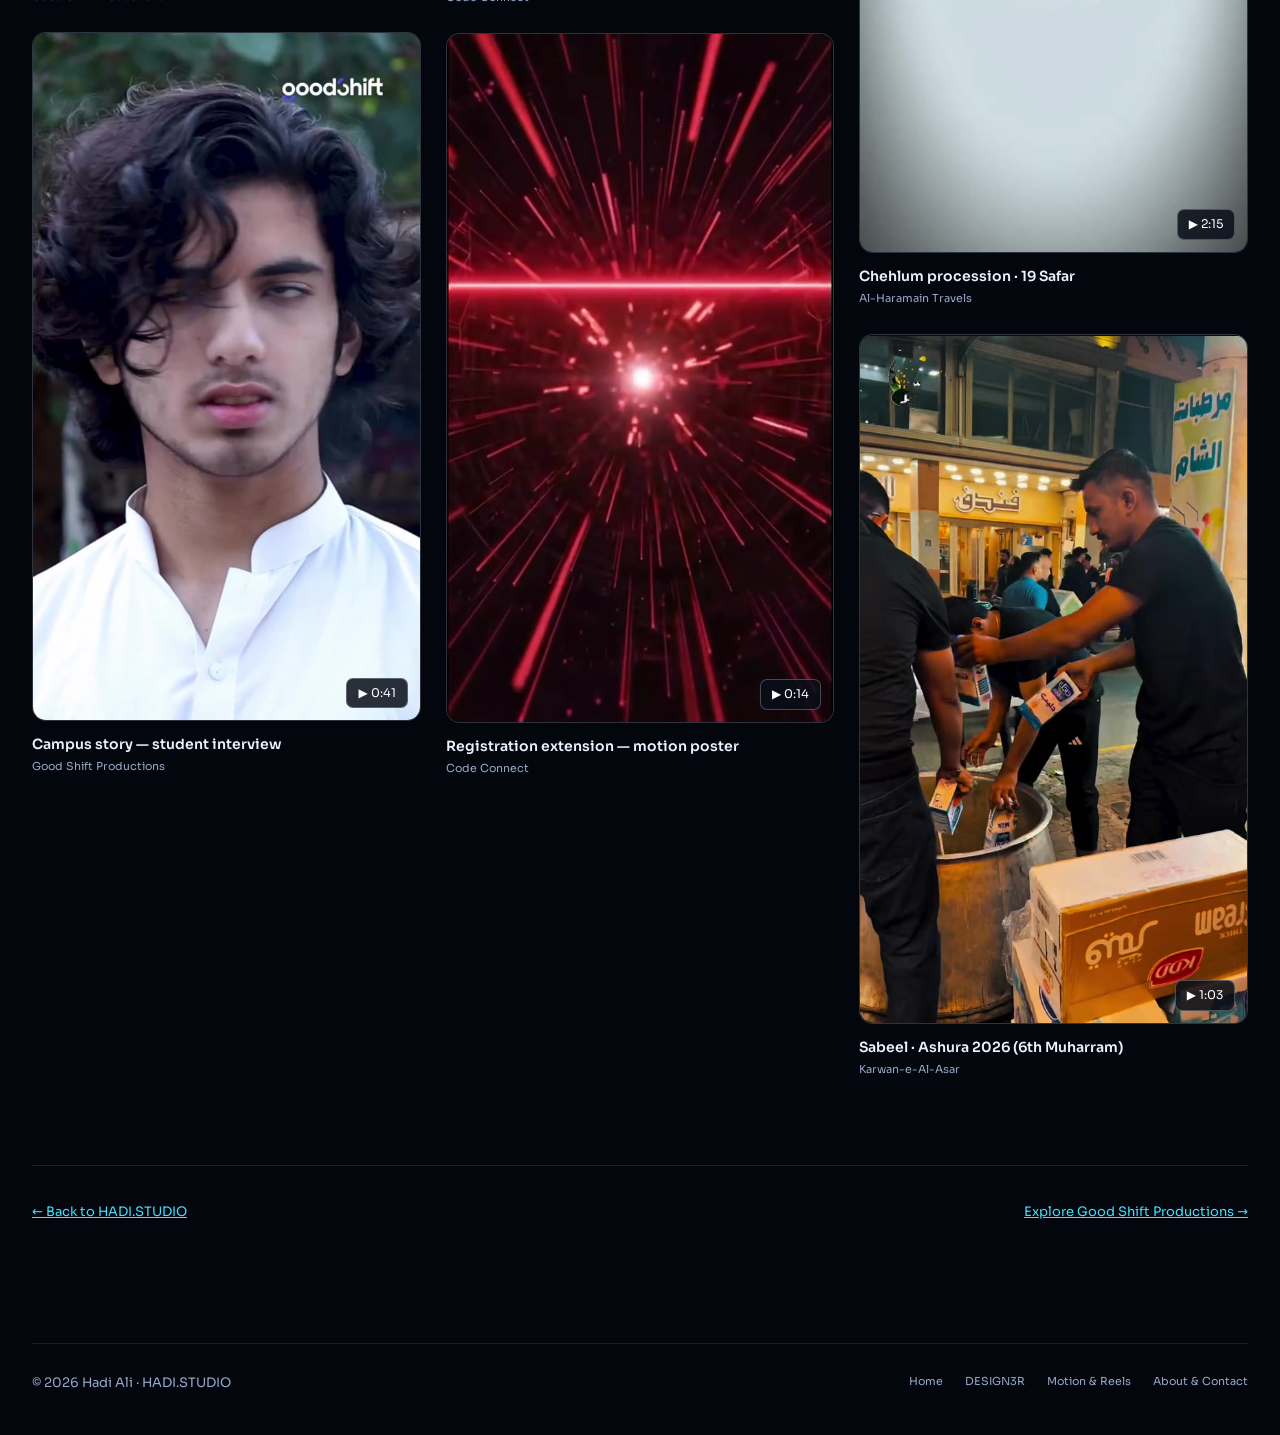
<file: motion-reels.html>
<!doctype html><html lang="en"><head><meta charset="utf-8"><meta name="viewport" content="width=device-width,initial-scale=1"><meta name="theme-color" content="#03060d"><title>Motion &amp; Reels — HADI.STUDIO</title><meta name="description" content="Watch the motion and video portfolio of Hadi Ali, organized by project and creative identity."><meta property="og:title" content="Motion &amp; Reels — HADI.STUDIO"><meta property="og:description" content="Watch the motion and video portfolio of Hadi Ali, organized by project and creative identity."><link rel="icon" href="assets/favicon.svg" type="image/svg+xml"><link rel="preconnect" href="https://fonts.googleapis.com"><link rel="preconnect" href="https://fonts.gstatic.com" crossorigin><link href="https://fonts.googleapis.com/css2?family=JetBrains+Mono:wght@400;500&family=Sora:wght@300;400;600;800&display=swap" rel="stylesheet"><link rel="stylesheet" href="css/style.css"><link rel="stylesheet" href="css/common.css"><link rel="stylesheet" href="css/portfolio.css"></head><body data-page="motion"><a class="skip" href="#main">Skip to content</a><header class="bar glass"><a class="brand" href="index.html">HADI<span>.</span>STUDIO</a><button class="menu-toggle" aria-controls="main-nav" aria-expanded="false" type="button">Menu +</button><nav id="main-nav" aria-label="HADI.STUDIO navigation"><a href="index.html">Home</a><a href="design3r.html">DESIGN3R</a><a href="good-shift.html">Good Shift</a><a href="sports-rival.html">Sports Rival</a><a href="code-connect.html">Code Connect</a><a href="motion-reels.html" class="active" aria-current="page">Motion & Reels</a><a href="travel-campaigns.html">Travel</a><a href="index.html#about">Contact</a></nav></header><main id="main"><section class="page-intro"><div class="wrap"><a class="back-link" href="index.html">← HADI.STUDIO / Selected work</a><p class="eyebrow">Video editing / Motion graphics / Short films</p><h1>MOTION.<br><em>WITH PURPOSE.</em></h1><p class="lead">Explore production work, event films, short-form edits and animated creator identities by project.</p></div></section><section class="content-section wrap"><div class="filter-bar" id="filters" role="group" aria-label="Filter motion by project"></div><p class="result-count" id="result-count" aria-live="polite"></p><div class="video-grid" id="filtered-gallery"></div></section><div class="page-bottom wrap"><a href="index.html">← Back to HADI.STUDIO</a><a href="good-shift.html">Explore Good Shift Productions →</a></div></main><footer class="wrap"><span>© <span id="year">2026</span> Hadi Ali · HADI.STUDIO</span><div class="footer-links"><a href="index.html">Home</a><a href="design3r.html">DESIGN3R</a><a href="motion-reels.html">Motion & Reels</a><a href="index.html#about">About & Contact</a></div></footer><dialog id="viewer" class="viewer" aria-labelledby="viewer-title"><button class="viewer-close" type="button" aria-label="Close media viewer">Close ×</button><button class="viewer-step" data-step="-1" type="button" aria-label="Previous artwork">‹</button><div class="viewer-stage"></div><button class="viewer-step" data-step="1" type="button" aria-label="Next artwork">›</button><div class="viewer-bottom"><div><h2 id="viewer-title">Artwork</h2><p class="viewer-credit"></p></div><span class="viewer-counter" aria-live="polite"></span></div></dialog><script src="js/data.js"></script><script src="js/ui.js"></script><script src="js/main.js"></script><noscript><p class="wrap">Please enable JavaScript to browse the interactive galleries and media viewer.</p></noscript></body></html>
</file>
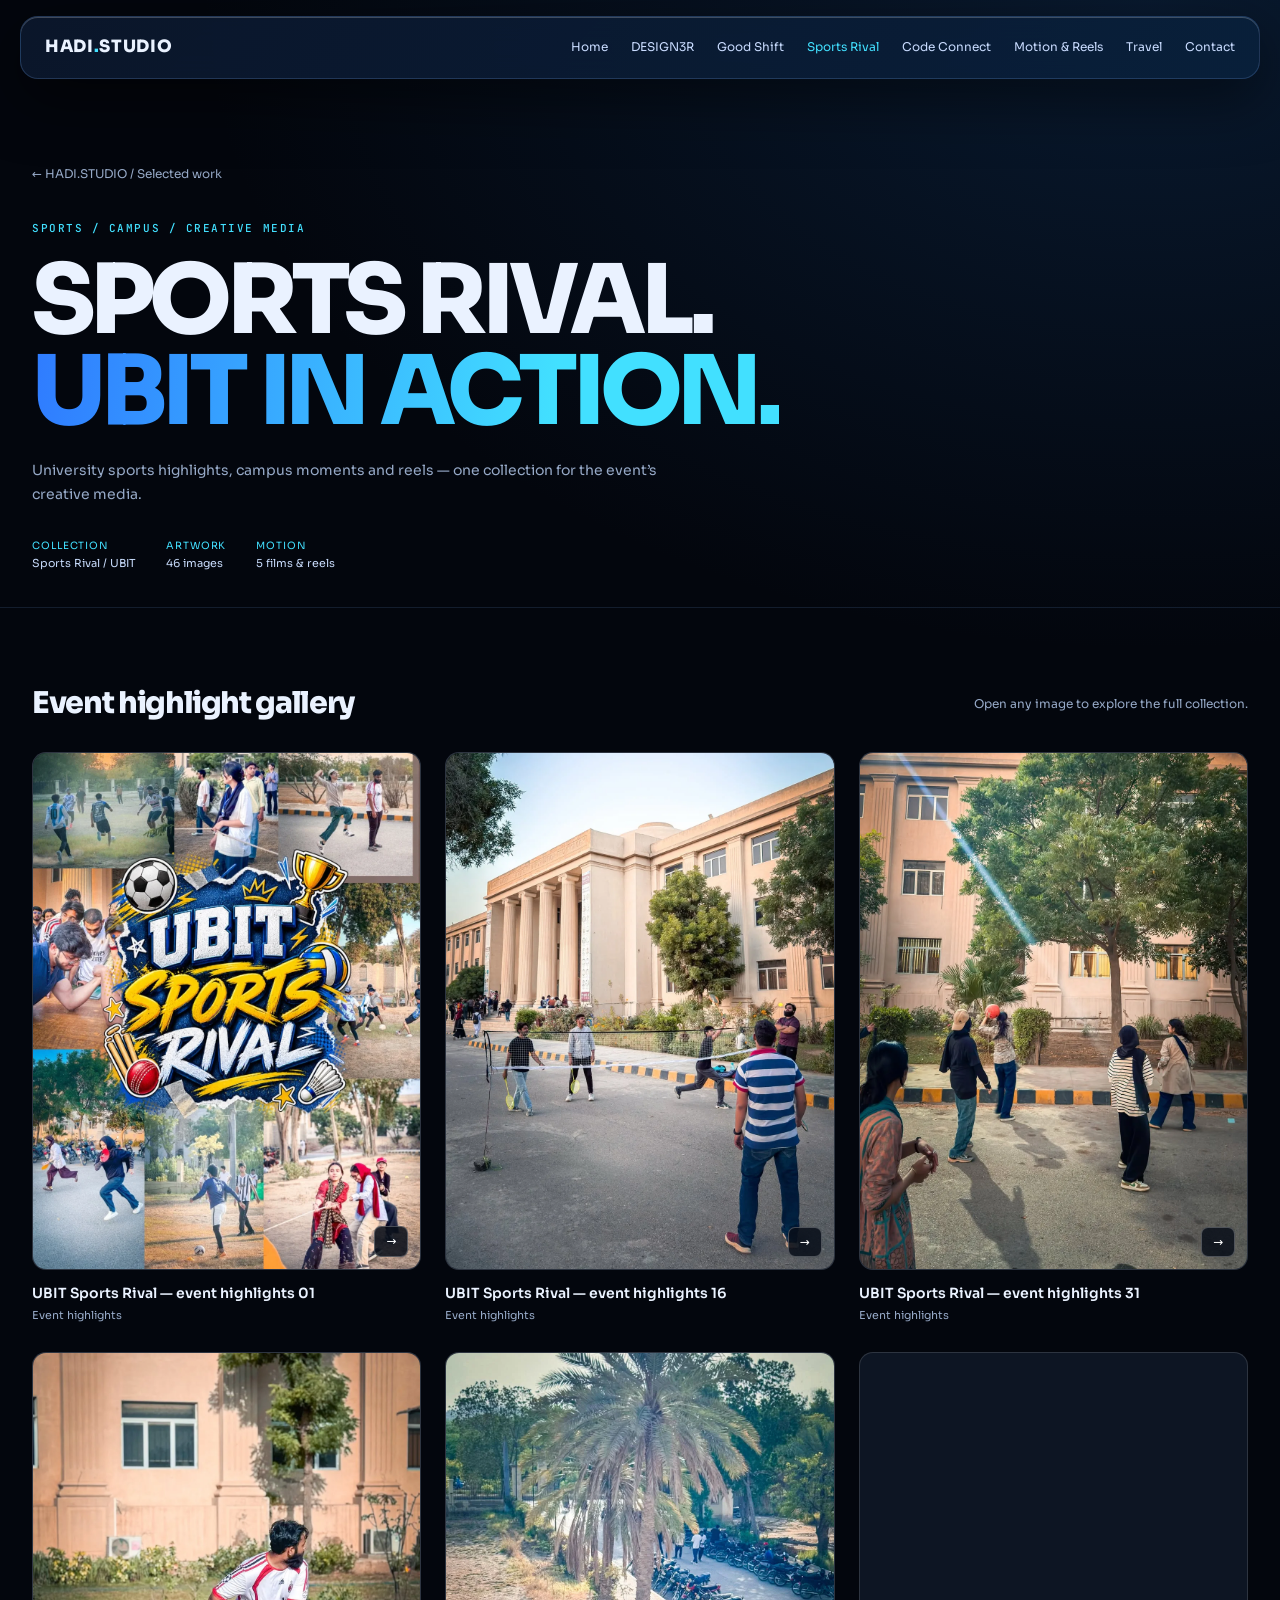
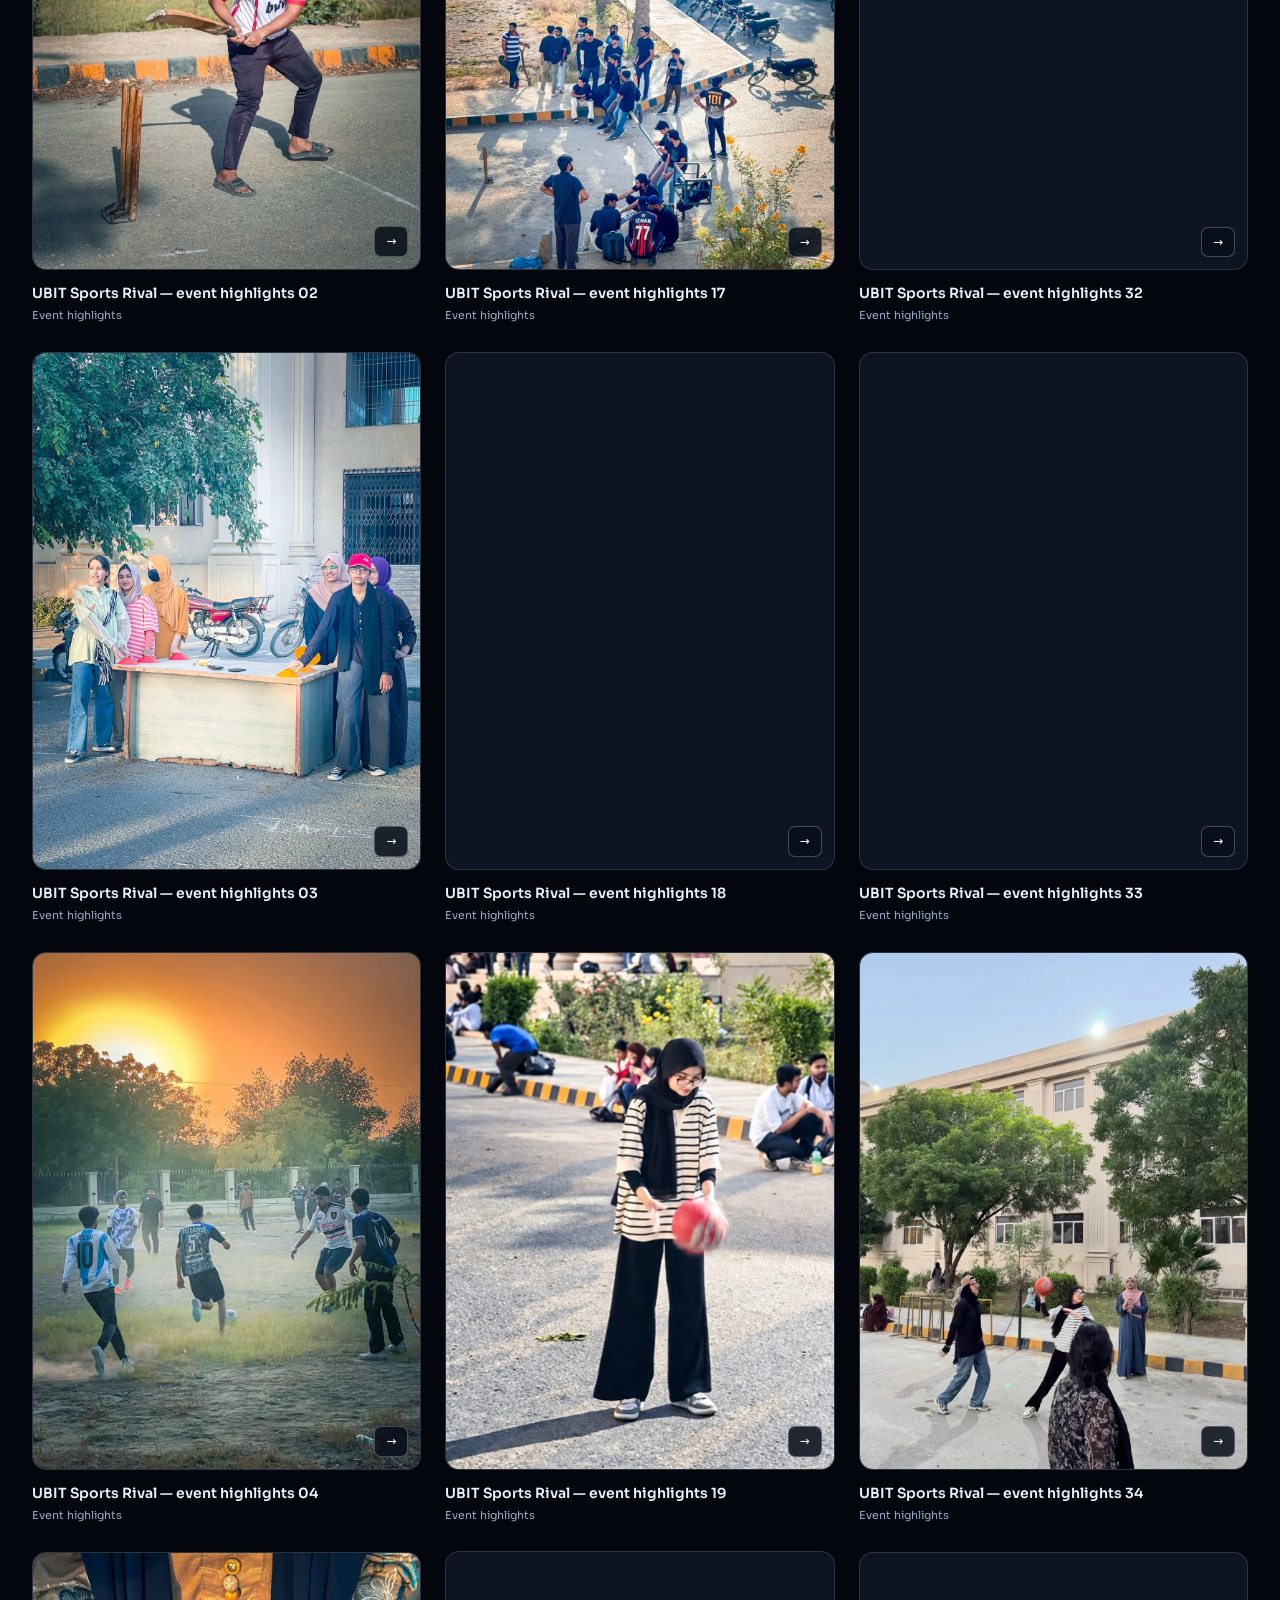
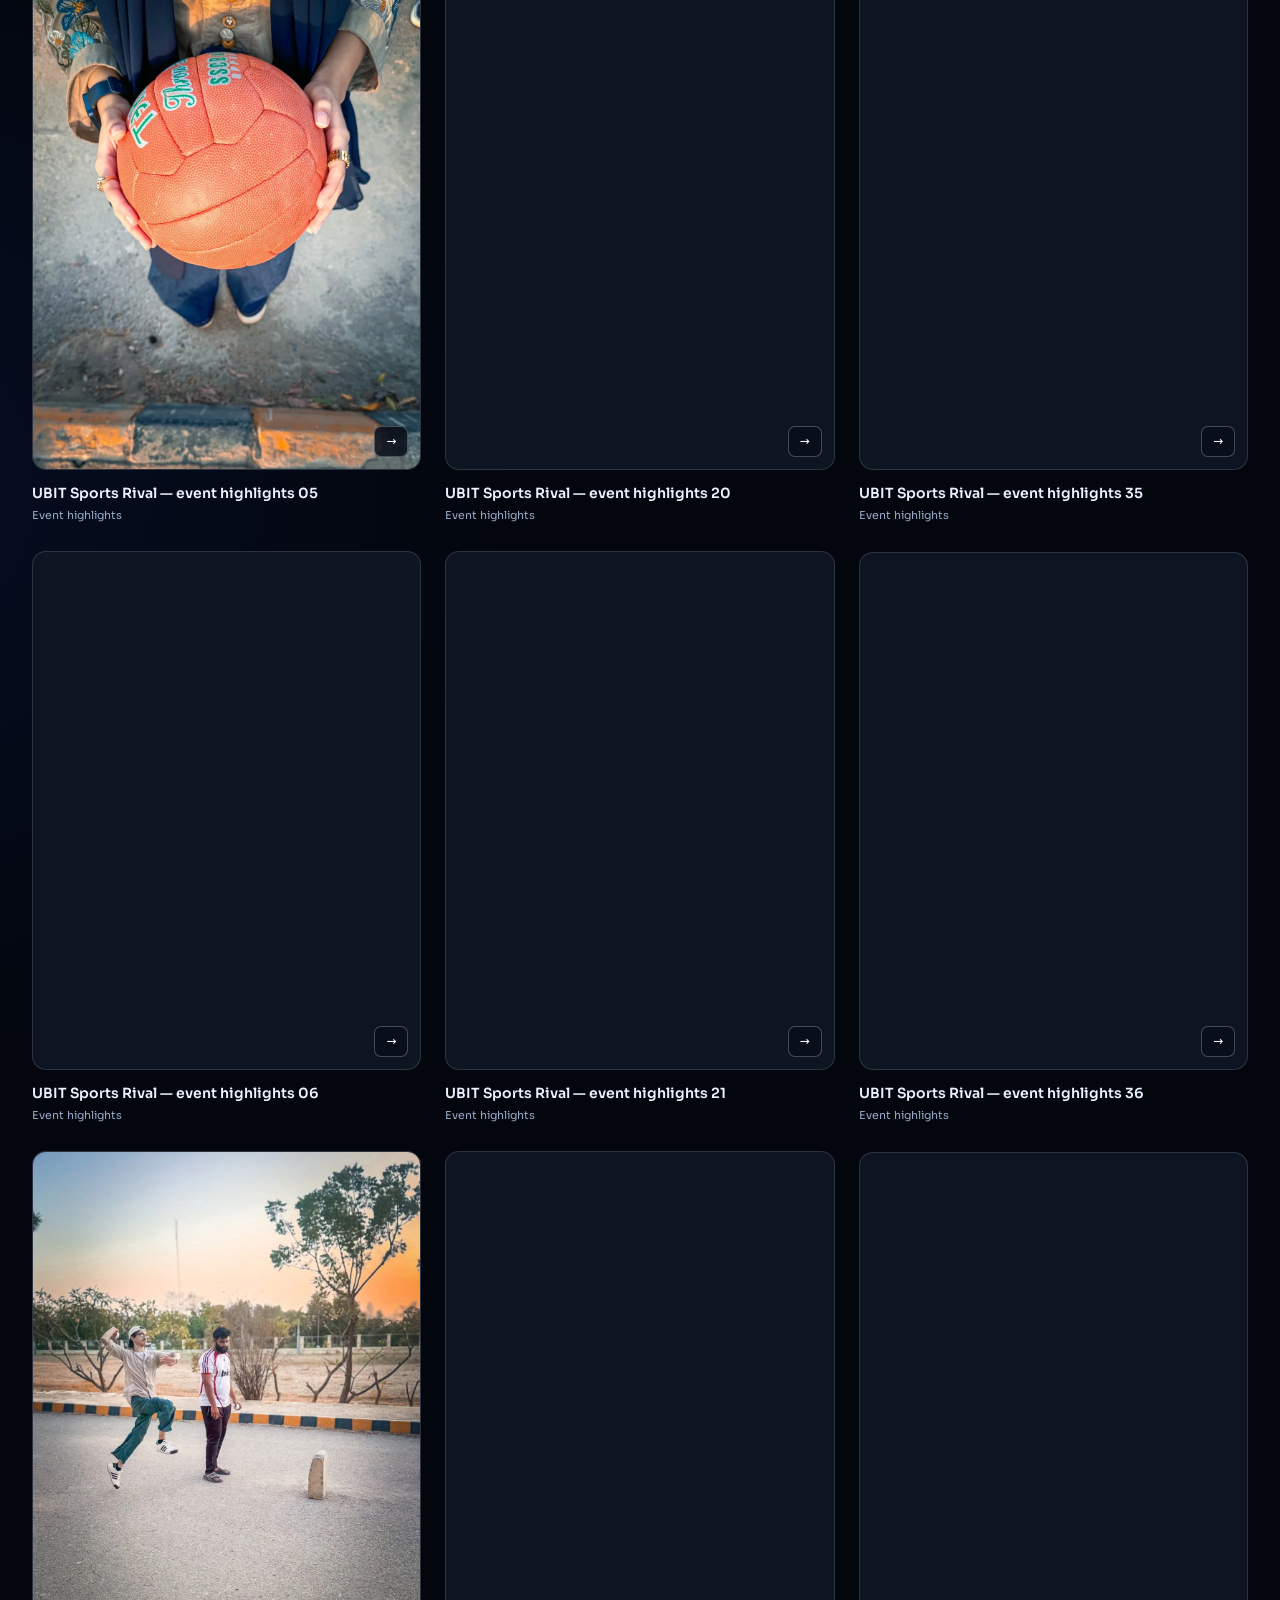
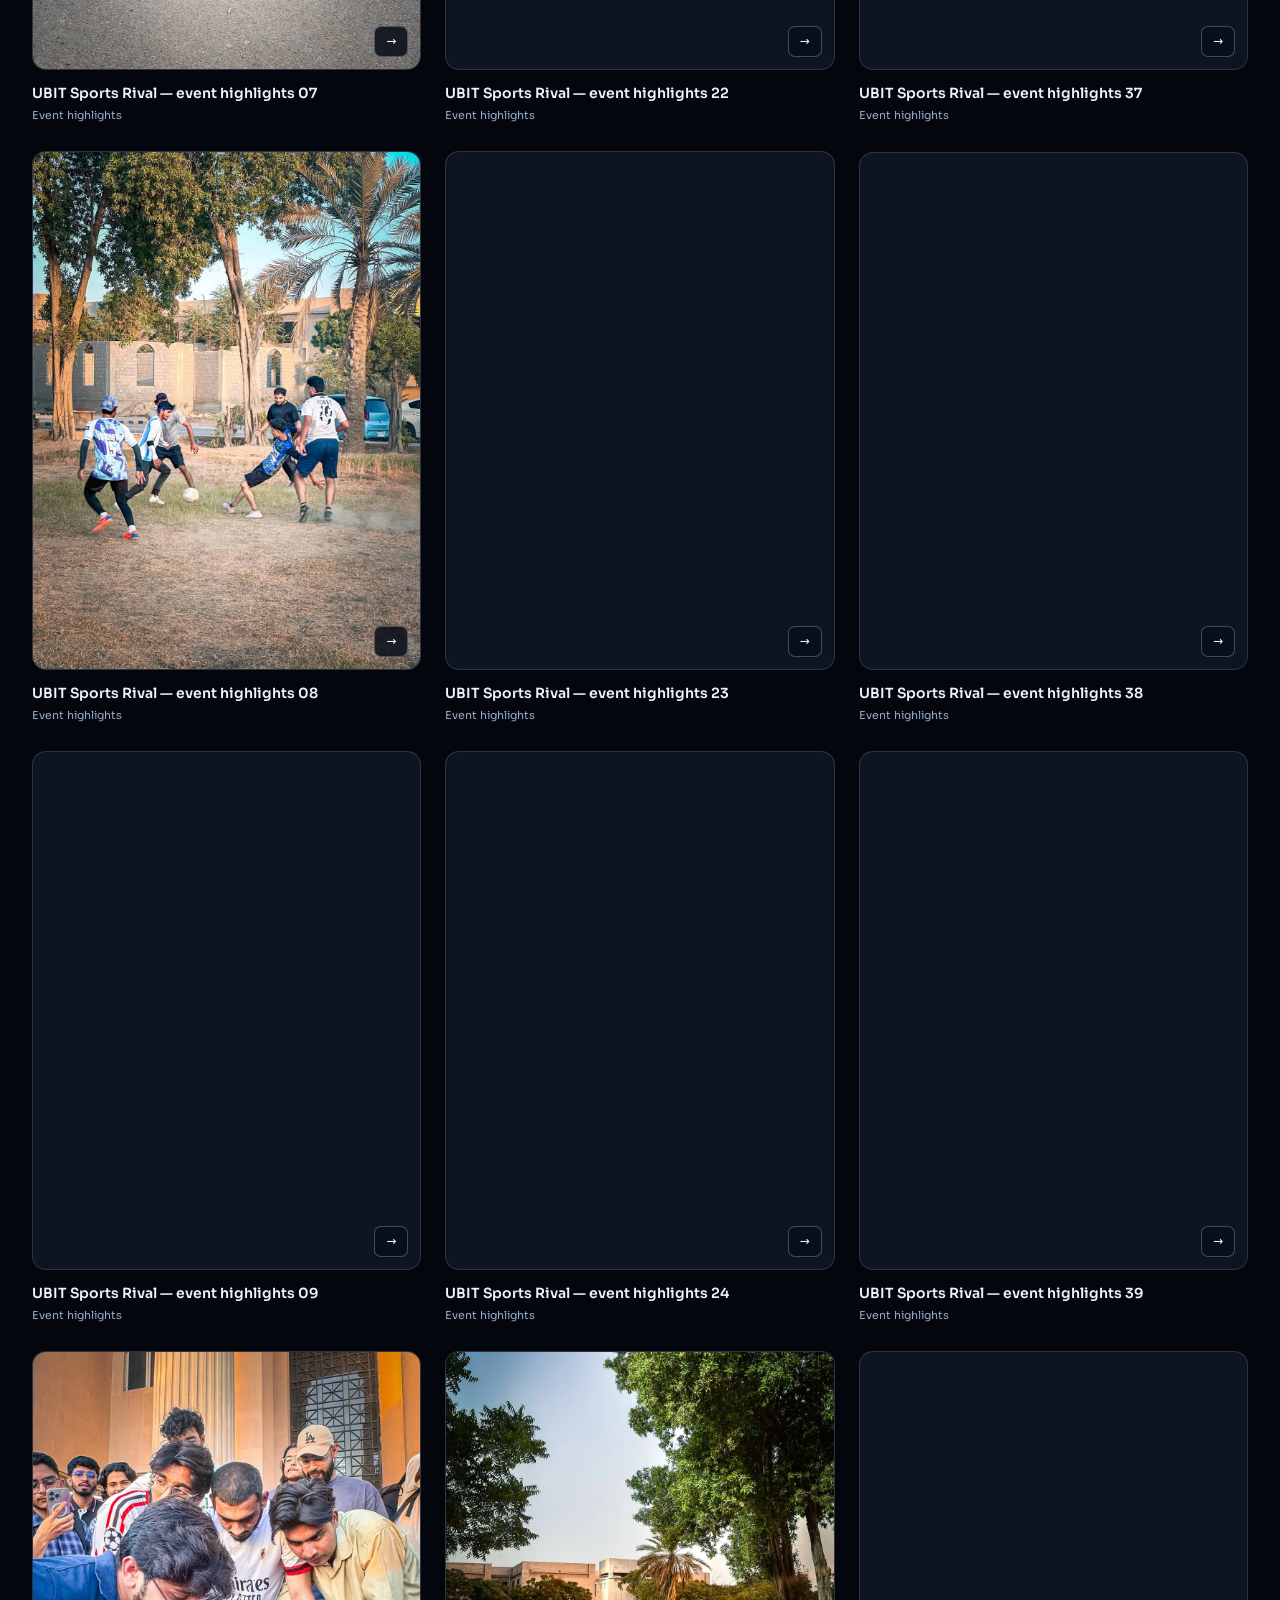
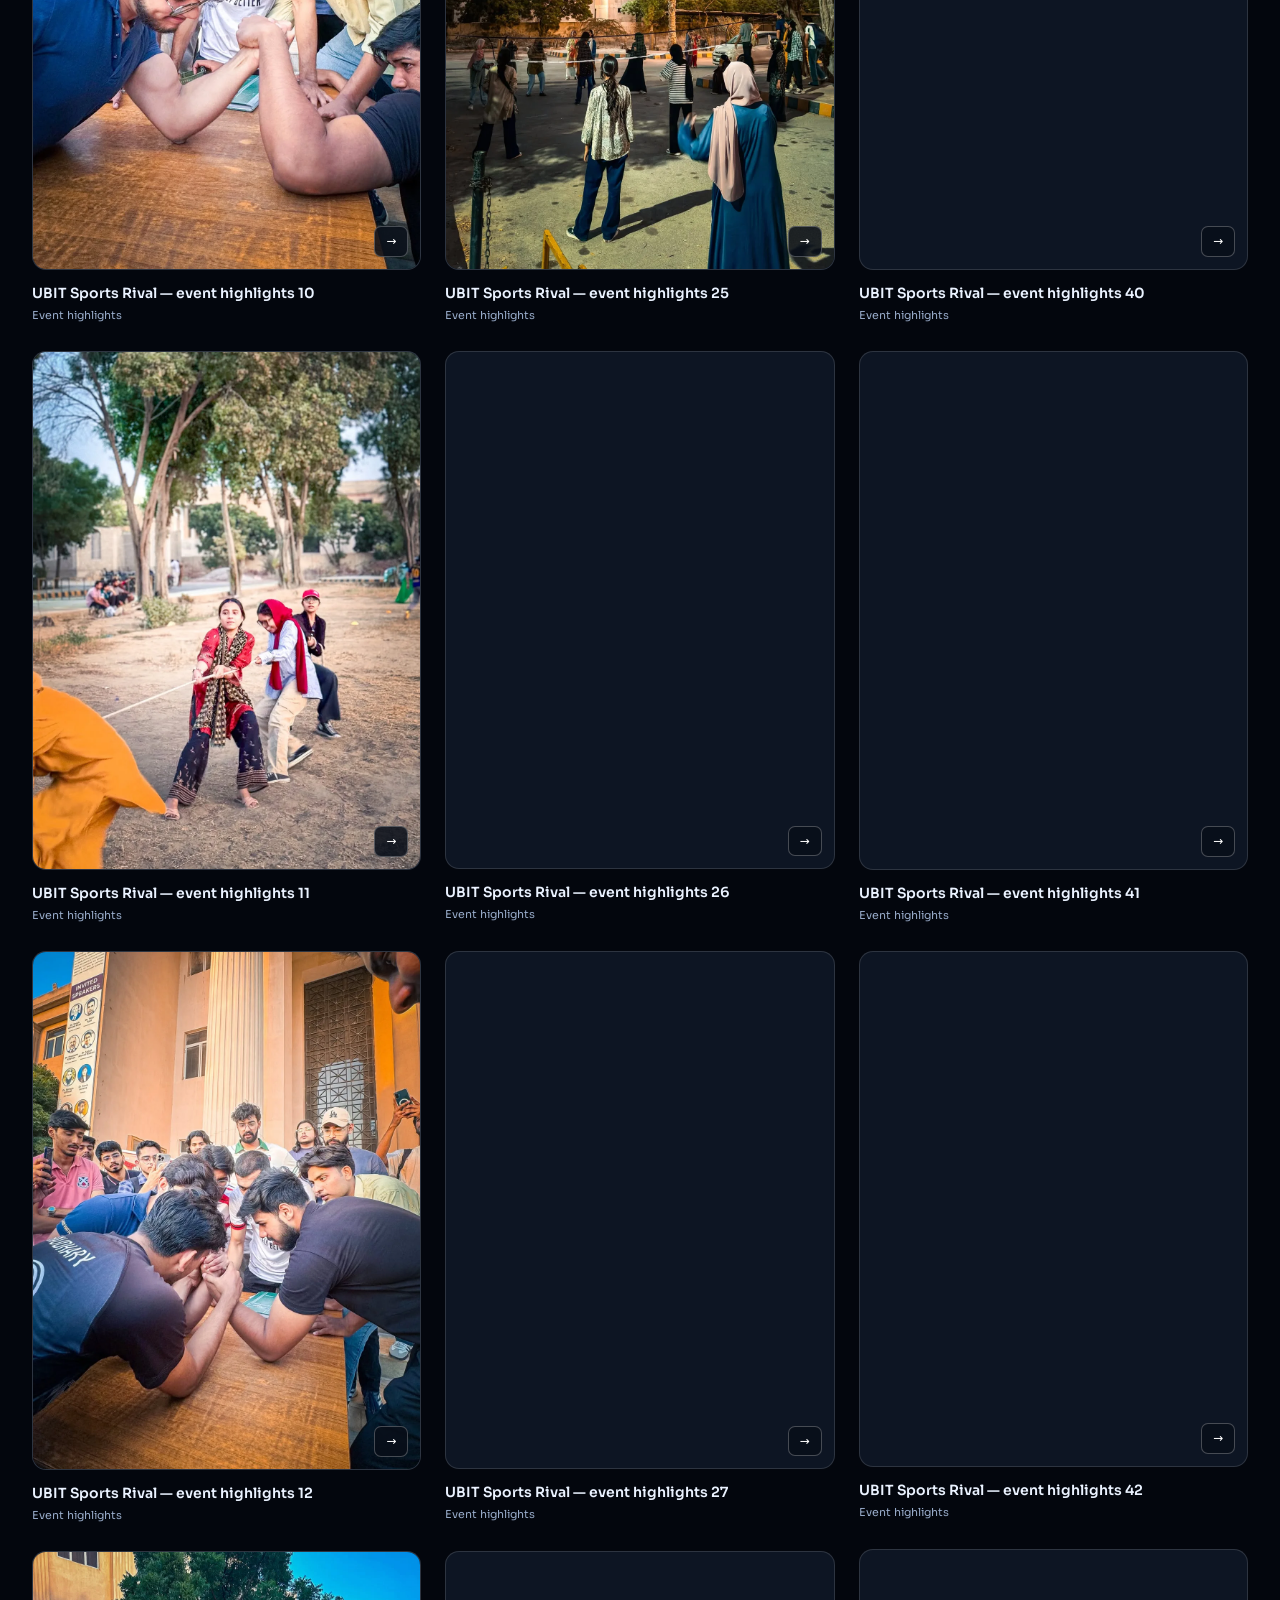
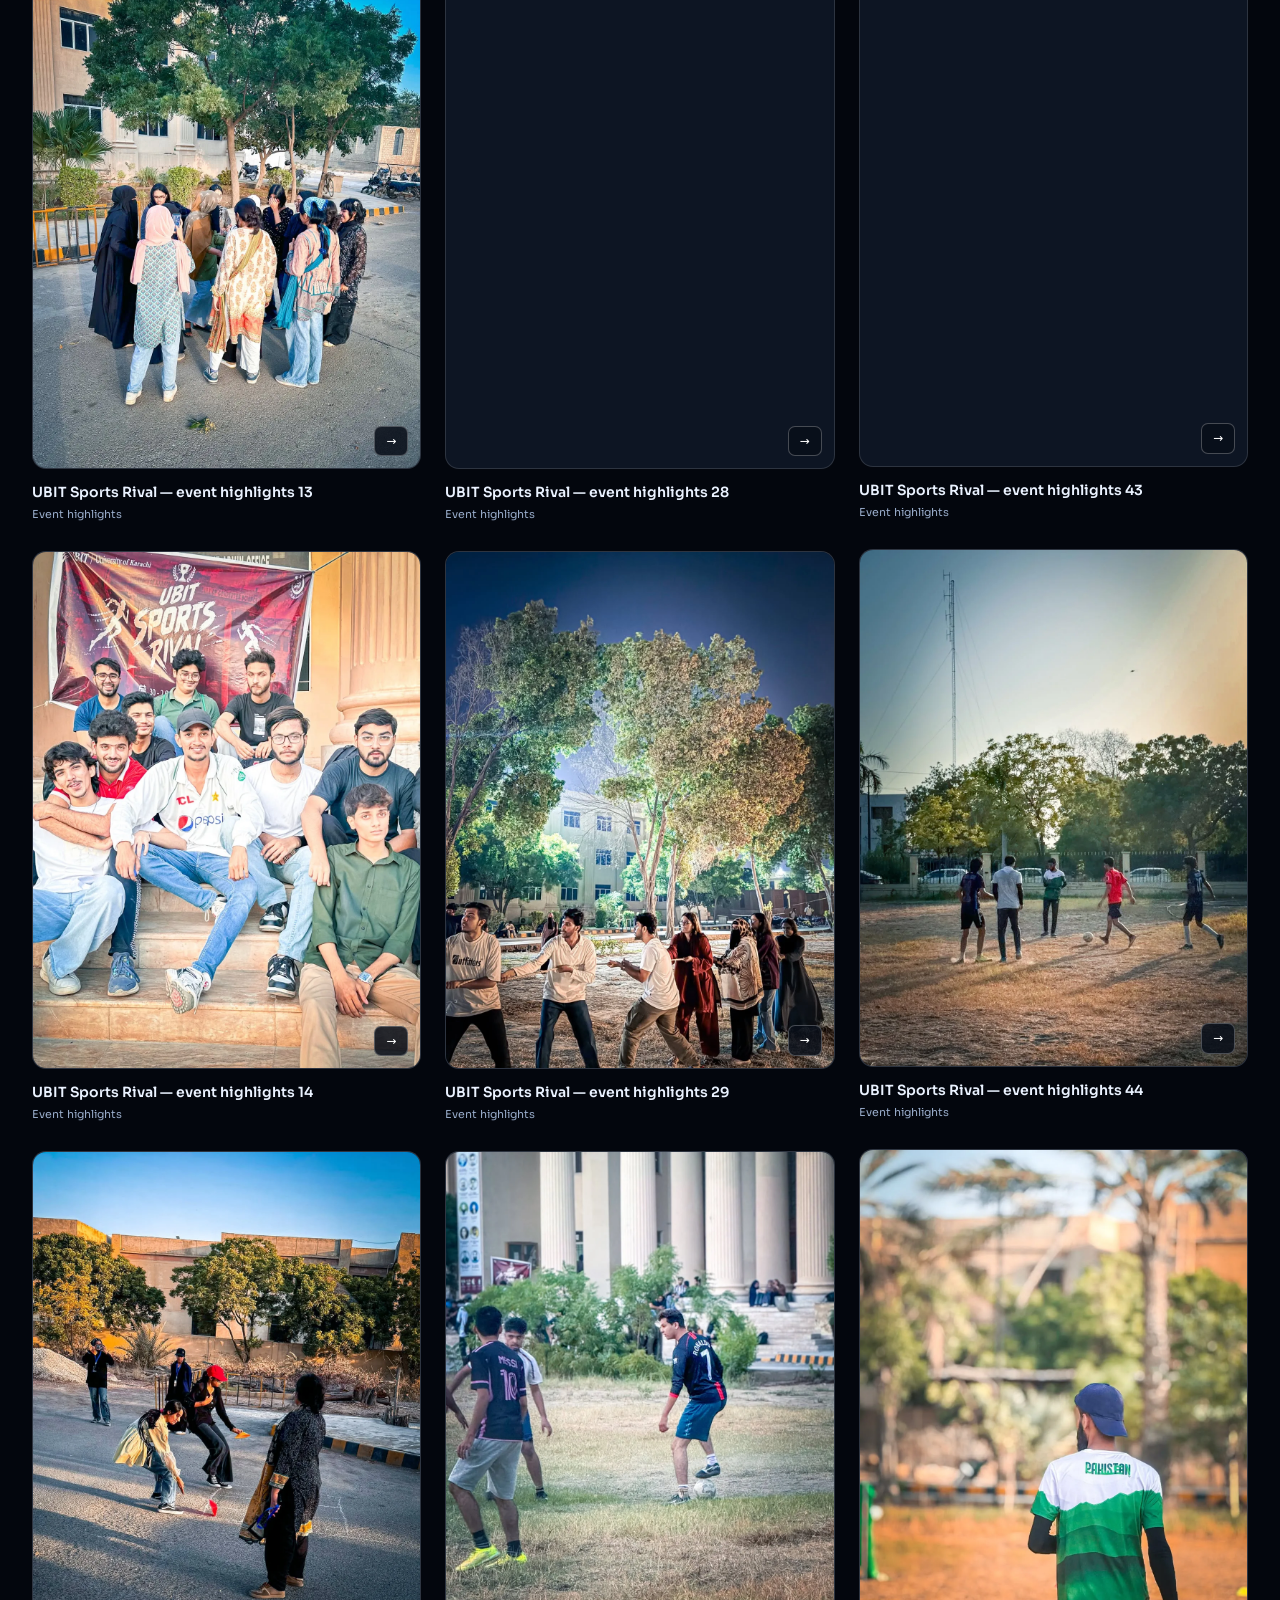
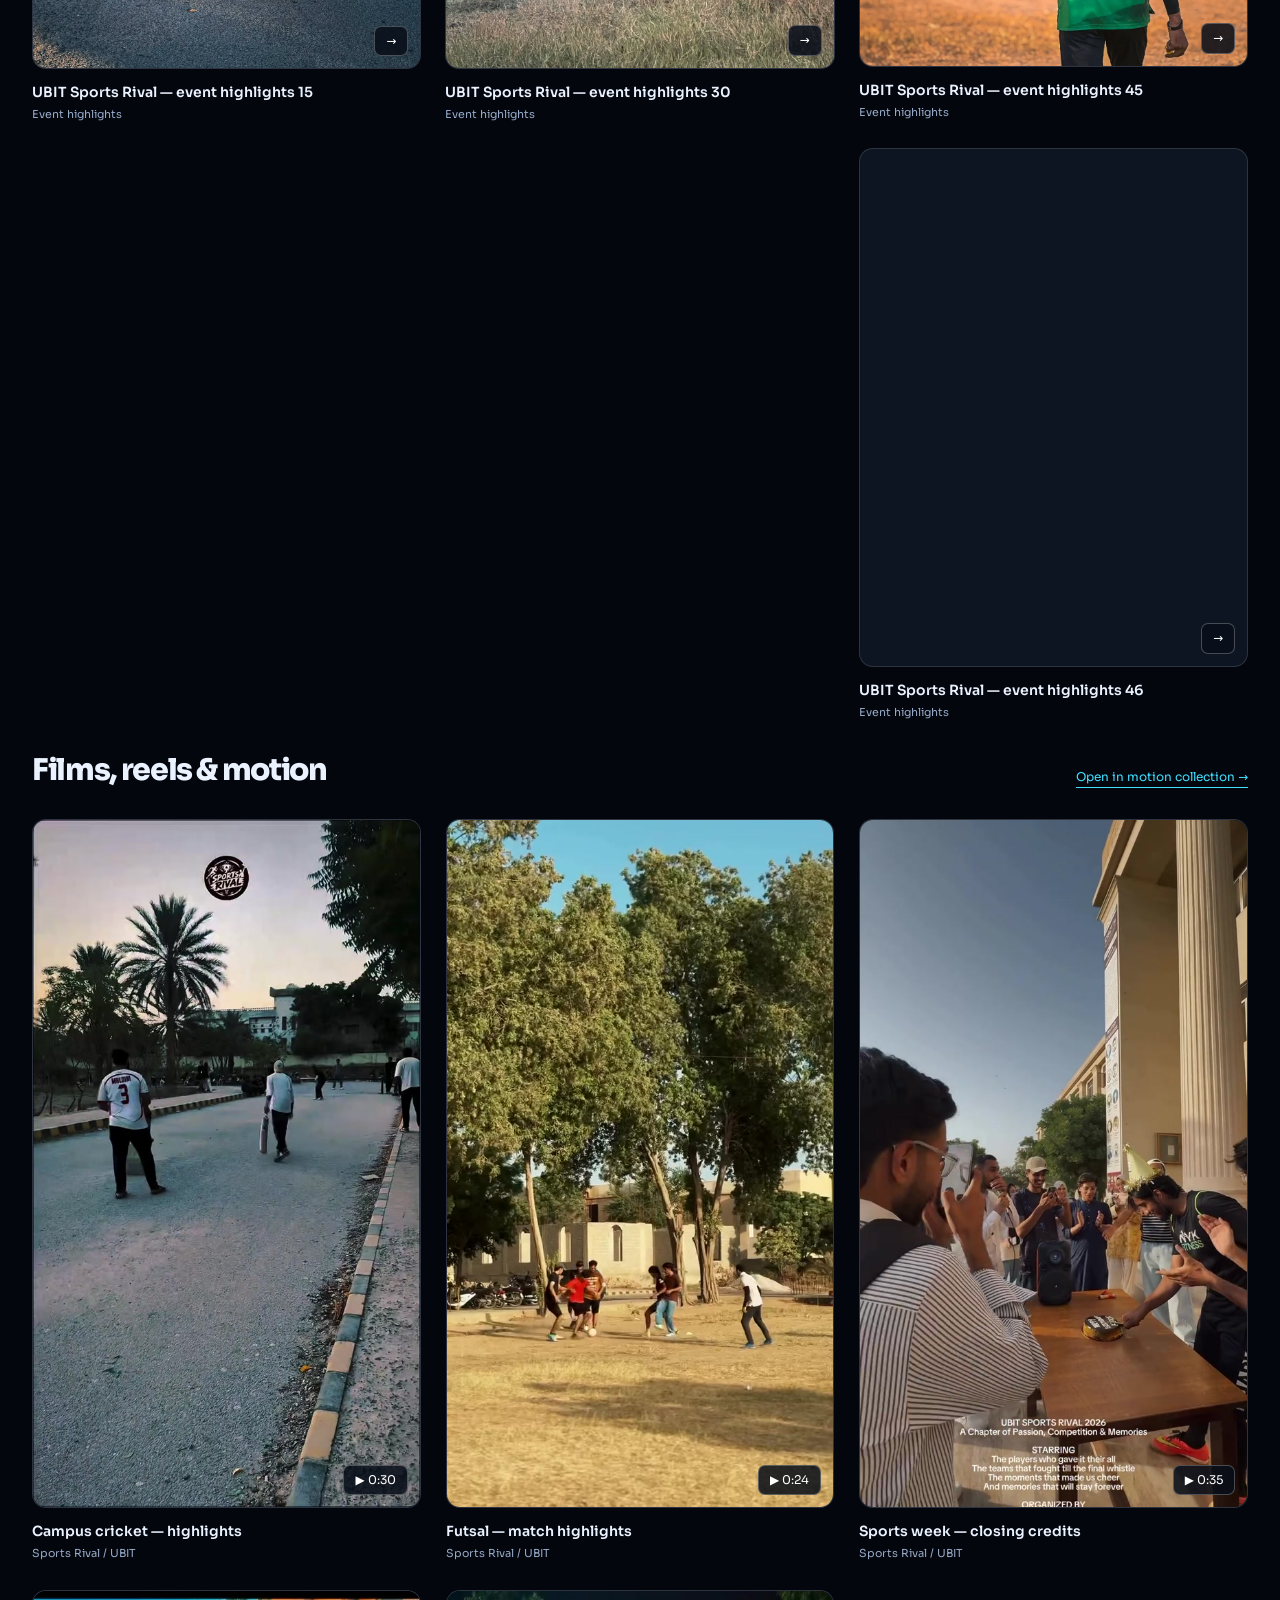
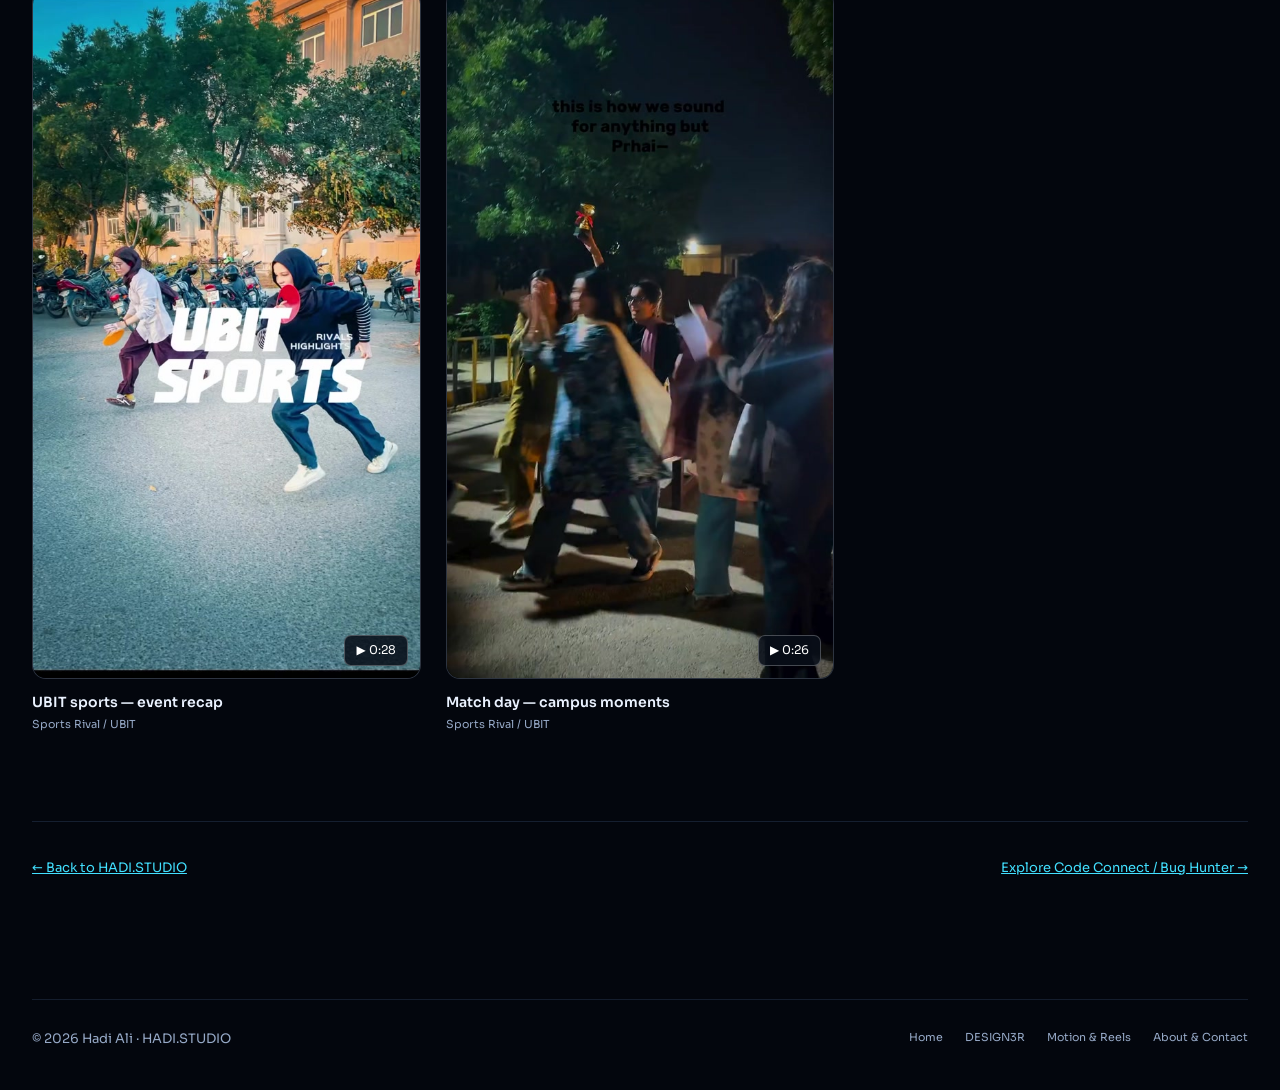
<file: sports-rival.html>
<!doctype html><html lang="en"><head><meta charset="utf-8"><meta name="viewport" content="width=device-width,initial-scale=1"><meta name="theme-color" content="#03060d"><title>Sports Rival / UBIT — HADI.STUDIO</title><meta name="description" content="University sports highlights, campus moments and reels — one collection for the event’s creative media."><meta property="og:title" content="Sports Rival / UBIT — HADI.STUDIO"><meta property="og:description" content="University sports highlights, campus moments and reels — one collection for the event’s creative media."><link rel="icon" href="assets/favicon.svg" type="image/svg+xml"><link rel="preconnect" href="https://fonts.googleapis.com"><link rel="preconnect" href="https://fonts.gstatic.com" crossorigin><link href="https://fonts.googleapis.com/css2?family=JetBrains+Mono:wght@400;500&family=Sora:wght@300;400;600;800&display=swap" rel="stylesheet"><link rel="stylesheet" href="css/style.css"><link rel="stylesheet" href="css/common.css"><link rel="stylesheet" href="css/portfolio.css"></head><body data-page="sports-rival"><a class="skip" href="#main">Skip to content</a><header class="bar glass"><a class="brand" href="index.html">HADI<span>.</span>STUDIO</a><button class="menu-toggle" aria-controls="main-nav" aria-expanded="false" type="button">Menu +</button><nav id="main-nav" aria-label="HADI.STUDIO navigation"><a href="index.html">Home</a><a href="design3r.html">DESIGN3R</a><a href="good-shift.html">Good Shift</a><a href="sports-rival.html" class="active" aria-current="page">Sports Rival</a><a href="code-connect.html">Code Connect</a><a href="motion-reels.html">Motion & Reels</a><a href="travel-campaigns.html">Travel</a><a href="index.html#about">Contact</a></nav></header><main id="main"><section class="page-intro"><div class="wrap"><a class="back-link" href="index.html">← HADI.STUDIO / Selected work</a><p class="eyebrow">Sports / Campus / Creative media</p><h1>SPORTS RIVAL.<br><em>UBIT IN ACTION.</em></h1><p class="lead">University sports highlights, campus moments and reels — one collection for the event’s creative media.</p><div class="project-meta"><div><strong>Collection</strong>Sports Rival / UBIT</div><div><strong>Artwork</strong>46 images</div><div><strong>Motion</strong>5 films & reels</div></div></div></section><section class="content-section wrap"><div class="section-head"><h2>Event highlight gallery</h2><p class="lead">Open any image to explore the full collection.</p></div><div class="gallery-grid" id="project-images"></div><div class="section-head"><h2>Films, reels & motion</h2><a class="text-link" href="motion-reels.html?category=sports-rival">Open in motion collection →</a></div><div class="video-grid" id="project-videos"></div></section><div class="page-bottom wrap"><a href="index.html">← Back to HADI.STUDIO</a><a href="code-connect.html">Explore Code Connect / Bug Hunter →</a></div></main><footer class="wrap"><span>© <span id="year">2026</span> Hadi Ali · HADI.STUDIO</span><div class="footer-links"><a href="index.html">Home</a><a href="design3r.html">DESIGN3R</a><a href="motion-reels.html">Motion & Reels</a><a href="index.html#about">About & Contact</a></div></footer><dialog id="viewer" class="viewer" aria-labelledby="viewer-title"><button class="viewer-close" type="button" aria-label="Close media viewer">Close ×</button><button class="viewer-step" data-step="-1" type="button" aria-label="Previous artwork">‹</button><div class="viewer-stage"></div><button class="viewer-step" data-step="1" type="button" aria-label="Next artwork">›</button><div class="viewer-bottom"><div><h2 id="viewer-title">Artwork</h2><p class="viewer-credit"></p></div><span class="viewer-counter" aria-live="polite"></span></div></dialog><script src="js/data.js"></script><script src="js/ui.js"></script><script src="js/main.js"></script><noscript><p class="wrap">Please enable JavaScript to browse the interactive galleries and media viewer.</p></noscript></body></html>
</file>
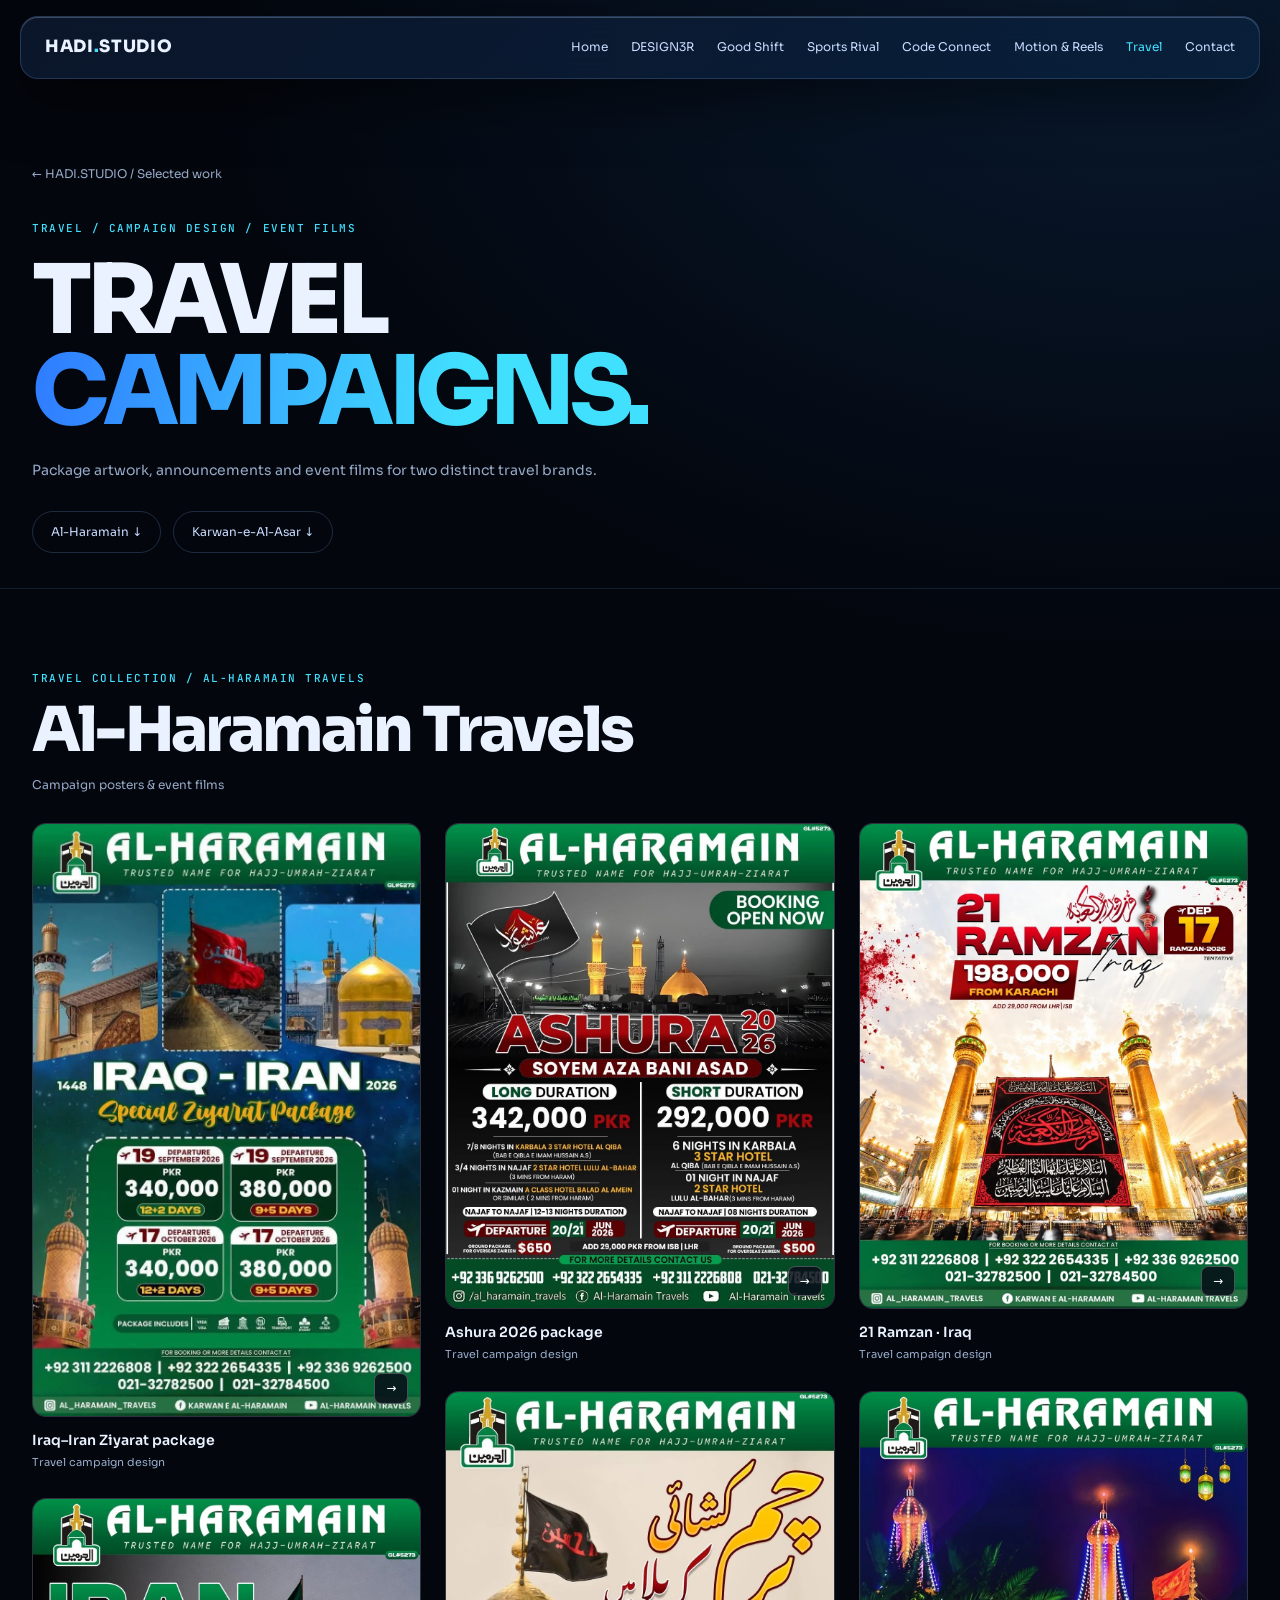
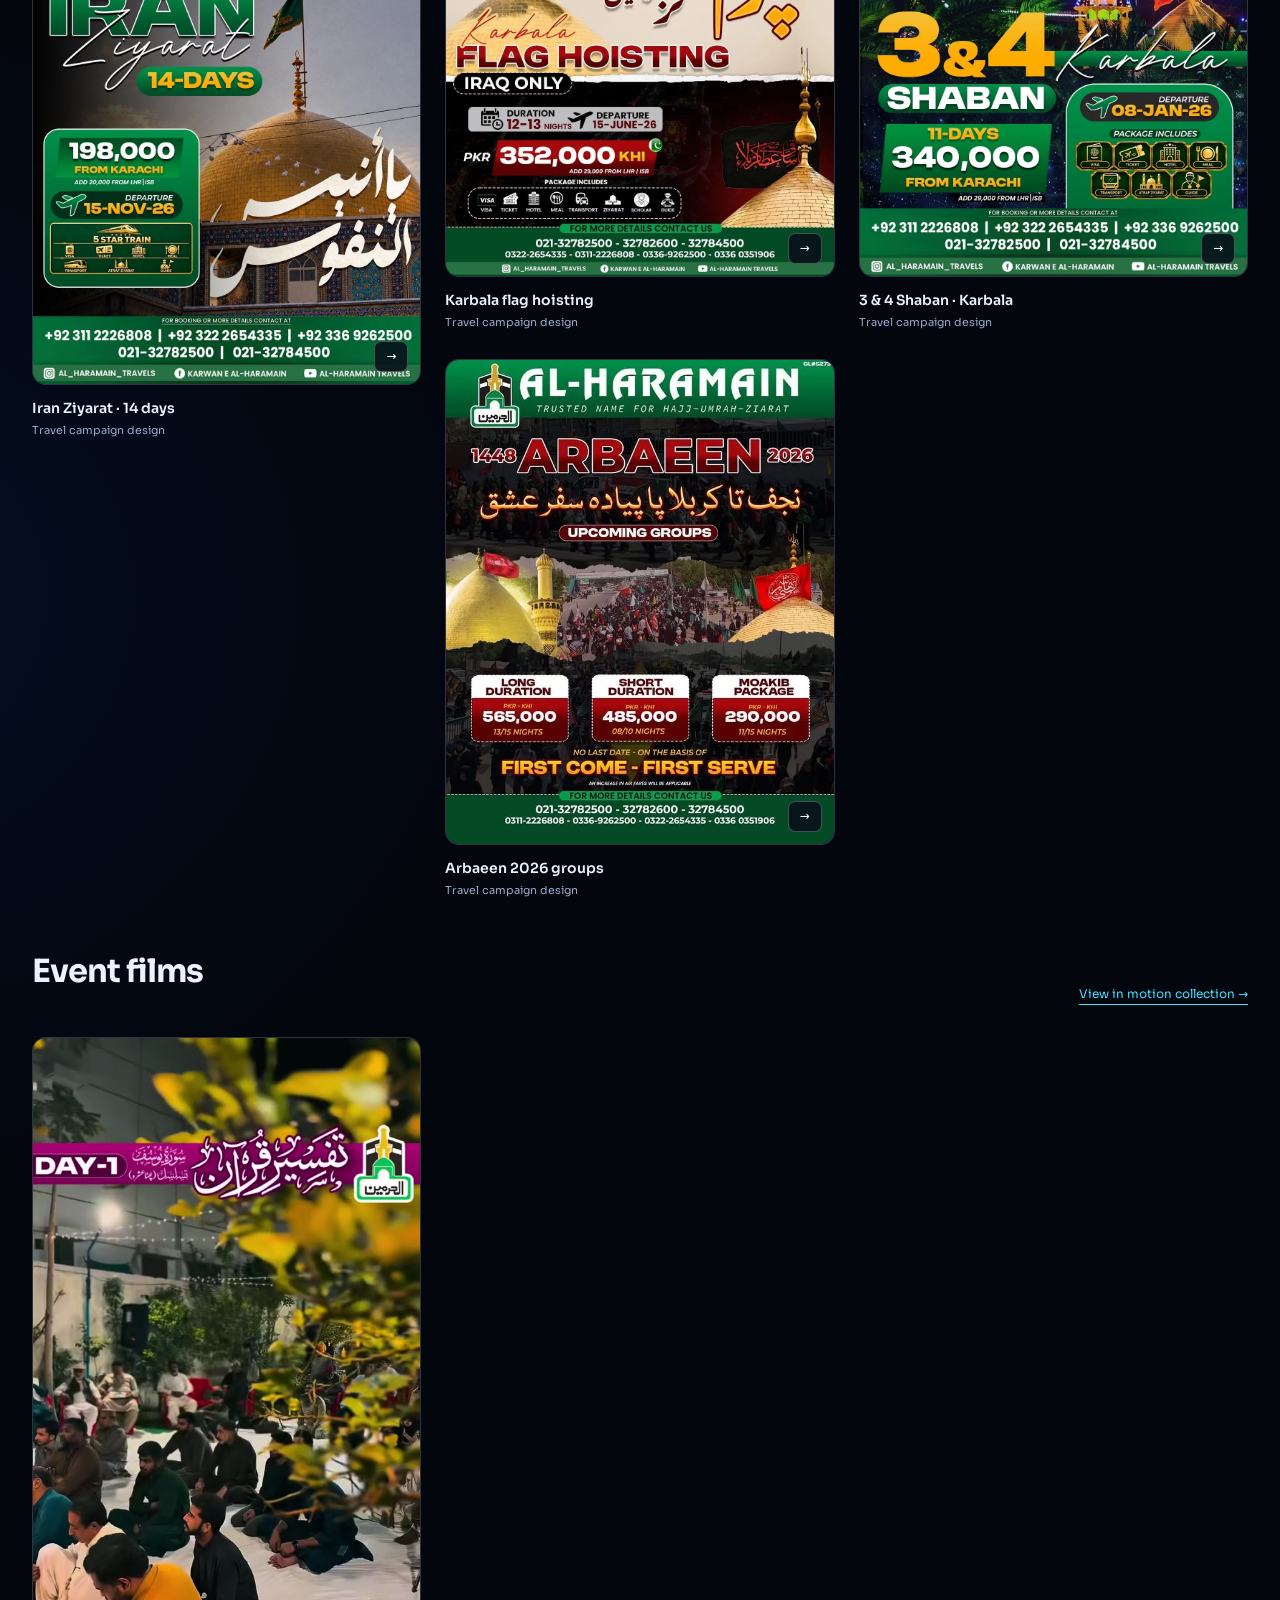
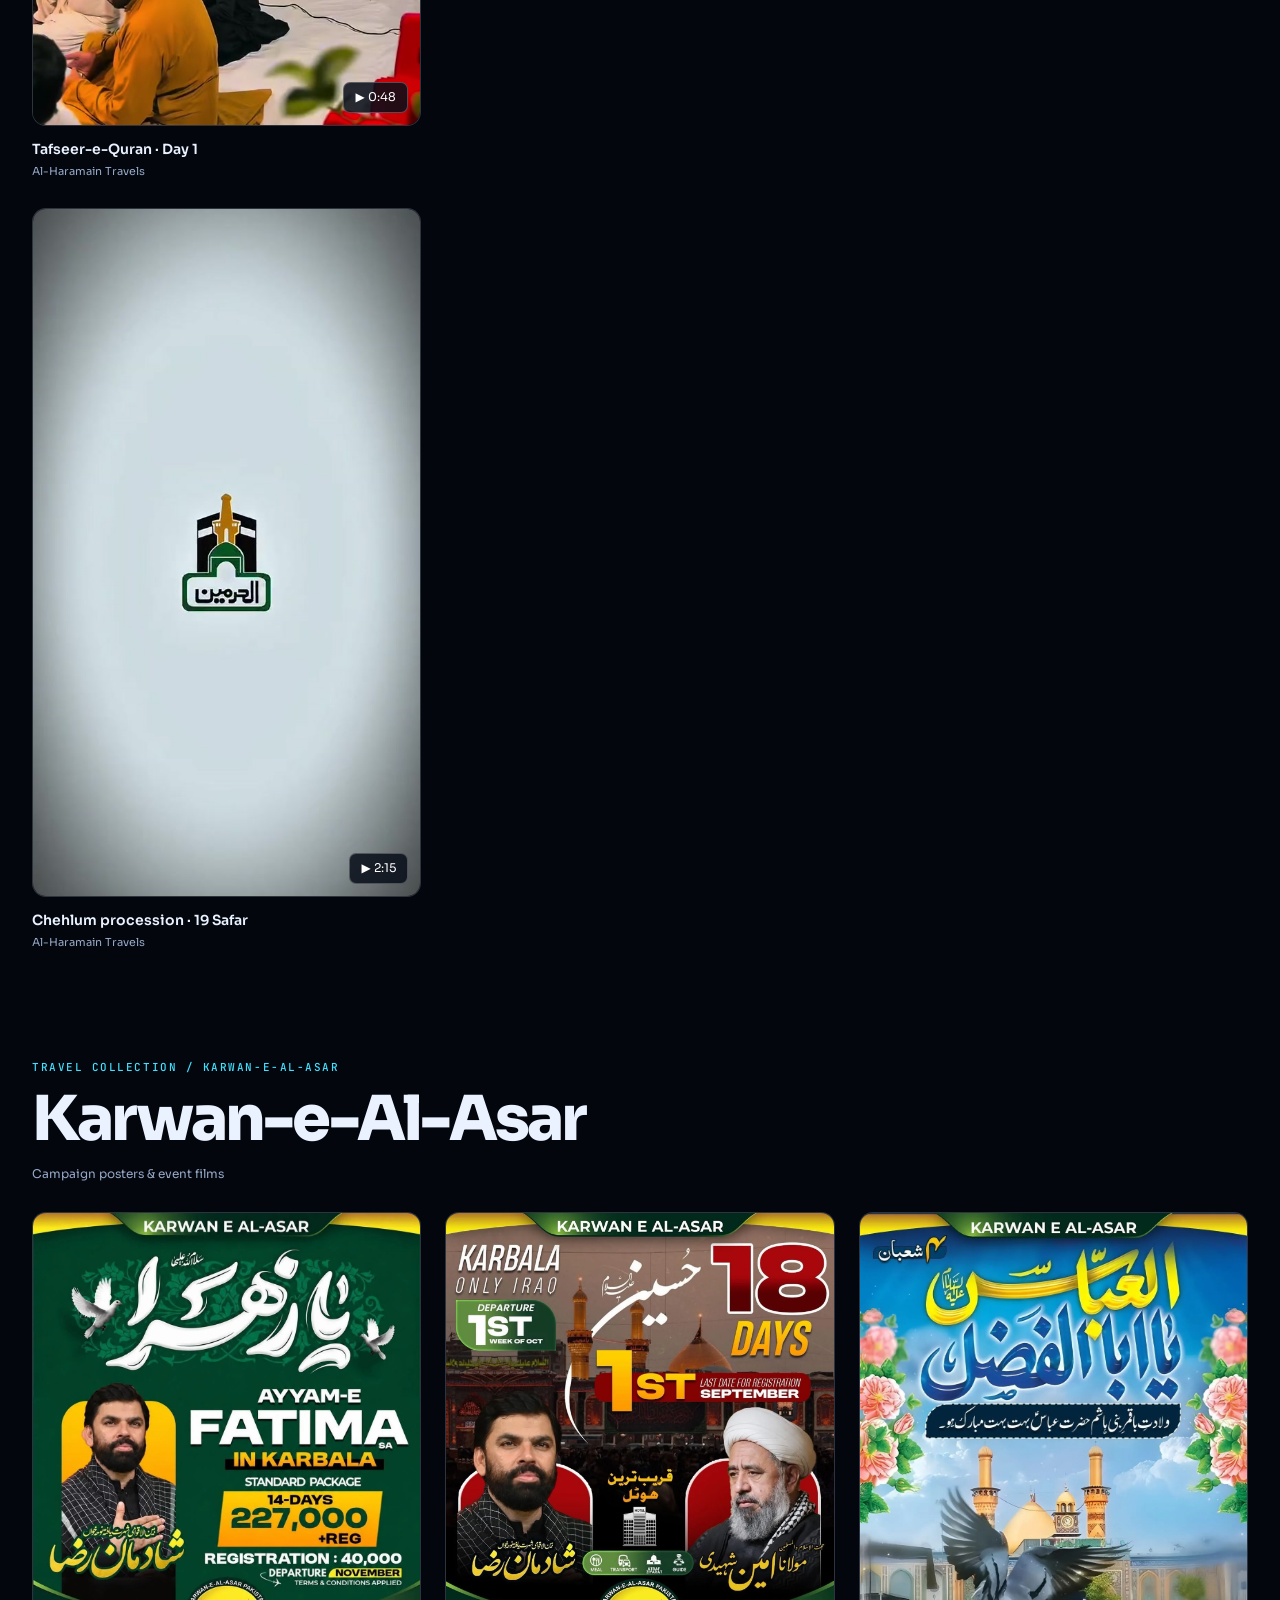
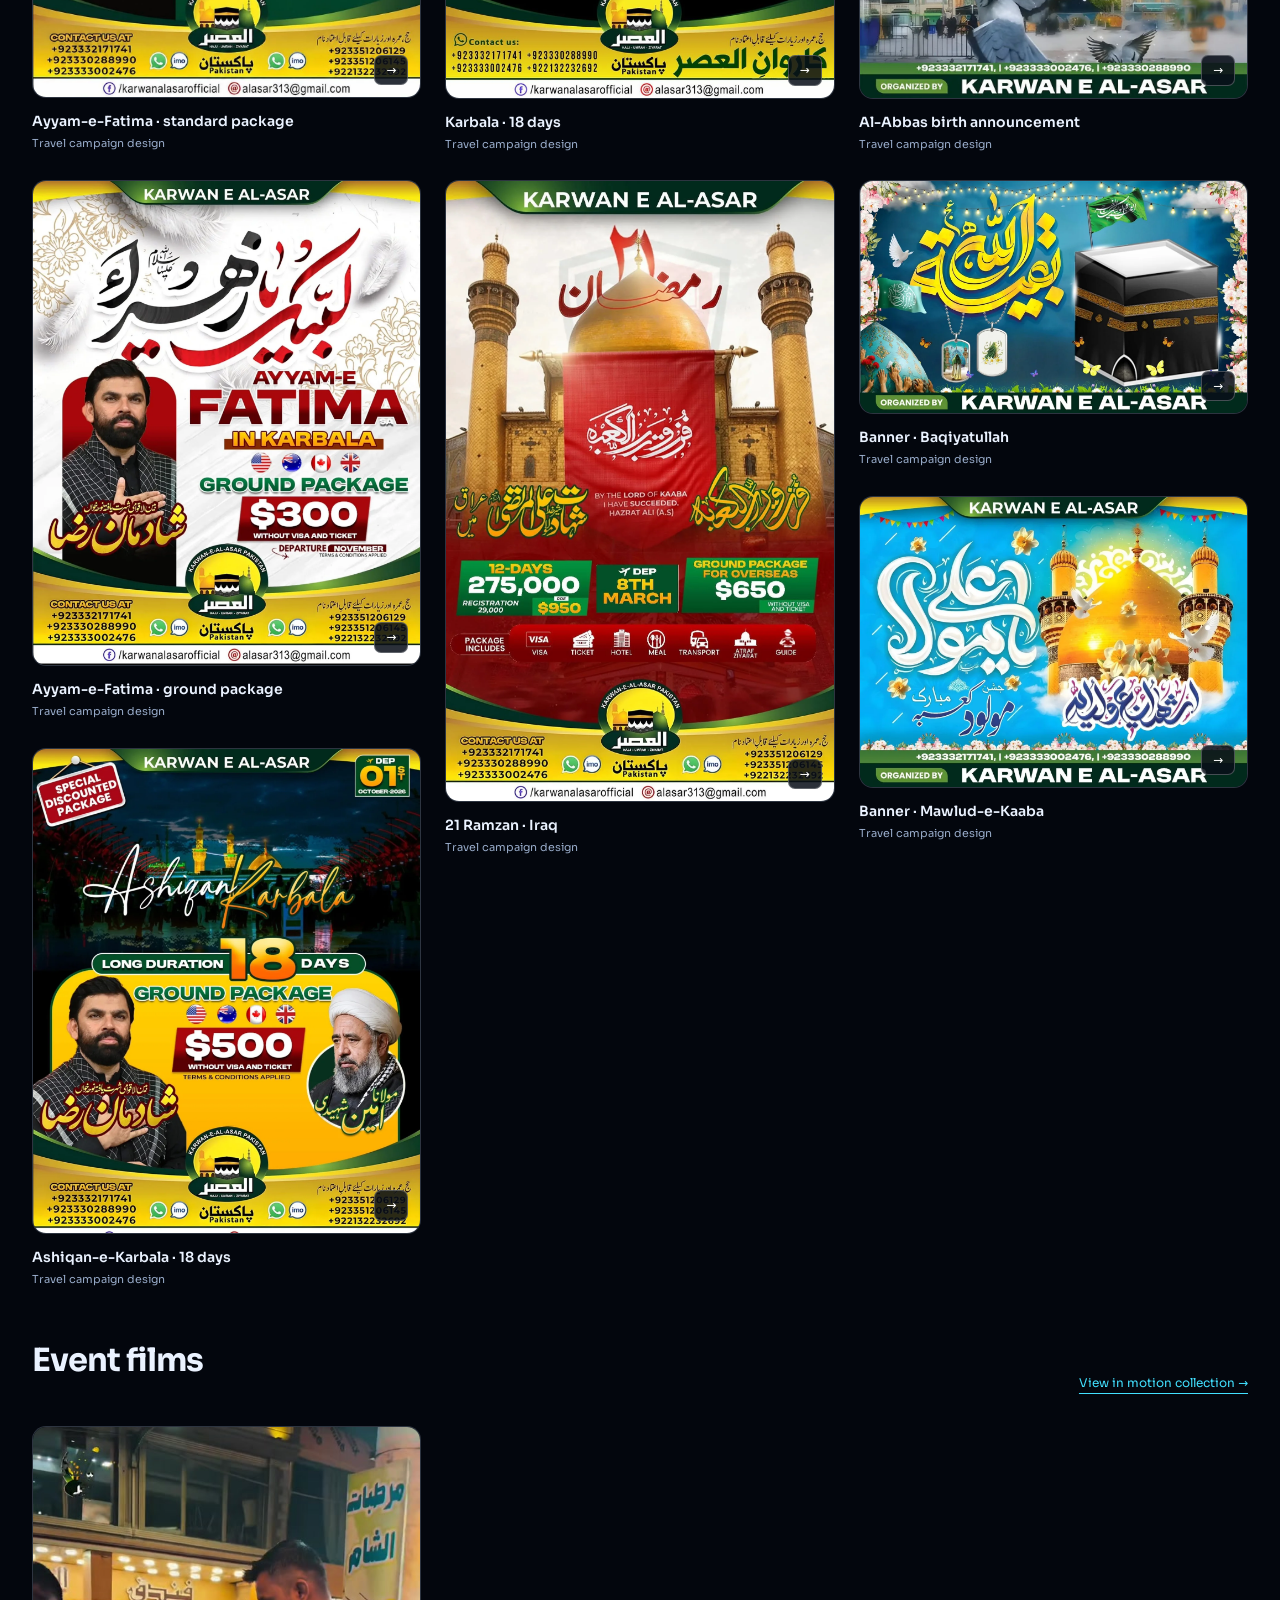
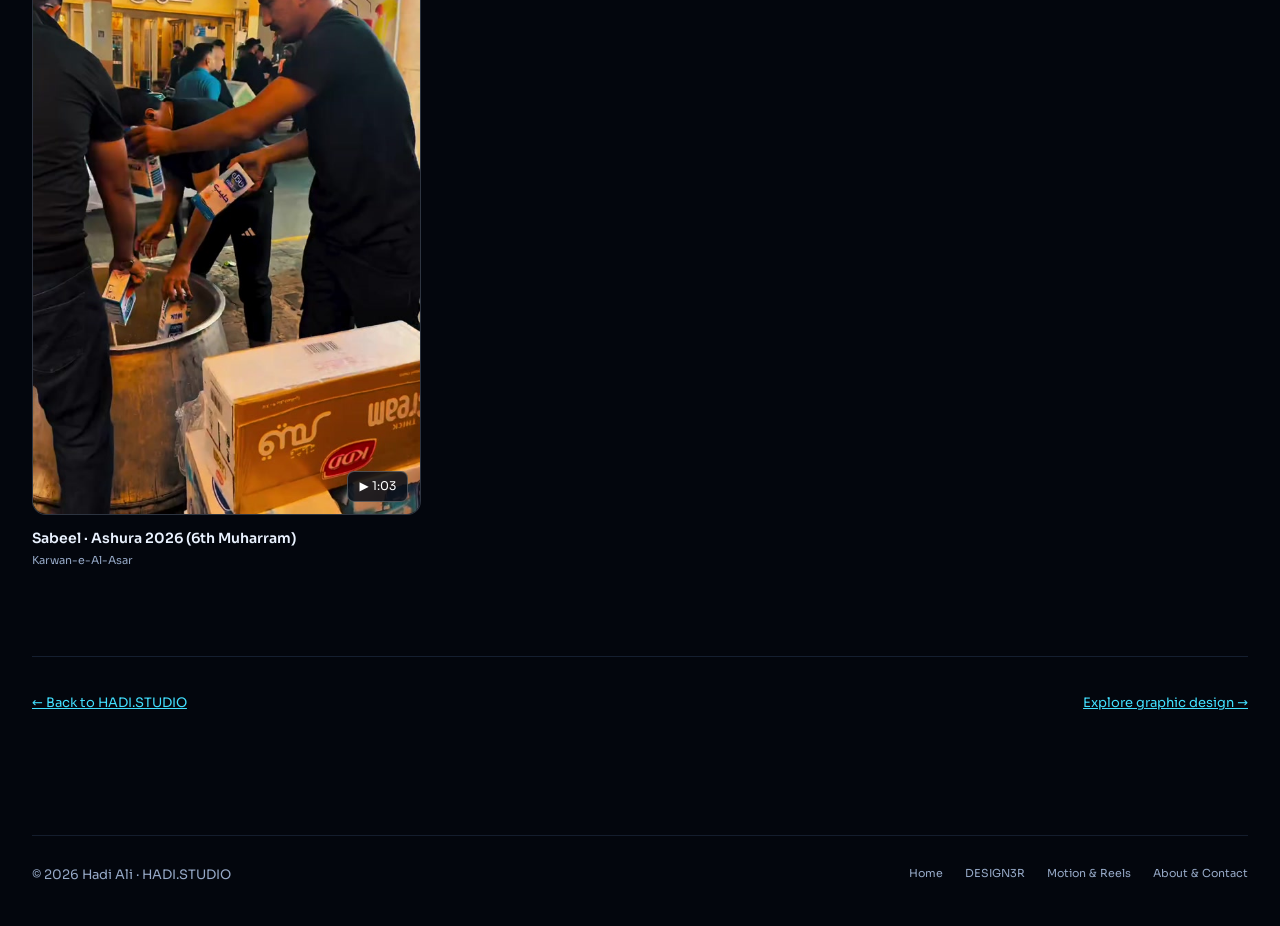
<file: travel-campaigns.html>
<!doctype html><html lang="en"><head><meta charset="utf-8"><meta name="viewport" content="width=device-width,initial-scale=1"><meta name="theme-color" content="#03060d"><title>Travel Campaigns — HADI.STUDIO</title><meta name="description" content="Separate Al-Haramain Travels and Karwan-e-Al-Asar galleries, with each brand’s artwork and event films together."><meta property="og:title" content="Travel Campaigns — HADI.STUDIO"><meta property="og:description" content="Separate Al-Haramain Travels and Karwan-e-Al-Asar galleries, with each brand’s artwork and event films together."><link rel="icon" href="assets/favicon.svg" type="image/svg+xml"><link rel="preconnect" href="https://fonts.googleapis.com"><link rel="preconnect" href="https://fonts.gstatic.com" crossorigin><link href="https://fonts.googleapis.com/css2?family=JetBrains+Mono:wght@400;500&family=Sora:wght@300;400;600;800&display=swap" rel="stylesheet"><link rel="stylesheet" href="css/style.css"><link rel="stylesheet" href="css/common.css"><link rel="stylesheet" href="css/portfolio.css"></head><body data-page="travel"><a class="skip" href="#main">Skip to content</a><header class="bar glass"><a class="brand" href="index.html">HADI<span>.</span>STUDIO</a><button class="menu-toggle" aria-controls="main-nav" aria-expanded="false" type="button">Menu +</button><nav id="main-nav" aria-label="HADI.STUDIO navigation"><a href="index.html">Home</a><a href="design3r.html">DESIGN3R</a><a href="good-shift.html">Good Shift</a><a href="sports-rival.html">Sports Rival</a><a href="code-connect.html">Code Connect</a><a href="motion-reels.html">Motion & Reels</a><a href="travel-campaigns.html" class="active" aria-current="page">Travel</a><a href="index.html#about">Contact</a></nav></header><main id="main"><section class="page-intro"><div class="wrap"><a class="back-link" href="index.html">← HADI.STUDIO / Selected work</a><p class="eyebrow">Travel / Campaign design / Event films</p><h1>TRAVEL<br><em>CAMPAIGNS.</em></h1><p class="lead">Package artwork, announcements and event films for two distinct travel brands.</p><nav class="travel-nav" aria-label="Travel brand collections"><a href="#al-haramain">Al-Haramain ↓</a><a href="#karwan-al-asar">Karwan-e-Al-Asar ↓</a></nav></div></section><section id="al-haramain" class="travel-brand wrap"><p class="eyebrow">Travel collection / Al-Haramain Travels</p><h2>Al-Haramain Travels</h2><p class="collection-note">Campaign posters & event films</p><div class="gallery-grid" id="al-haramain-images"></div><div class="section-head"><h3>Event films</h3><a class="text-link" href="motion-reels.html?category=al-haramain">View in motion collection →</a></div><div class="video-grid" id="al-haramain-videos"></div></section><section id="karwan-al-asar" class="travel-brand wrap"><p class="eyebrow">Travel collection / Karwan-e-Al-Asar</p><h2>Karwan-e-Al-Asar</h2><p class="collection-note">Campaign posters & event films</p><div class="gallery-grid" id="karwan-al-asar-images"></div><div class="section-head"><h3>Event films</h3><a class="text-link" href="motion-reels.html?category=karwan-al-asar">View in motion collection →</a></div><div class="video-grid" id="karwan-al-asar-videos"></div></section><div class="page-bottom wrap"><a href="index.html">← Back to HADI.STUDIO</a><a href="design3r.html">Explore graphic design →</a></div></main><footer class="wrap"><span>© <span id="year">2026</span> Hadi Ali · HADI.STUDIO</span><div class="footer-links"><a href="index.html">Home</a><a href="design3r.html">DESIGN3R</a><a href="motion-reels.html">Motion & Reels</a><a href="index.html#about">About & Contact</a></div></footer><dialog id="viewer" class="viewer" aria-labelledby="viewer-title"><button class="viewer-close" type="button" aria-label="Close media viewer">Close ×</button><button class="viewer-step" data-step="-1" type="button" aria-label="Previous artwork">‹</button><div class="viewer-stage"></div><button class="viewer-step" data-step="1" type="button" aria-label="Next artwork">›</button><div class="viewer-bottom"><div><h2 id="viewer-title">Artwork</h2><p class="viewer-credit"></p></div><span class="viewer-counter" aria-live="polite"></span></div></dialog><script src="js/data.js"></script><script src="js/ui.js"></script><script src="js/main.js"></script><noscript><p class="wrap">Please enable JavaScript to browse the interactive galleries and media viewer.</p></noscript></body></html>
</file>
<file: css/style.css>
:root{--ink:#03060d;--navy:#0a1736;--blue:#2f7bff;--cyan:#42e0ff;--mist:#c9dcff;--mut:#8ea4cc;color-scheme:dark}
*{box-sizing:border-box}html{scroll-behavior:smooth;scroll-padding-top:84px}
body{margin:0;background:radial-gradient(900px 600px at 85% -5%,#12307a66,transparent),radial-gradient(700px 520px at 0 45%,#0b3b5a55,transparent),var(--ink);color:#eaf2ff;font:400 16px/1.7 Sora,system-ui,-apple-system,Segoe UI,sans-serif;overflow-x:hidden}
.wrap{width:min(1180px,calc(100% - 36px));margin:auto}
.skip{position:absolute;left:-999px}.skip:focus{left:12px;top:12px;z-index:99;background:#fff;color:#000;padding:8px 12px}
a{color:inherit}a:focus-visible,button:focus-visible{outline:2px solid var(--cyan);outline-offset:3px}
.glass{background:linear-gradient(130deg,#ffffff1a,#ffffff07 55%,#42e0ff14);border:1px solid #7fb4ff33;box-shadow:0 18px 60px #0008,inset 0 1px #ffffff38;backdrop-filter:blur(22px) saturate(150%);-webkit-backdrop-filter:blur(22px) saturate(150%)}
.bar{position:sticky;top:12px;z-index:20;margin:12px auto 0;width:min(1180px,calc(100% - 24px));border-radius:22px;display:flex;align-items:center;justify-content:space-between;gap:16px;padding:12px 20px}
.brand{font-weight:800;letter-spacing:.1em;text-decoration:none;white-space:nowrap}.brand span{color:var(--cyan)}
nav{display:flex;gap:20px;overflow-x:auto;scrollbar-width:none}nav a{font-size:13px;color:var(--mist);text-decoration:none;white-space:nowrap}nav a:hover{color:var(--cyan)}
.hero{padding:72px 0 40px;overflow:hidden}
.role{color:var(--cyan);font-size:14px;margin:0}
h1{font-size:clamp(46px,9.5vw,128px);line-height:.95;letter-spacing:-.055em;font-weight:800;margin:18px 0 22px}
h1 em{font-style:normal;background:linear-gradient(95deg,var(--blue),var(--cyan) 70%);-webkit-background-clip:text;background-clip:text;color:transparent}
.intro{max-width:560px;color:var(--mist);font-weight:300;font-size:18px}
.cta{display:flex;gap:12px;flex-wrap:wrap;margin:26px 0 0}
.btn{display:inline-block;padding:13px 24px;border-radius:999px;background:linear-gradient(95deg,var(--blue),var(--cyan));color:#02101c;font-weight:600;font-size:14px;text-decoration:none;box-shadow:0 0 36px #2f7bff55}
.btn.ghost{background:#ffffff0d;color:#fff;border:1px solid #7fb4ff55;box-shadow:none}
.strip{display:flex;gap:14px;width:max-content;margin-top:54px;animation:drift 70s linear infinite}
.strip img{height:min(46vh,380px);width:auto;border-radius:16px;border:1px solid #7fb4ff33;box-shadow:0 14px 40px #0009}
@keyframes drift{to{transform:translateX(-50%)}}
.sec{padding:84px 0 20px}
h2{font-size:clamp(32px,5vw,58px);letter-spacing:-.045em;line-height:1.05;margin:0 0 10px;font-weight:800}
h3{font-size:clamp(22px,3vw,32px);letter-spacing:-.03em;margin:46px 0 6px}
h4{font-size:15px;font-weight:600;color:var(--cyan);margin:34px 0 12px}
.lead{color:var(--mut);max-width:640px;margin:0 0 6px}
.term{margin:22px 0 0;padding:20px 24px;border-radius:20px;font:400 13.5px/1.7 'JetBrains Mono',ui-monospace,Menlo,monospace;color:#9db7e2;overflow-x:auto;white-space:pre;border-left:3px solid var(--cyan)}
.term .k{font-style:normal;color:#7cc4ff}.term .s{font-style:normal;color:#8ff0c8}.term .n{font-style:normal;color:#ffc27a}
.masonry{column-width:220px;column-gap:14px}
.card{break-inside:avoid;margin:0 0 14px;display:block}
.card button{all:unset;cursor:pointer;display:block;width:100%;position:relative;border-radius:14px;overflow:hidden;border:1px solid #7fb4ff2e;background:#0a1736;transition:border-color .25s,box-shadow .25s}
.card button:hover{border-color:var(--cyan);box-shadow:0 0 28px #42e0ff33}
.card button:focus-visible{outline:2px solid var(--cyan);outline-offset:3px}
.card img,.card video{display:block;width:100%;height:auto}
.card figcaption{font-size:12.5px;color:var(--mut);padding:7px 3px 0;line-height:1.4}
.play,.badge{position:absolute;background:#03060dcc;border:1px solid #7fb4ff55;border-radius:999px;font-size:12px;padding:4px 11px;backdrop-filter:blur(8px)}
.play{left:10px;bottom:10px}.badge{right:10px;top:10px}
.empty{padding:34px;border-radius:20px;margin-top:20px;color:var(--mist)}
.chips{display:flex;gap:8px;flex-wrap:wrap;margin:18px 0 22px}
.chips button{font:inherit;font-size:13px;color:var(--mist);background:#ffffff0a;border:1px solid #7fb4ff33;border-radius:999px;padding:7px 15px;cursor:pointer}
.chips button[aria-pressed=true]{background:var(--blue);color:#fff;border-color:var(--blue)}
.about{padding:34px;border-radius:26px;max-width:820px}.about p{color:var(--mist);margin:0 0 14px}
footer{display:flex;justify-content:space-between;gap:12px;flex-wrap:wrap;margin-top:90px;padding:28px 0 40px;border-top:1px solid #7fb4ff22;color:var(--mut);font-size:13px}
dialog{border:0;background:#03060df2;color:#fff;max-width:100vw;max-height:100vh;width:100vw;height:100vh;padding:0;text-align:center}
dialog::backdrop{background:#000d}dialog[open]{display:grid;place-items:center;grid-template-columns:56px 1fr 56px;grid-template-rows:1fr auto}
dialog img{grid-column:2;max-width:100%;max-height:84vh;object-fit:contain}dialog p{grid-column:2;margin:8px 0 16px;color:var(--mist);font-size:14px}
dialog button{font-size:34px;background:none;border:0;color:#fff;cursor:pointer;padding:14px}.x{position:absolute;right:8px;top:6px}.pv{grid-column:1;grid-row:1}.nx{grid-column:3;grid-row:1}
@media(max-width:700px){.bar{padding:10px 14px}.hero{padding-top:48px}.masonry{column-width:150px;column-gap:10px}.term{font-size:12px;padding:16px}}
@media(prefers-reduced-motion:reduce){html{scroll-behavior:auto}.strip{animation:none;width:auto;overflow-x:auto}}
</file>
<file: css/common.css>
:root { --focus: #42e0ff; }
button, input, select { font: inherit; }
button { cursor: pointer; }
button:focus-visible, a:focus-visible, select:focus-visible { outline: 2px solid var(--focus); outline-offset: 5px; }
[hidden] { display: none !important; }
.sr-only { position: absolute; width: 1px; height: 1px; overflow: hidden; clip-path: inset(50%); }
.menu-toggle { display: none; }
.media-card { margin: 0 0 28px; break-inside: avoid; min-width: 0; }
.media-open { display: block; padding: 0; width: 100%; color: inherit; background: #0d1523; border: 1px solid #ffffff22; position: relative; overflow: hidden; }
.media-open img { display: block; width: 100%; height: auto; aspect-ratio: var(--ratio); object-fit: contain; transition: filter .3s; }
.media-open:hover img { filter: brightness(1.12); }
.media-mark { position: absolute; right: 12px; bottom: 12px; padding: 6px 11px; background: #090e19db; border: 1px solid #ffffff40; color: #fff; border-radius: 7px; font-size: 12px; line-height: 1.4; }
.media-card figcaption { padding: 13px 0 0; line-height: 1.5; }
.media-card figcaption strong { display: block; font-size: 14px; font-weight: 600; }
.media-card figcaption span { display: block; margin-top: 3px; font-size: 11px; color: var(--mut, #8e99a9); }
.gallery-grid { columns: 3; column-gap: 24px; }
.video-grid { display: block; columns: 3; column-gap: 25px; }
.video-grid .media-card { display: inline-block; width: 100%; }
.video-grid .video .media-open img { aspect-ratio: var(--ratio); object-fit: contain; background: #060a12; }
.filter-bar { display: flex; flex-wrap: wrap; gap: 8px; margin: 32px 0 24px; }
.filter-bar button { border: 1px solid #ffffff29; color: inherit; background: #ffffff06; padding: 9px 16px; font-size: 12px; }
.filter-bar button[aria-pressed="true"] { background: var(--accent, #42e0ff); color: #07101a; border-color: var(--accent, #42e0ff); }
.result-count { margin: 0 0 24px; font-size: 12px; color: var(--mut, #8e99a9); }
.viewer-open { overflow: hidden; }
dialog.viewer { inset: 0; width: 100vw; height: 100dvh; max-width: 100vw; max-height: 100dvh; margin: 0; padding: 54px 60px 18px; background: #05070bef; color: #fff; border: 0; text-align: left; }
dialog.viewer::backdrop { background: #000e; backdrop-filter: blur(14px); }
dialog.viewer[open] { display: flex; flex-direction: column; gap: 10px; }
.viewer-stage { display: flex; flex: 1; min-height: 0; align-items: center; justify-content: center; }
.viewer-stage img, .viewer-stage video { display: block; width: auto; height: auto; max-height: 100%; max-width: 100%; object-fit: contain; }
.viewer-stage video { width: min(100%, 1200px); height: 100%; }
.viewer-close, .viewer-step { position: absolute; z-index: 2; border: 1px solid #ffffff38; background: #111925ed; color: white; padding: 10px 15px; font-size: 15px; border-radius: 8px; }
.viewer-close { right: 18px; top: 12px; }
.viewer-step { top: 46%; font-size: 22px; width: 42px; padding: 10px 0; }
.viewer-step[data-step="-1"] { left: 8px; }.viewer-step[data-step="1"] { right: 8px; }
.viewer-bottom { display: flex; justify-content: space-between; align-items: center; gap: 20px; width: min(100%, 1200px); margin: auto; }
.viewer-bottom h2 { font: 600 15px/1.5 system-ui; letter-spacing: 0; margin: 0; }
.viewer-credit, .viewer-counter { font: 12px/1.4 system-ui; color: #aab5c7; margin: 4px 0 0; }
.back-link { display: inline-block; font-size: 12px; text-decoration: none; margin-bottom: 25px; color: var(--mut); }
@media(max-width: 900px) { .gallery-grid { columns: 2; }.video-grid { columns: 2; }.menu-toggle { display: inline-flex; border: 1px solid #ffffff40; background: #ffffff08; color: inherit; padding: 7px 12px; border-radius: 8px; font-size: 12px; } }
@media(max-width: 560px) { .gallery-grid { columns: 1; }.video-grid { columns: 1; }.filter-bar { flex-wrap: nowrap; overflow-x: auto; padding-bottom: 10px; }.filter-bar button { flex: 0 0 auto; }.viewer-bottom { gap: 8px; }.viewer-bottom h2 { font-size: 13px; }dialog.viewer { padding: 58px 40px 20px; }.media-card { margin-bottom: 24px; } }
@media(prefers-reduced-motion: reduce) { *, *::before, *::after { scroll-behavior: auto !important; animation-duration: .01ms !important; animation-iteration-count: 1 !important; transition-duration: .01ms !important; } }
</file>
<file: css/portfolio.css>
/* Extends the recovered HADI.STUDIO stylesheet and preserves its palette and glass surfaces. */
:root { --accent: #42e0ff; --mut: #96a9c7; }
body { background: radial-gradient(950px 650px at 90% 0%, #133d6d5c, transparent), radial-gradient(700px 600px at -15% 30%, #09215850, transparent), #03060d; }
.wrap { width: min(1240px, calc(100% - 64px)); }
.bar { width: min(1280px, calc(100% - 40px)); padding: 16px 24px; border-radius: 18px; top: 16px; margin-top: 16px; }
.bar .brand { letter-spacing: .04em; font-size: 17px; }
.bar.glass { background: linear-gradient(130deg,#0b172cf2,#09203be8); }
.bar nav { gap: 23px; align-items: center; }.bar nav a { font-size: 12px; }
.bar nav a.active { color: var(--cyan); }
.nav-contact { padding: 7px 15px; border: 1px solid #77beff40; border-radius: 999px; }
.hero { padding-top: 82px; position: relative; }
.hero-topline { display: flex; align-items: center; justify-content: space-between; gap: 20px; margin-bottom: 24px; }
.role, .eyebrow { color: var(--cyan); font: 500 11px/1.5 'JetBrains Mono', monospace; letter-spacing: .14em; text-transform: uppercase; }
.index-label { font: 11px/1.5 'JetBrains Mono', monospace; color: var(--mut); }
.hero h1 { font-size: clamp(52px, 8.65vw, 118px); letter-spacing: -.07em; margin-top: 16px; }
.hero .intro { max-width: 590px; font-size: 15px; line-height: 1.8; }
.hero-row { display: flex; justify-content: space-between; align-items: flex-end; gap: 30px; }
.hero-row .cta { margin: 0 0 6px; }.btn { font-size: 12px; padding: 13px 22px; }
.selected-strip { margin-top: 38px; border-block: 1px solid #74b7ff22; padding: 18px 0 26px; background: linear-gradient(90deg, #09112099, #122f3e2b, #09112099); }
.strip-top { display: flex; justify-content: space-between; align-items: center; margin-bottom: 16px; }
.strip-controls { display: flex; align-items: center; gap: 10px; }.strip-controls button { color: #d3e6ff; background: #ffffff08; border: 1px solid #87bfff32; border-radius: 50%; width: 32px; height: 32px; font-size: 16px; }.strip-controls .pause-slider { width: auto; padding-inline: 13px; border-radius: 20px; font-size: 10px; }
.hero-slider { overflow-x: auto; display: flex; gap: 16px; scroll-snap-type: x mandatory; scrollbar-width: thin; scrollbar-color: #395e7c transparent; padding-bottom: 12px; }
.hero-slide { flex: 0 0 min(420px, 78vw); text-decoration: none; scroll-snap-align: start; background: #08111e; border: 1px solid #81b8ff24; border-radius: 14px; overflow: hidden; transition: border-color .2s; }
.hero-slide:hover { border-color: #42e0ff; }.hero-slide .slide-image { height: 225px; width: 100%; object-fit: contain; display: block; background: #08101c; }
.slide-caption { display: flex; align-items: center; justify-content: space-between; padding: 13px 16px; }.slide-caption strong { font-size: 12px; }.slide-caption span { color: var(--mut); font-size: 10px; }
.sec { padding-top: 100px; }.section-head { display: flex; justify-content: space-between; align-items: flex-end; gap: 24px; margin-bottom: 32px; }.section-head h2 { font-size: clamp(32px, 4.6vw, 62px); margin-bottom: 0; }.section-head .lead { font-size: 12px; max-width: 340px; }.text-link { font-size: 12px; color: var(--cyan); text-underline-offset: 6px; }
.home-gallery { display: grid; grid-template-columns: repeat(3, minmax(0,1fr)); gap: 22px; }.home-gallery .media-open { border-radius: 15px; }.home-gallery img { aspect-ratio: 16/11; object-fit: contain; padding: 12px; background: #0b1726; }
.feature-panel { display: grid; grid-template-columns: 1fr 1.1fr; gap: 52px; align-items: center; padding: 45px; border-radius: 26px; margin-top: 20px; }.feature-panel h2 { font-size: clamp(34px, 4vw, 56px); }.feature-panel p { font-size: 13px; color: var(--mut); max-width: 410px; }.tags { display: flex; gap: 7px; flex-wrap: wrap; margin: 22px 0 30px; }.tags span { color: #bdd8f5; border: 1px solid #82afff26; padding: 5px 10px; border-radius: 30px; font-size: 10px; }
.feature-media { position: relative; display: block; border-radius: 15px; overflow: hidden; }.feature-media img { width: 100%; display: block; aspect-ratio: 16/10; object-fit: contain; background: #030912; }.feature-media .media-mark { left: 15px; right: auto; }
.project-list { display: grid; grid-template-columns: repeat(2, minmax(0,1fr)); gap: 24px; }.project-link { text-decoration: none; display: block; border-radius: 20px; overflow: hidden; border: 1px solid #7fb4ff24; background: linear-gradient(140deg,#0e1d32,#050b14); }.project-link .project-art { height: 300px; width: 100%; display: block; object-fit: contain; padding: 15px; background: #091222; transition: filter .3s; }.project-link:hover img { filter: brightness(1.15); }.project-copy { padding: 23px 26px; }.project-copy p { font-size: 11px; color: var(--cyan); margin: 0 0 8px; letter-spacing: .08em; }.project-copy h3 { margin: 0; font-size: 27px; }.project-copy .project-desc { display: block; color: var(--mut); font-size: 12px; margin-top: 8px; }.project-copy .project-arrow { float: right; color: var(--cyan); font-size: 23px; }
.design3r-link { display: flex; align-items: center; justify-content: space-between; gap: 24px; padding: 32px 36px; margin-top: 28px; border-radius: 20px; background: #171e0d; border: 1px solid #dfff5a42; text-decoration: none; }.design3r-link h3 { margin: 0 0 4px; color: #e5ff79; font-size: 29px; }.design3r-link p { color: #b9c1a4; font-size: 12px; margin: 0; }.design3r-link .arrow { font-size: 35px; color: #e5ff79; }
.travel-teaser { display: grid; grid-template-columns: 1fr auto; align-items: center; gap: 25px; padding: 30px 36px; border: 1px solid #7fb4ff22; border-radius: 20px; margin-top: 25px; }.travel-teaser h3 { margin: 0; font-size: 27px; }.travel-teaser p { margin: 6px 0 0; font-size: 12px; color: var(--mut); }
.about { max-width: none; display: grid; grid-template-columns: 1.2fr 1fr; gap: 70px; padding: 42px; }.about h3 { margin: 0 0 15px; }.about p { font-size: 13px; }.about .contact-list { display: flex; gap: 10px; flex-wrap: wrap; margin-top: 22px; }.contact-list a { font-size: 12px; color: var(--cyan); text-underline-offset: 5px; }.contact-note { font-size: 11px !important; }
.page-intro { padding: 80px 0 35px; border-bottom: 1px solid #78b4ff22; }.page-intro h1 { font-size: clamp(46px,7.6vw,96px); max-width: 1000px; }.page-intro .lead { max-width: 660px; font-size: 14px; }.project-meta { display: flex; flex-wrap: wrap; gap: 30px; margin-top: 30px; color: #c7dafa; font-size: 11px; }.project-meta strong { color: var(--cyan); display: block; font-size: 10px; font-weight: 400; text-transform: uppercase; letter-spacing: .09em; }
.content-section { padding-top: 45px; }.content-section h2 { font-size: 30px; }.content-section .section-head { margin-top: 35px; }.media-open { border-radius: 14px; }.gallery-grid { margin-top: 28px; }.video-grid { margin-top: 25px; }.travel-nav { display: flex; gap: 12px; flex-wrap: wrap; margin-top: 28px; }.travel-nav a { border: 1px solid #83b7ff35; padding: 10px 18px; border-radius: 30px; font-size: 12px; text-decoration: none; }.travel-brand { scroll-margin-top: 100px; padding-top: 70px; }.travel-brand h2 { font-size: clamp(36px,5vw,62px); }.collection-note { color: var(--mut); font-size: 12px; }
.page-bottom { display: flex; justify-content: space-between; align-items: center; gap: 20px; padding: 35px 0; margin-top: 60px; border-top: 1px solid #7fb4ff25; }.page-bottom a { color: var(--cyan); font-size: 13px; }
footer.wrap { margin-top: 85px; }.footer-links { display: flex; gap: 22px; }.footer-links a { text-decoration: none; font-size: 11px; }
@media(max-width:900px){.bar nav { display: none; position: absolute; top: 70px; left: 0; right: 0; padding: 22px; border: 1px solid #7fb4ff30; border-radius: 18px; background: #091424f5; flex-direction: column; align-items: flex-start; }.bar nav.is-open { display: flex; }.hero-row { align-items: flex-start; flex-direction: column; gap: 8px; }.feature-panel { gap: 28px; padding: 30px; }.about { gap: 35px; }.project-link .project-art { height: 250px; }}
@media(max-width:600px){.wrap{width:calc(100% - 36px);}.bar{width:calc(100% - 24px);padding:13px 16px;top:10px;}.hero{padding-top:50px;}.hero-topline{align-items:flex-start;}.role{font-size:9px;max-width:220px;}.index-label{font-size:9px;}.hero h1{font-size:clamp(42px,10.7vw,65px);}.hero .intro{font-size:13px;}.slide-image{height:180px!important;}.hero-slide{flex-basis:82vw;}.section-head{flex-direction:column;align-items:flex-start;gap:15px;}.sec{padding-top:65px;}.home-gallery{grid-template-columns:1fr;gap:4px;}.home-gallery img{aspect-ratio:16/10;}.feature-panel{grid-template-columns:1fr;padding:25px;gap:25px;}.project-list{grid-template-columns:1fr;}.project-link .project-art{height:280px;}.project-copy h3{font-size:24px;}.design3r-link{padding:25px;}.travel-teaser{grid-template-columns:1fr;padding:25px;}.about{grid-template-columns:1fr;padding:25px;gap:20px;}.page-intro{padding-top:55px;}.page-intro h1{font-size:45px;}.project-meta{gap:20px;}.page-bottom{flex-direction:column;align-items:flex-start;}.feature-panel h2{font-size:40px;}.travel-brand{padding-top:50px;}}

.strip-controls{flex-shrink:0}.pause-slider{white-space:nowrap}

@media(max-width:1100px){.bar nav{display:none;position:absolute;top:70px;left:0;right:0;padding:22px;border:1px solid #7fb4ff30;border-radius:18px;background:#091424fa;flex-direction:column;align-items:flex-start}.bar nav.is-open{display:flex}.bar .menu-toggle{display:inline-flex;border:1px solid #ffffff40;background:#ffffff08;color:inherit;padding:7px 12px;border-radius:8px;font-size:12px}}
</file>
<file: css/design3r.css>
.design-content{--bg:#141614;--paper:#f3f2e9;--accent:#e1ff5b;--mut:#a4a89f;--focus:#e1ff5b;color-scheme:dark;}.design-content *{box-sizing:border-box;}.design-content{scroll-behavior:smooth;scroll-padding-top:95px;}.design-content{margin:0;background:var(--bg);color:var(--paper);font:15px/1.65 Arial,Helvetica,sans-serif;}.design-content a{color:inherit;}.design-content button{font:inherit;}.design-content img{max-width:100%;}.design-content .wrap{width:min(1320px,calc(100% - 80px));margin:auto;}.design-content .skip{position:absolute;left:-999px;}.design-content .skip:focus{left:15px;top:10px;z-index:100;background:var(--accent);color:#141614;padding:8px;}.design-content .d-header{position:sticky;top:0;background:#141614f5;z-index:20;border-bottom:1px solid #ffffff25;backdrop-filter:blur(15px);}.design-content .d-header .wrap{min-height:85px;display:flex;justify-content:space-between;align-items:center;gap:25px;}.design-content .d-logo{font-size:29px;font-weight:900;letter-spacing:-.07em;text-decoration:none;}.design-content .d-logo span{color:var(--accent);}.design-content .d-header nav{display:flex;align-items:center;gap:32px;}.design-content .d-header nav a{font-size:11px;text-decoration:none;text-transform:uppercase;letter-spacing:.08em;}.design-content .d-header nav a:hover,.design-content .d-header nav a.active{color:var(--accent);}.design-content .d-contact{border:1px solid #c6e45a70;padding:9px 14px;}.design-content .eyebrow{font:11px/1.5 'Courier New',monospace;text-transform:uppercase;letter-spacing:.1em;color:var(--accent);}.design-content .mono{font:11px/1.6 'Courier New',monospace;letter-spacing:.04em;color:var(--mut);}.design-content .d-hero{padding:50px 0 55px;}.design-content .d-hero-top{display:flex;justify-content:space-between;gap:20px;border-bottom:1px solid #ffffff26;padding-bottom:17px;margin-bottom:24px;}.design-content .d-hero-top p{margin:0;}.design-content .d-hero-grid{display:grid;grid-template-columns:1.05fr 1fr;gap:25px;align-items:start;}.design-content .d-hero h1{font:900 clamp(70px,10vw,148px)/.86 Arial,Helvetica,sans-serif;letter-spacing:-.085em;margin:20px 0 30px;}.design-content .d-hero h1 span{display:block;color:var(--accent);}.design-content .d-hero .hero-copy{color:#b9bcb4;font-size:13px;max-width:370px;line-height:1.8;}.design-content .d-button{display:inline-flex;align-items:center;gap:35px;text-decoration:none;border:1px solid #ffffff52;padding:13px 19px;text-transform:uppercase;font-size:11px;letter-spacing:.07em;margin-top:14px;}.design-content .d-button.lime{background:var(--accent);color:#141614;border-color:var(--accent);font-weight:700;}.design-content .d-button:hover{border-color:var(--accent);}.design-content .hero-art{position:relative;display:grid;grid-template-columns:1fr 1fr;gap:12px;padding-top:24px;}.design-content .hero-art .large{grid-column:1/-1;}.design-content .hero-art a{display:block;text-decoration:none;}.design-content .hero-art img{width:100%;height:auto;aspect-ratio:1/1;object-fit:contain;background:#1e211b;border:1px solid #ffffff20;display:block;}.design-content .hero-art .large img{aspect-ratio:16/9;}.design-content .hero-art .art-label{display:flex;justify-content:space-between;gap:12px;padding:9px 2px;font-size:10px;color:#b3b7ab;}.design-content .seal{position:absolute;left:-28px;top:-6px;z-index:2;width:74px;height:74px;background:var(--accent);color:#141614;display:grid;place-items:center;border-radius:50%;font-size:58px;line-height:1;transform:rotate(-16deg);}.design-content .hero-art .small img{aspect-ratio:16/10;}.design-content .service-ribbon{border-block:1px solid #ffffff30;background:var(--accent);color:#141614;padding:14px 0;font-weight:700;font-size:12px;text-transform:uppercase;letter-spacing:.1em;}.design-content .service-ribbon .wrap{display:flex;justify-content:space-between;gap:20px;flex-wrap:wrap;}.design-content .d-section{padding:85px 0 0;}.design-content .section-heading{display:flex;justify-content:space-between;align-items:flex-end;gap:30px;margin-bottom:35px;}.design-content .section-heading h2{font-size:clamp(35px,5.7vw,74px);line-height:.97;letter-spacing:-.065em;margin:8px 0 0;font-weight:900;}.design-content .section-heading p{font-size:12px;max-width:290px;color:var(--mut);margin:0;}.design-content .d-small-link{color:var(--accent);font-size:11px;text-transform:uppercase;text-underline-offset:5px;}.design-content .selected-grid{display:grid;grid-template-columns:repeat(3,minmax(0,1fr));gap:25px;}.design-content .selected-grid .media-open img{aspect-ratio:4/3;object-fit:contain;background:#1d201b;}.design-content .selected-grid .media-card:nth-child(2) .media-open{background:#25172c;}.design-content .media-open{background:#1c201b;border-color:#ffffff1a;border-radius:0;}.design-content .media-card figcaption strong{font-size:13px;font-weight:500;}.design-content .media-card figcaption span{font:10px/1.6 'Courier New',monospace;text-transform:uppercase;letter-spacing:.02em;}.design-content .media-mark{border-radius:0;background:#141614ec;}.design-content .category-list{border-top:1px solid #ffffff40;}.design-content .category-row{display:grid;grid-template-columns:50px 1fr auto 35px;gap:25px;align-items:center;border-bottom:1px solid #ffffff25;padding:24px 5px;text-decoration:none;transition:background .2s,padding .2s;}.design-content .category-row:hover{background:#e1ff5b0c;padding-left:15px;}.design-content .category-row .num{color:var(--accent);font:12px 'Courier New',monospace;}.design-content .category-row h3{font-size:clamp(21px,3vw,38px);font-weight:500;letter-spacing:-.04em;margin:0;line-height:1.2;}.design-content .category-row .count{font:11px 'Courier New',monospace;color:var(--mut);}.design-content .category-row .arrow{font-size:25px;color:var(--accent);}.design-content .brand-feature{display:grid;grid-template-columns:1.3fr 1fr;gap:45px;align-items:center;background:#20241b;border:1px solid #e1ff5b33;padding:35px;}.design-content .brand-feature img{width:100%;display:block;object-fit:contain;}.design-content .brand-feature h3{font:900 clamp(35px,4.8vw,62px)/1 Arial;letter-spacing:-.07em;margin:15px 0;}.design-content .brand-feature p{font-size:12px;color:#b8beaf;max-width:350px;}.design-content .d-motion .video-grid{margin-top:30px;}.design-content .d-motion .video-grid .video .media-open img{aspect-ratio:16/10;object-fit:contain;}.design-content .d-about{display:grid;grid-template-columns:1fr 1fr;gap:80px;border-top:1px solid #ffffff30;padding-top:45px;}.design-content .d-about h2{font:900 58px/.95 Arial;letter-spacing:-.07em;margin:10px 0 0;}.design-content .d-about p{font-size:13px;color:var(--mut);}.design-content .contact-link{display:block;font-size:clamp(19px,2.5vw,30px);letter-spacing:-.04em;text-underline-offset:7px;}.design-content .d-footer{padding:30px 0;margin-top:90px;border-top:1px solid #ffffff30;}.design-content .d-footer .wrap{display:flex;justify-content:space-between;gap:25px;flex-wrap:wrap;}.design-content .d-footer p,.design-content .d-footer a{font-size:10px;color:var(--mut);margin:0;}.design-content .d-footer a{text-underline-offset:4px;}.design-content .d-page-head{padding:55px 0 35px;}.design-content .d-page-head h1{font:900 clamp(47px,7.8vw,100px)/.98 Arial;letter-spacing:-.075em;margin:18px 0;}.design-content .d-page-head .page-lead{font-size:13px;color:var(--mut);max-width:620px;}.design-content .d-page-head .page-line{border-bottom:1px solid #ffffff35;padding-bottom:24px;}.design-content .gallery-grid{column-gap:28px;}.design-content .filter-bar button{border-radius:0;}.design-content .project-summary{display:grid;grid-template-columns:1.3fr 1fr;gap:35px;align-items:center;margin:10px 0 55px;}.design-content .project-summary img{width:100%;display:block;}.design-content .project-summary p{font-size:13px;color:var(--mut);}.design-content .project-summary dl{display:flex;gap:25px;flex-wrap:wrap;font-size:11px;}.design-content .project-summary dt{color:var(--accent);font:10px 'Courier New',monospace;text-transform:uppercase;}.design-content .project-summary dd{margin:5px 0 0;}.design-content .project-section-title{font-size:35px;letter-spacing:-.05em;margin:55px 0 30px;}.design-content .back-link{color:var(--mut);}.design-content .page-bottom{display:flex;justify-content:space-between;align-items:center;gap:20px;border-top:1px solid #ffffff30;margin-top:60px;padding-top:30px;}.design-content .page-bottom a{color:var(--accent);font-size:12px;}
@media(max-width:1000px){.design-content .wrap{width:calc(100% - 48px);}.design-content .d-hero h1{font-size:105px;}.design-content .d-header nav{gap:20px;}.design-content .hero-art{padding-top:35px;}.design-content .seal{left:-14px;width:58px;height:58px;font-size:45px;}.design-content .d-hero-grid{gap:40px;}.design-content .d-hero .hero-copy{max-width:300px;}.design-content .brand-feature{gap:30px;}.design-content .selected-grid{gap:18px;}.design-content .d-about{gap:35px;}}
@media(max-width:900px){.design-content .d-header nav{display:none;position:absolute;top:85px;left:0;right:0;padding:25px;background:#141614fa;border-bottom:1px solid #e1ff5b50;flex-direction:column;align-items:flex-start;}.design-content .d-header nav.is-open{display:flex;}.design-content .d-hero h1{font-size:86px;}.design-content .d-header .wrap{min-height:75px;}.design-content .d-header nav{top:75px;}.design-content .d-hero-grid{grid-template-columns:1fr 1fr;gap:20px;}.design-content .category-row{gap:15px;}.design-content .selected-grid{grid-template-columns:repeat(2,minmax(0,1fr));}.design-content .brand-feature{grid-template-columns:1fr;}.design-content .project-summary{grid-template-columns:1fr;}}
@media(max-width:600px){.design-content .wrap{width:calc(100% - 36px);}.design-content .d-logo{font-size:27px;}.design-content .d-hero{padding-top:30px;}.design-content .d-hero-top .mono{font-size:9px;}.design-content .eyebrow{font-size:9px;}.design-content .d-hero-grid{grid-template-columns:1fr;gap:20px;}.design-content .d-hero h1{font-size:clamp(80px,21vw,120px);max-width:450px;margin-bottom:25px;}.design-content .d-hero .hero-copy{max-width:360px;}.design-content .hero-art{padding-top:0;}.design-content .hero-art .large img{aspect-ratio:16/9;}.design-content .hero-art .small img{aspect-ratio:16/10;}.design-content .seal{left:auto;right:10px;top:-28px;}.design-content .service-ribbon{font-size:9px;}.design-content .service-ribbon .wrap{gap:8px;}.design-content .d-section{padding-top:60px;}.design-content .section-heading{align-items:flex-start;flex-direction:column;gap:20px;}.design-content .section-heading h2{font-size:48px;}.design-content .selected-grid{grid-template-columns:1fr;gap:0;}.design-content .selected-grid .media-open img{aspect-ratio:4/3;}.design-content .category-row{grid-template-columns:25px 1fr 25px;gap:10px;padding:22px 0;}.design-content .category-row .count{display:none;}.design-content .category-row h3{font-size:24px;}.design-content .brand-feature{padding:22px;gap:15px;}.design-content .d-about{grid-template-columns:1fr;gap:20px;}.design-content .d-about h2{font-size:48px;}.design-content .d-page-head h1{font-size:55px;}.design-content .d-page-head{padding-top:35px;}.design-content .page-bottom{flex-direction:column;align-items:flex-start;}.design-content .d-footer{margin-top:60px;}}

.design-content{background:transparent;--bg:#07101b;padding-bottom:35px}.design-content .d-hero{padding-top:45px}.design-content .d-about h2{font-size:clamp(36px,4vw,56px)}
</file>
